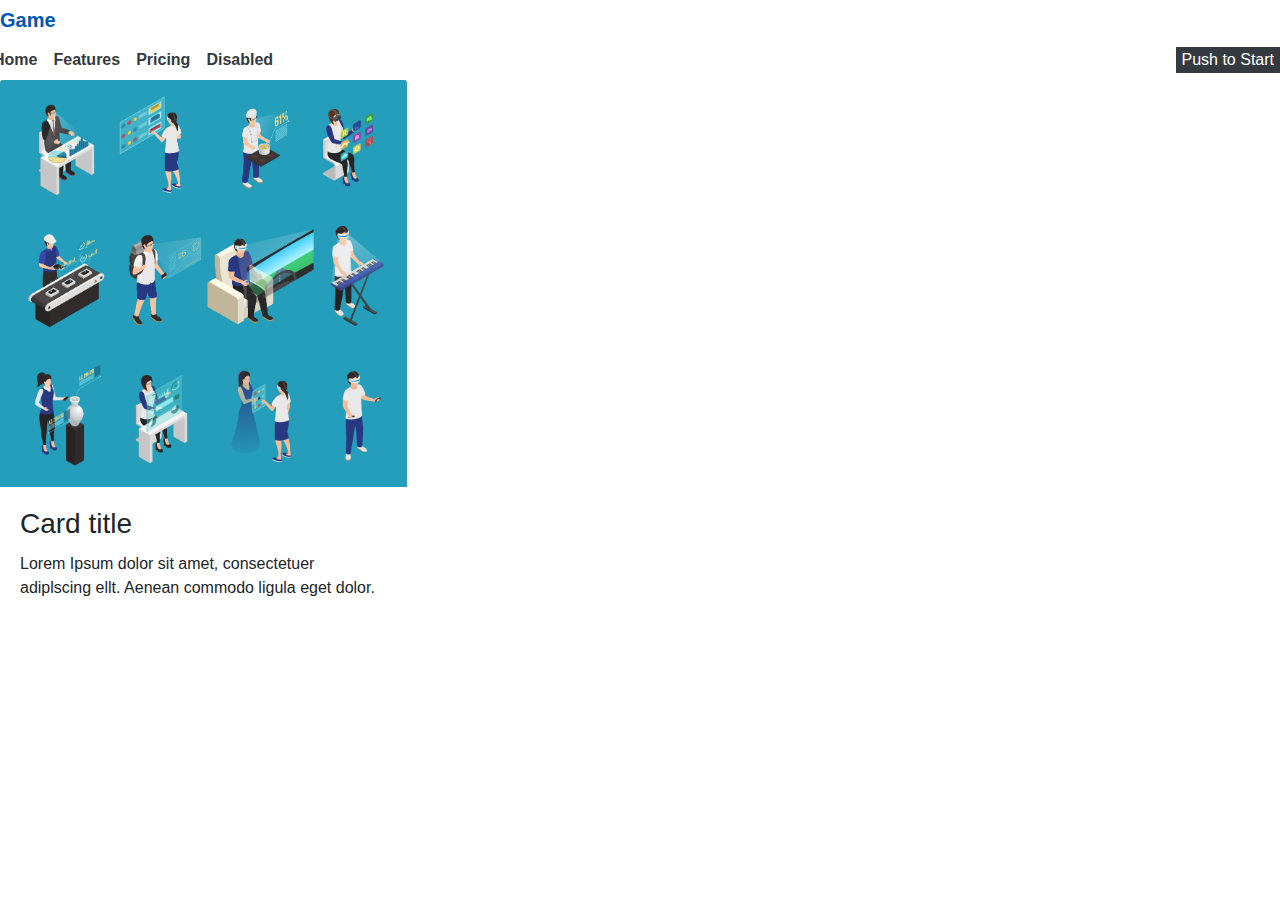
<file: FL13_HW13/index.html>
<!DOCTYPE html>
<html lang="en">
<head>
    <meta charset="UTF-8">
    <meta name="viewport" content="width=device-width, initial-scale=1.0">
    <title>Document</title>
    <link rel="stylesheet" href="https://stackpath.bootstrapcdn.com/bootstrap/4.4.1/css/bootstrap.min.css" integrity="sha384-Vkoo8x4CGsO3+Hhxv8T/Q5PaXtkKtu6ug5TOeNV6gBiFeWPGFN9MuhOf23Q9Ifjh" crossorigin="anonymous">
</head>
<body>
  <div class="navbsr navbar-expand-md navba-light">
    <a class="navbar-brand" href="#"><strong>Game</strong></a>
    <button class="navbar-toggler" type="button" data-toggle="collapse" data-target="navbarSupportedContent">
      <span class="navbar-toggler-icon"></span>
    </button>

    <div class="collapse navbar-collapse" id="navbarSuppoetedContent">
      <ul class="navbar-nav mr-auto row justify-content-center">
        <li class="nav-item">
          <a class="nav-link text-dark" href="#"><strong>Home</strong></a>
        </li>
        <li class="nav-item">
          <a class="nav-link text-dark" href="#"><strong>Features</strong></a>
        </li>
        <li class="nav-item dropdown">
          <a class="nav-link text-dark" href="#"><strong>Pricing</strong></a>
        </li>
        <li class="nav-item">
          <a class="nav-link text-dark" href="#"><strong>Disabled</strong></a>
        </li>
      </ul>
      <button class="bg-dark text-white border-0" type="submit">Push to Start</button>
    </div>
  </div>
    <div class="row">
        <div class="col-sm-6 col-md-4">
          <div class="card bg-transparent border-0">
            <img src="assets/1.jpg" alt="img" class="card-img-top img-fluid" />
            <div class="card-body">
              <h3 class="card-title">Card title</h3>
              <p class="card-text">Lorem Ipsum dolor sit amet, consectetuer adiplscing ellt. Aenean commodo ligula eget dolor.</p>
            </div>
          </div>
        </div>
      </div>
<script src="https://code.jquery.com/jquery-3.4.1.slim.min.js" integrity="sha384-J6qa4849blE2+poT4WnyKhv5vZF5SrPo0iEjwBvKU7imGFAV0wwj1yYfoRSJoZ+n" crossorigin="anonymous"></script>
<script src="https://cdn.jsdelivr.net/npm/popper.js@1.16.0/dist/umd/popper.min.js" integrity="sha384-Q6E9RHvbIyZFJoft+2mJbHaEWldlvI9IOYy5n3zV9zzTtmI3UksdQRVvoxMfooAo" crossorigin="anonymous"></script>
<script src="https://stackpath.bootstrapcdn.com/bootstrap/4.4.1/js/bootstrap.min.js" integrity="sha384-wfSDF2E50Y2D1uUdj0O3uMBJnjuUD4Ih7YwaYd1iqfktj0Uod8GCExl3Og8ifwB6" crossorigin="anonymous"></script>
</body>
</html>
</file>
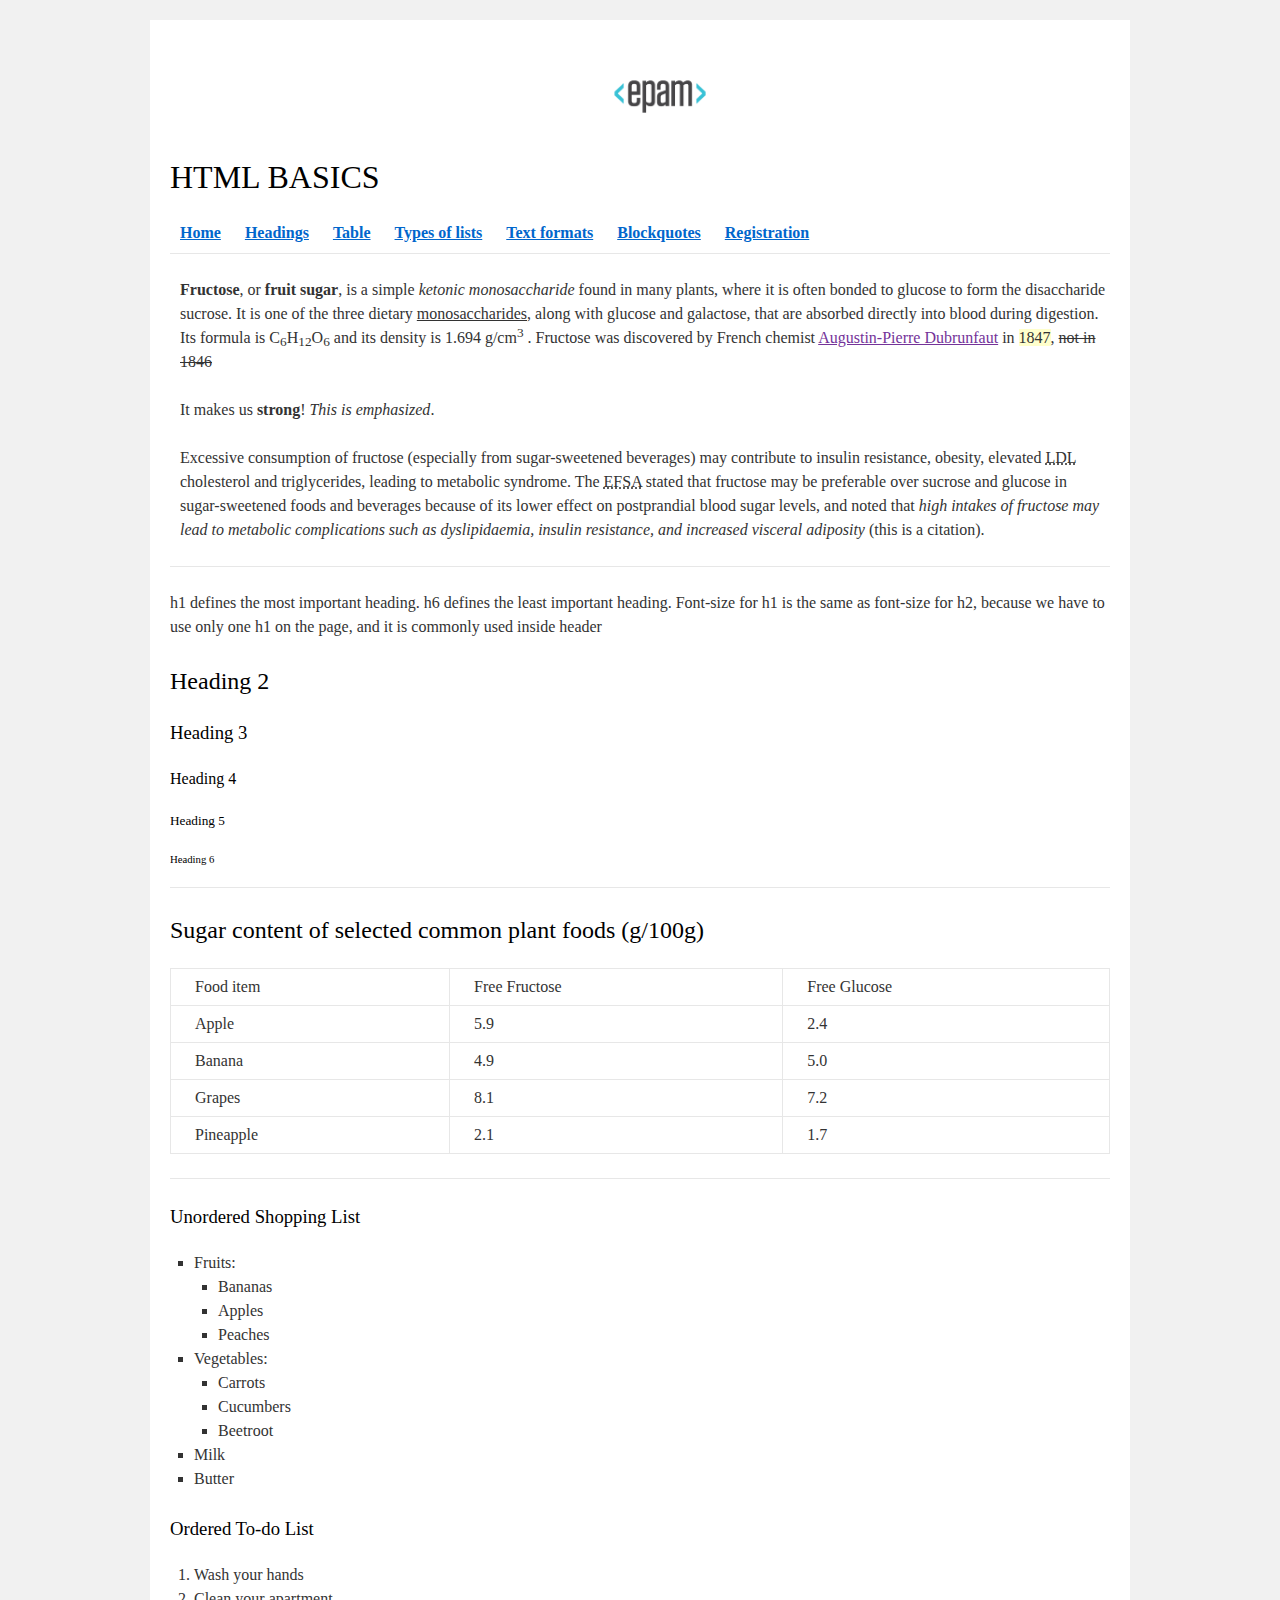
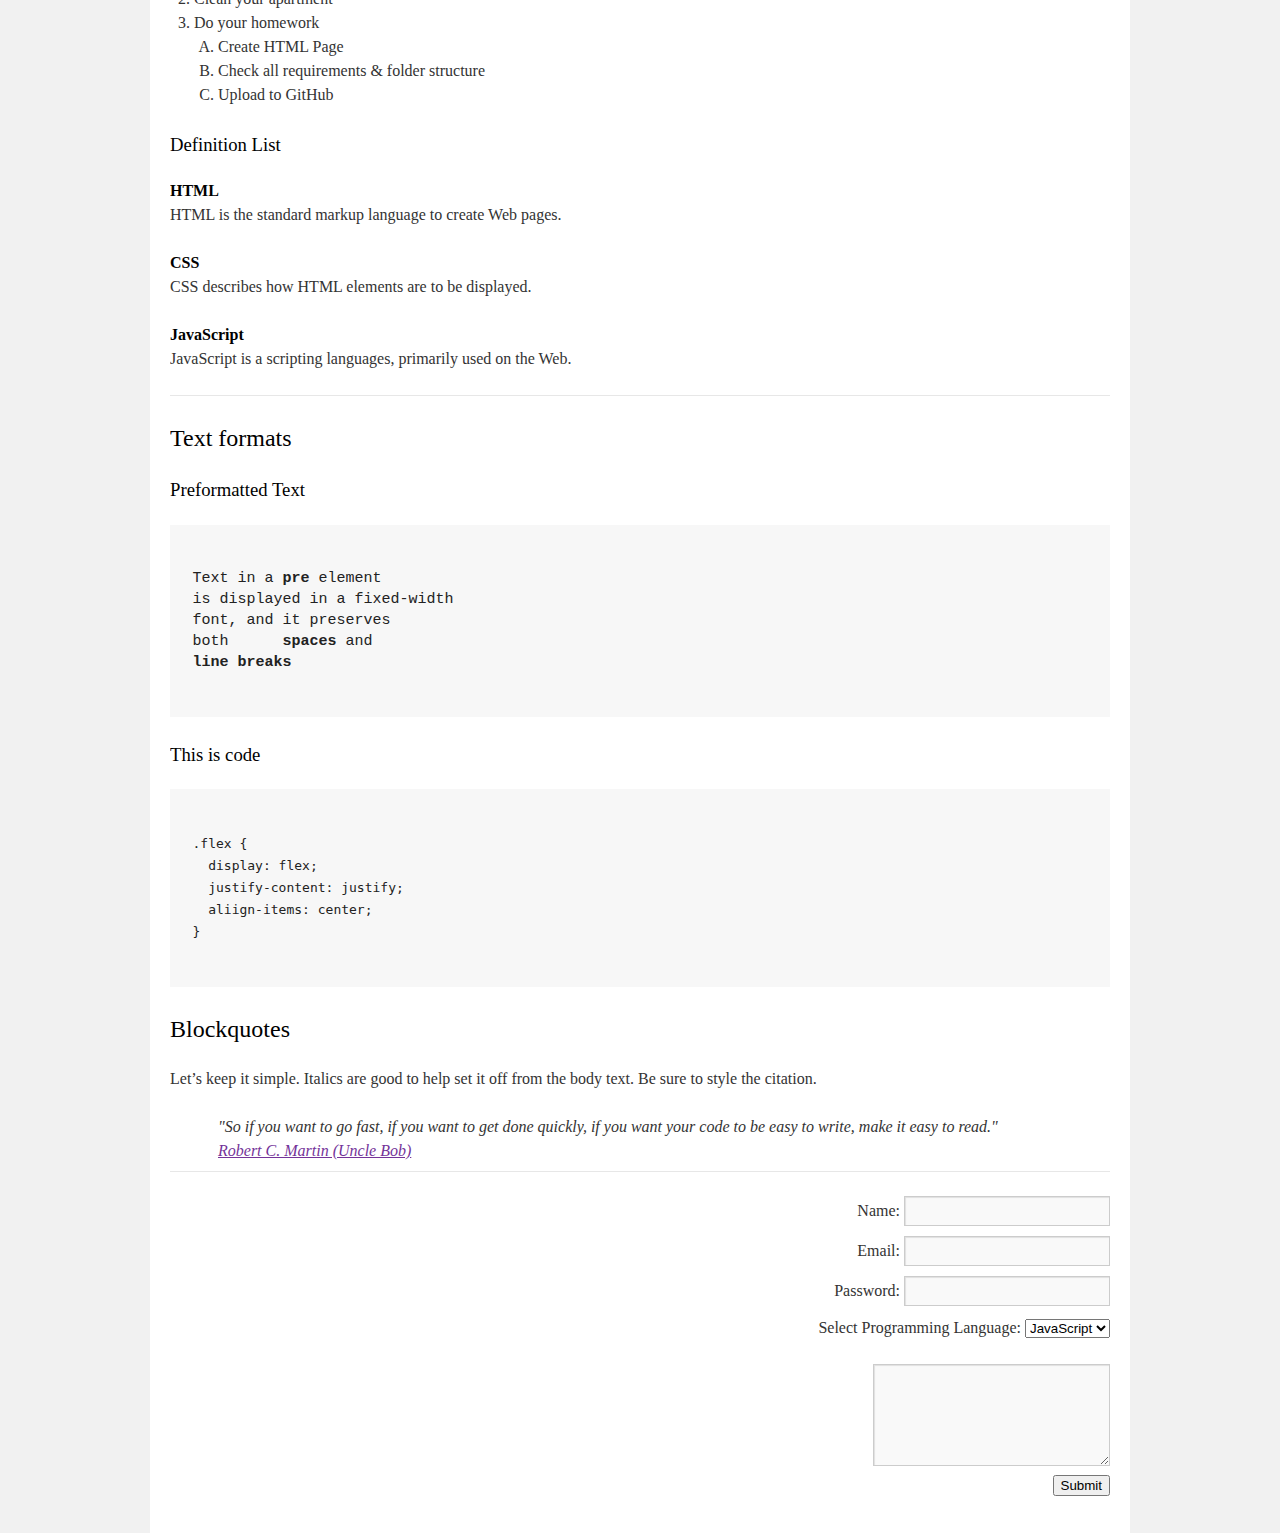
<file: homework/index.html>
<!DOCTYPE html>
<html lang="en">

<head>
  <meta charset="utf-8">
  <title>HTML Basics</title>
  <link rel="stylesheet" href="style.css">
</head>

<body>
  <div id="wrapper">
    <div id="main">
      <div id="container">
        <div id="content" role="main">
          <a href="http://www.epam.com/">
            <img src="logo.png" alt="logo.png"> 
          </a> 
          	<h1 id="Home"> HTML BASICS </h1>
            	<nav id="menu">
	         		<a href="#Home"><b>Home</b></a>
	        		<a href="#Headings"><b>Headings</b></a>
	        		<a href="#Table"><b>Table</b></a>
	       			<a href="#TypesOfLists"><b>Types of lists</b></a>
	         		<a href="#TextFormats"><b>Text formats</b></a>
	         		<a href="#Blockquotes"><b>Blockquotes</b></a>
	         		<a href="#Registration"><b>Registration</b></a>
         		</nav>
         	<hr>
            <article aria-label="FirstParagraph">
            <p>
            	<b>Fructose</b>, or <b>fruit sugar</b>, is a simple <i>ketonic monosaccharide </i> 
            	found in many plants, where it is often bonded to glucose to form the disaccharide sucrose.
                It is one of the three dietary
            	<u>monosaccharides</u>, along with glucose and galactose, that are absorbed directly into blood during digestion.
            	Its formula is C<sub>6</sub>H<sub>12</sub>O<sub>6</sub> and its density is 1.694 g/cm<sup>3</sup> .
            	Fructose was discovered by French chemist
            	<a href="">Augustin-Pierre Dubrunfaut</a> in <ins>1847</ins>, <del>not in 1846</del>
            </p>
            <p>
            	It makes us <strong>strong</strong>! <em>This is emphasized</em>.
            </p>
            <p>
            	Excessive consumption of fructose (especially from sugar-sweetened beverages) may contribute to insulin resistance, obesity, elevated
 				<abbr title="Low-density lipoprotein">LDL</abbr> cholesterol and triglycerides, leading to metabolic syndrome.
				The <abbr title="European Food Safety Authority">EFSA</abbr> stated that fructose may be preferable over sucrose and glucose in sugar-sweetened foods and beverages because of its lower effect on postprandial blood sugar levels, and noted that <i>high intakes of fructose may lead to metabolic complications such as dyslipidaemia, insulin resistance, and increased visceral adiposity</i> (this is a citation).
            </p>
        	</article>
        	<hr>
        	<section id="Headings">
				<p>
					h1 defines the most important heading. h6 defines the least important heading. Font-size for h1 is the same as font-size for h2, because we have to use only one h1 on the page, and it is commonly used inside header
				</p>
					<h2>Heading 2</h2>
					<h3>Heading 3</h3>
					<h4>Heading 4</h4>
					<h5>Heading 5</h5>
					<h6>Heading 6</h6>
			</section>
			<hr>
			<section id="Table">
				<h2>Sugar content of selected common plant foods (g/100g)</h2>
				<table>
				    <thead>
						<tr>
							<td>Food item</td>
							<td>Free Fructose</td>
							<td>Free Glucose</td>
						</tr>
					</thead>
					<tbody>
						<tr>
							<td>Apple</td>
							<td>5.9</td>
							<td>2.4</td>
						</tr>
					</tbody>
					<tbody>
						<tr>
							<td>Banana</td>
							<td>4.9</td>
							<td>5.0</td>
						</tr>
					</tbody>
					<tbody>
						<tr>
							<td>Grapes</td>
							<td>8.1</td>
							<td>7.2</td>
						</tr>
					</tbody>
					<tbody>
						<tr>
							<td>Pineapple</td>
							<td>2.1</td>
							<td>1.7</td>
						</tr>
					</tbody>
				</table>
			</section>
			<hr>
			<section id="TypesOfLists">
				<h3>Unordered Shopping List</h3>
				<ul>
				    <li>Fruits:
						<ul>
							<li>Bananas</li>
							<li>Apples</li>
							<li>Peaches</li>
						</ul>
				    </li>
					<li>Vegetables:
						<ul>
							<li>Carrots</li>
							<li>Cucumbers</li>
							<li>Beetroot</li>
						</ul>
					</li>
					<li>Milk</li>
					<li>Butter</li>
				</ul>
				<h3>Ordered To-do List</h3>
				<ol>
					<li>Wash your hands</li>
					<li>Clean your apartment</li>
					<li>Do your homework
						<ol>
							<li>Create HTML Page</li>
							<li>Check all requirements & folder structure</li>
							<li>Upload to GitHub</li>						
						</ol>
					</li>
				</ol>
				<h3>Definition List</h3>
				<dl>
					<dt>HTML</dt>
						<dd>HTML is the standard markup language to create Web pages.</dd>
					<dt>CSS</dt>
						<dd>CSS describes how HTML elements are to be displayed.</dd>	
					<dt>JavaScript</dt>
						<dd>JavaScript is a scripting languages, primarily used on the Web.</dd>		
				</dl>				
			</section>
			<hr>
			<section id="TextFormats">
				<h2>Text formats</h2>
				<h3>Preformatted Text</h3>
<pre>

Text in a <b>pre</b> element
is displayed in a fixed-width
font, and it preserves
both      <b>spaces</b> and
<b>line breaks</b>

</pre>
				<h3>This is code</h3>
<pre>
<code>
.flex {
  display: flex;
  justify-content: justify;
  aliign-items: center;
}
</code>
</pre>	
			</section>
			<section id="Blockquotes">
				<h2>Blockquotes</h2>
				<p>Let’s keep it simple. Italics are good to help set it off from the body text. Be sure to style the citation.</p>
					<blockquote>
					"So if you want to go fast, if you want to get done quickly, if you want your code to be easy to write, make it easy to read."<br>
					<a href="">Robert C. Martin (Uncle Bob)</a>	
					</blockquote>
			</section>	
			<hr>
			<section id="Registration" aria-label="Registration">
				<form action="#">
					<fieldset>
	  					<label for="name">Name:</label>
				    	<input type="text" id="name" name="name">
				    </fieldset>
				    <fieldset>
				    	<label for="email">Email:</label>
				    	<input type="email" id="email" name="email">
				    </fieldset>
				    <fieldset>
				    	<label for="password">Password:</label>
				    	<input type="password" id="password" name="password">
				    </fieldset>
				    <fieldset>
				    	<label for="select">Select Programming Language:</label>
				    	<select name="select" id="select">
    						<option value="JavaScript">JavaScript</option>
    						<option value=".Net">.Net</option>
    						<option value="Java">Java</option>
						</select><br><br>
					</fieldset>
					<fieldset>
				    	<textarea name="textarea" cols="24" rows="4"></textarea>
				    </fieldset>
				    <fieldset>
 		  				<button>Submit</button>
 		  			</fieldset>
				</form> 
			</section>
		  </div>
        </div>
      </div>
    </div>
  </body>
</html>
</file>
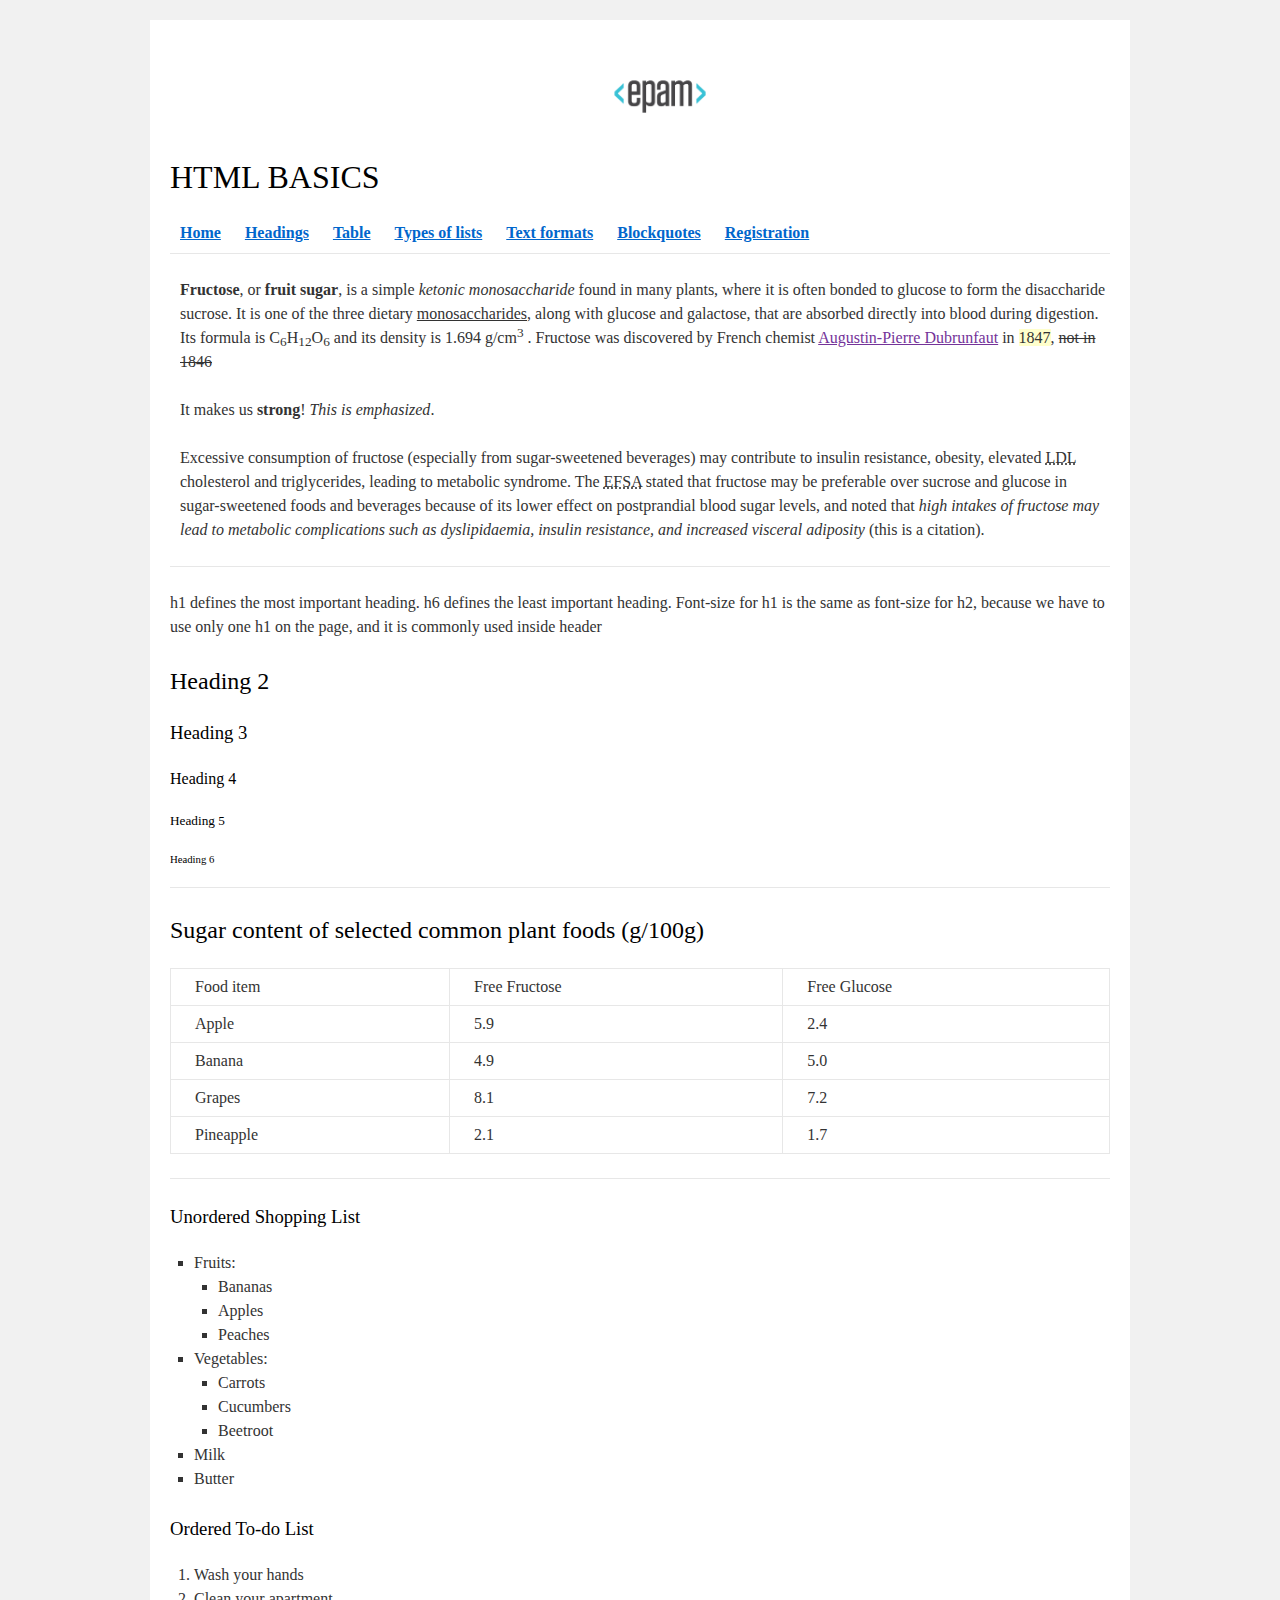
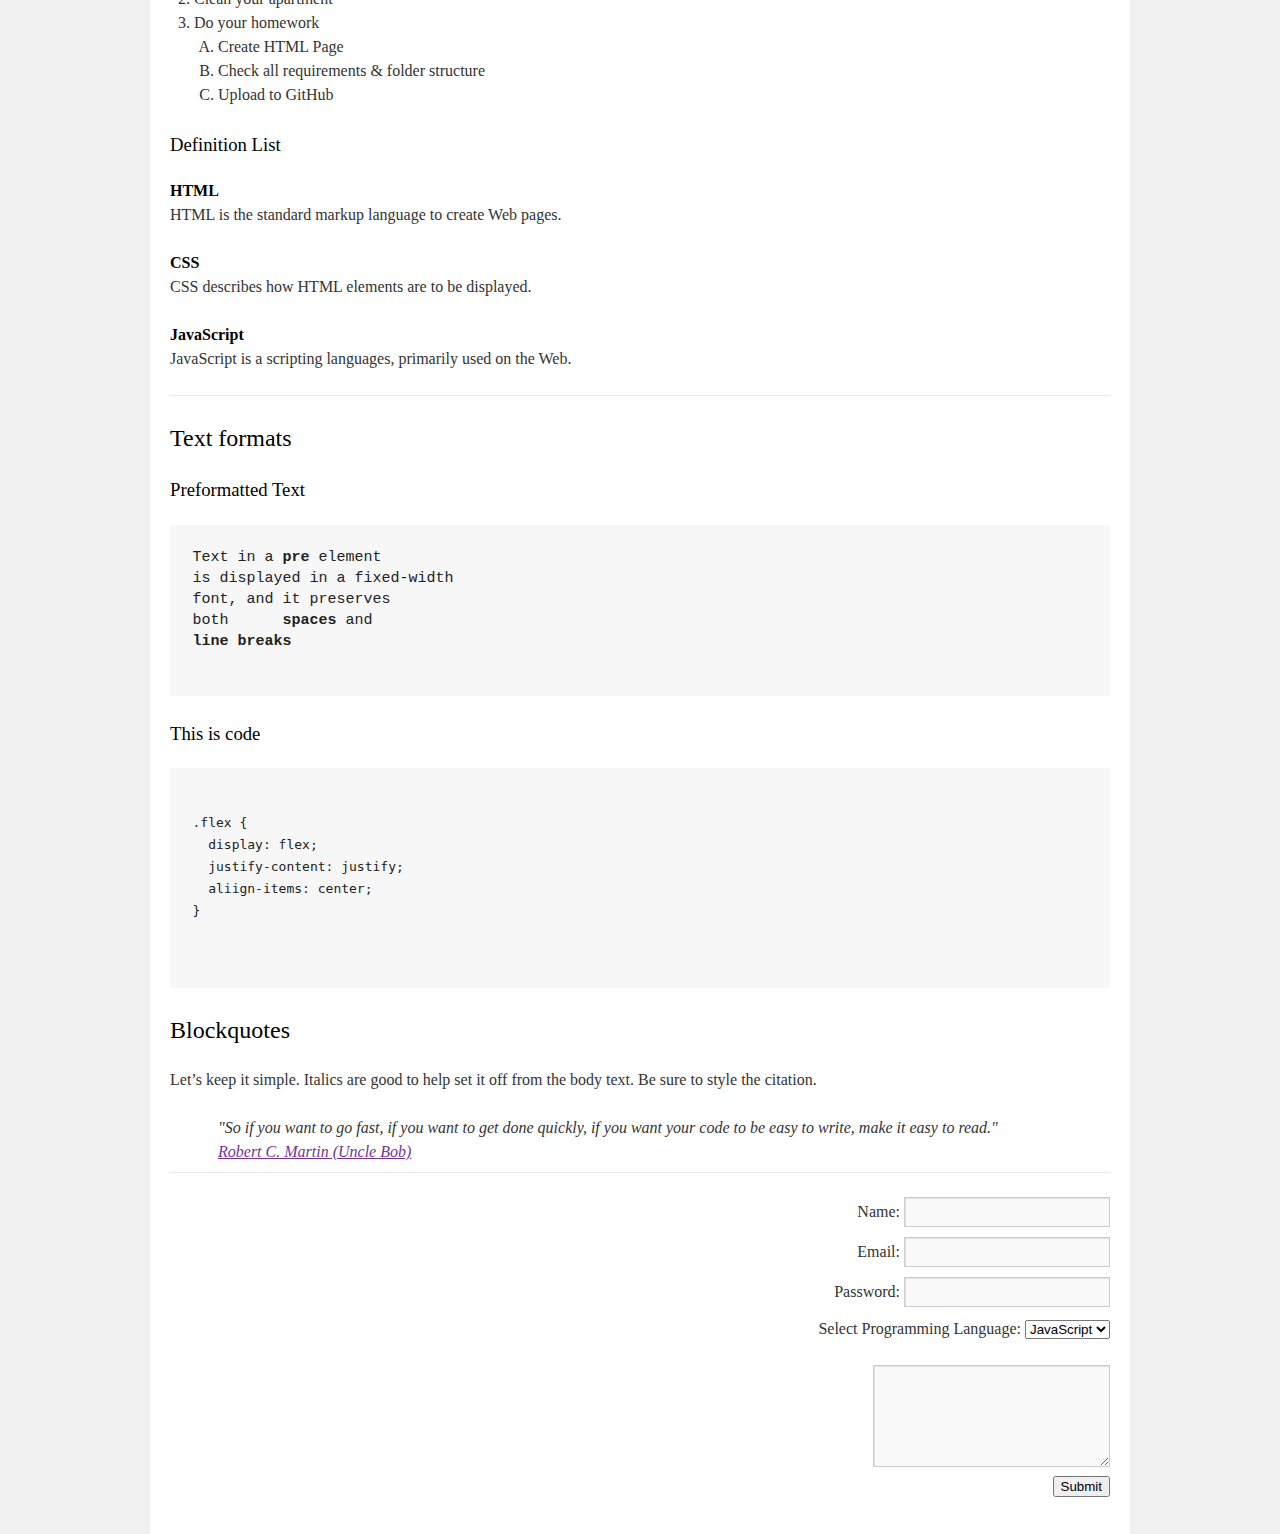
<file: FL13_HW1/homework/index.html>
<!DOCTYPE html>
<html lang="en">

<head>
  <meta charset="utf-8">
  <title>HTML Basics</title>
  <link rel="stylesheet" href="style.css">
</head>

<body>
  <div id="wrapper">
    <div id="main">
      <div id="container">
        <div id="content" role="main">
          <a href="http://www.epam.com/">
            <img src="logo.png" alt="logo.png"> 
          </a> 
          	<h1 id="Home"> HTML BASICS </h1>
            	<nav id="menu">
	         		<a href="#Home"><b>Home</b></a>
	        		<a href="#Headings"><b>Headings</b></a>
	        		<a href="#Table"><b>Table</b></a>
	       			<a href="#TypesOfLists"><b>Types of lists</b></a>
	         		<a href="#TextFormats"><b>Text formats</b></a>
	         		<a href="#Blockquotes"><b>Blockquotes</b></a>
	         		<a href="#Registration"><b>Registration</b></a>
         		</nav>
         	<hr>
            <article aria-label="FirstParagraph">
            <p>
            	<b>Fructose</b>, or <b>fruit sugar</b>, is a simple <i>ketonic monosaccharide </i> 
            	found in many plants, where it is often bonded to glucose to form the disaccharide sucrose.
                It is one of the three dietary
            	<u>monosaccharides</u>, along with glucose and galactose, that are absorbed directly into blood during digestion.
            	Its formula is C<sub>6</sub>H<sub>12</sub>O<sub>6</sub> and its density is 1.694 g/cm<sup>3</sup> .
            	Fructose was discovered by French chemist
            	<a href="">Augustin-Pierre Dubrunfaut</a> in <ins>1847</ins>, <del>not in 1846</del>
            </p>
            <p>
            	It makes us <strong>strong</strong>! <em>This is emphasized</em>.
            </p>
            <p>
            	Excessive consumption of fructose (especially from sugar-sweetened beverages) may contribute to insulin resistance, obesity, elevated
 				<abbr title="Low-density lipoprotein">LDL</abbr> cholesterol and triglycerides, leading to metabolic syndrome.
				The <abbr title="European Food Safety Authority">EFSA</abbr> stated that fructose may be preferable over sucrose and glucose in sugar-sweetened foods and beverages because of its lower effect on postprandial blood sugar levels, and noted that <i>high intakes of fructose may lead to metabolic complications such as dyslipidaemia, insulin resistance, and increased visceral adiposity</i> (this is a citation).
            </p>
        	</article>
        	<hr>
        	<section id="Headings">
				<p>
					h1 defines the most important heading. h6 defines the least important heading. Font-size for h1 is the same as font-size for h2, because we have to use only one h1 on the page, and it is commonly used inside header
				</p>
					<h2>Heading 2</h2>
					<h3>Heading 3</h3>
					<h4>Heading 4</h4>
					<h5>Heading 5</h5>
					<h6>Heading 6</h6>
			</section>
			<hr>
			<section id="Table">
				<h2>Sugar content of selected common plant foods (g/100g)</h2>
				<table>
				    <thead>
						<tr>
							<td>Food item</td>
							<td>Free Fructose</td>
							<td>Free Glucose</td>
						</tr>
					</thead>
					<tbody>
						<tr>
							<td>Apple</td>
							<td>5.9</td>
							<td>2.4</td>
						</tr>
					</tbody>
					<tbody>
						<tr>
							<td>Banana</td>
							<td>4.9</td>
							<td>5.0</td>
						</tr>
					</tbody>
					<tbody>
						<tr>
							<td>Grapes</td>
							<td>8.1</td>
							<td>7.2</td>
						</tr>
					</tbody>
					<tbody>
						<tr>
							<td>Pineapple</td>
							<td>2.1</td>
							<td>1.7</td>
						</tr>
					</tbody>
				</table>
			</section>
			<hr>
			<section id="TypesOfLists">
				<h3>Unordered Shopping List</h3>
				<ul>
				    <li>Fruits:
						<ul>
							<li>Bananas</li>
							<li>Apples</li>
							<li>Peaches</li>
						</ul>
				    </li>
					<li>Vegetables:
						<ul>
							<li>Carrots</li>
							<li>Cucumbers</li>
							<li>Beetroot</li>
						</ul>
					</li>
					<li>Milk</li>
					<li>Butter</li>
				</ul>
				<h3>Ordered To-do List</h3>
				<ol>
					<li>Wash your hands</li>
					<li>Clean your apartment</li>
					<li>Do your homework
						<ol>
							<li>Create HTML Page</li>
							<li>Check all requirements & folder structure</li>
							<li>Upload to GitHub</li>						
						</ol>
					</li>
				</ol>
				<h3>Definition List</h3>
				<dl>
					<dt>HTML</dt>
						<dd>HTML is the standard markup language to create Web pages.</dd>
					<dt>CSS</dt>
						<dd>CSS describes how HTML elements are to be displayed.</dd>	
					<dt>JavaScript</dt>
						<dd>JavaScript is a scripting languages, primarily used on the Web.</dd>		
				</dl>				
			</section>
			<hr>
			<section id="TextFormats">
				<h2>Text formats</h2>
				<h3>Preformatted Text</h3>
			<pre>
Text in a <b>pre</b> element
is displayed in a fixed-width
font, and it preserves
both      <b>spaces</b> and
<b>line breaks</b>
			</pre>
				<h3>This is code</h3>
			<pre>
				<code>
.flex {
  display: flex;
  justify-content: justify;
  aliign-items: center;
}
				</code>
			</pre>	
			</section>
			<section id="Blockquotes">
				<h2>Blockquotes</h2>
				<p>Let’s keep it simple. Italics are good to help set it off from the body text. Be sure to style the citation.</p>
					<blockquote>
					"So if you want to go fast, if you want to get done quickly, if you want your code to be easy to write, make it easy to read."<br>
					<a href="">Robert C. Martin (Uncle Bob)</a>	
					</blockquote>
			</section>	
			<hr>
			<section id="Registration" aria-label="Registration">
				<form action="#">
					<fieldset>
	  					<label for="name">Name:</label>
				    	<input type="text" id="name" name="name">
				    </fieldset>
				    <fieldset>
				    	<label for="email">Email:</label>
				    	<input type="email" id="email" name="email">
				    </fieldset>
				    <fieldset>
				    	<label for="password">Password:</label>
				    	<input type="password" id="password" name="password">
				    </fieldset>
				    <fieldset>
				    	<label for="select">Select Programming Language:</label>
				    	<select name="select" id="select">
    						<option value="JavaScript">JavaScript</option>
    						<option value=".Net">.Net</option>
    						<option value="Java">Java</option>
						</select><br><br>
					</fieldset>
					<fieldset>
				    	<textarea name="textarea" cols="24" rows="4"></textarea>
				    </fieldset>
				    <fieldset>
 		  				<button type="submit">Submit</button>
 		  			</fieldset>
				</form> 
			</section>
		  </div>
        </div>
      </div>
    </div>
  </body>
</html>
</file>
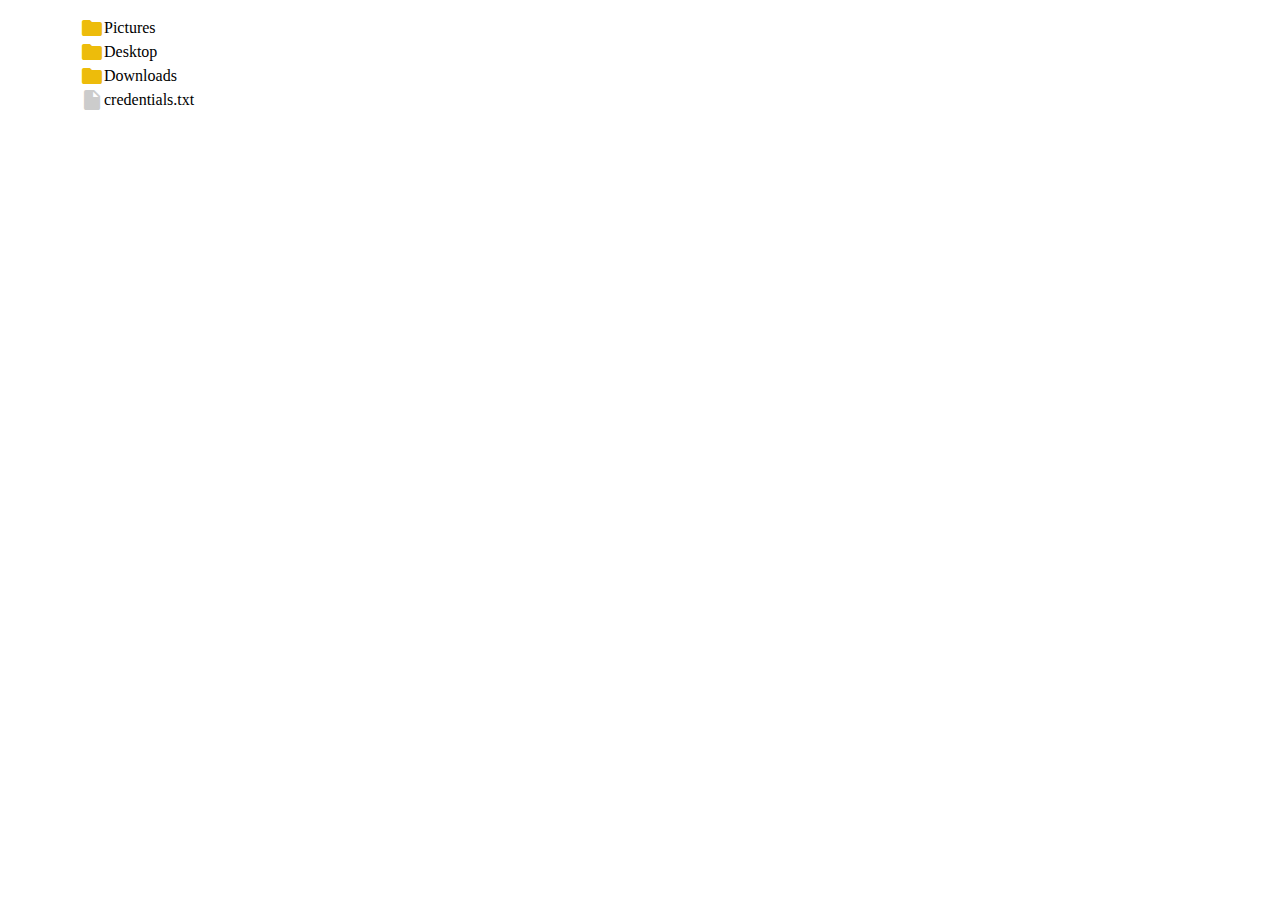
<file: FL13_HW11/homework/index.html>
<!-- DO NOT MODIFY THIS FILE -->
<!DOCTYPE html>
<html lang="en">
<head>
  <meta charset="UTF-8">
  <title>Homework 11 - DOM</title>
  <link rel="stylesheet" href="material-icons/material-icons.css">
  <link rel="stylesheet" href="styles.css">
</head>
<body>
  <div id="root"></div>

  <script src="./app.js"></script>
</body>
</html>
</file>
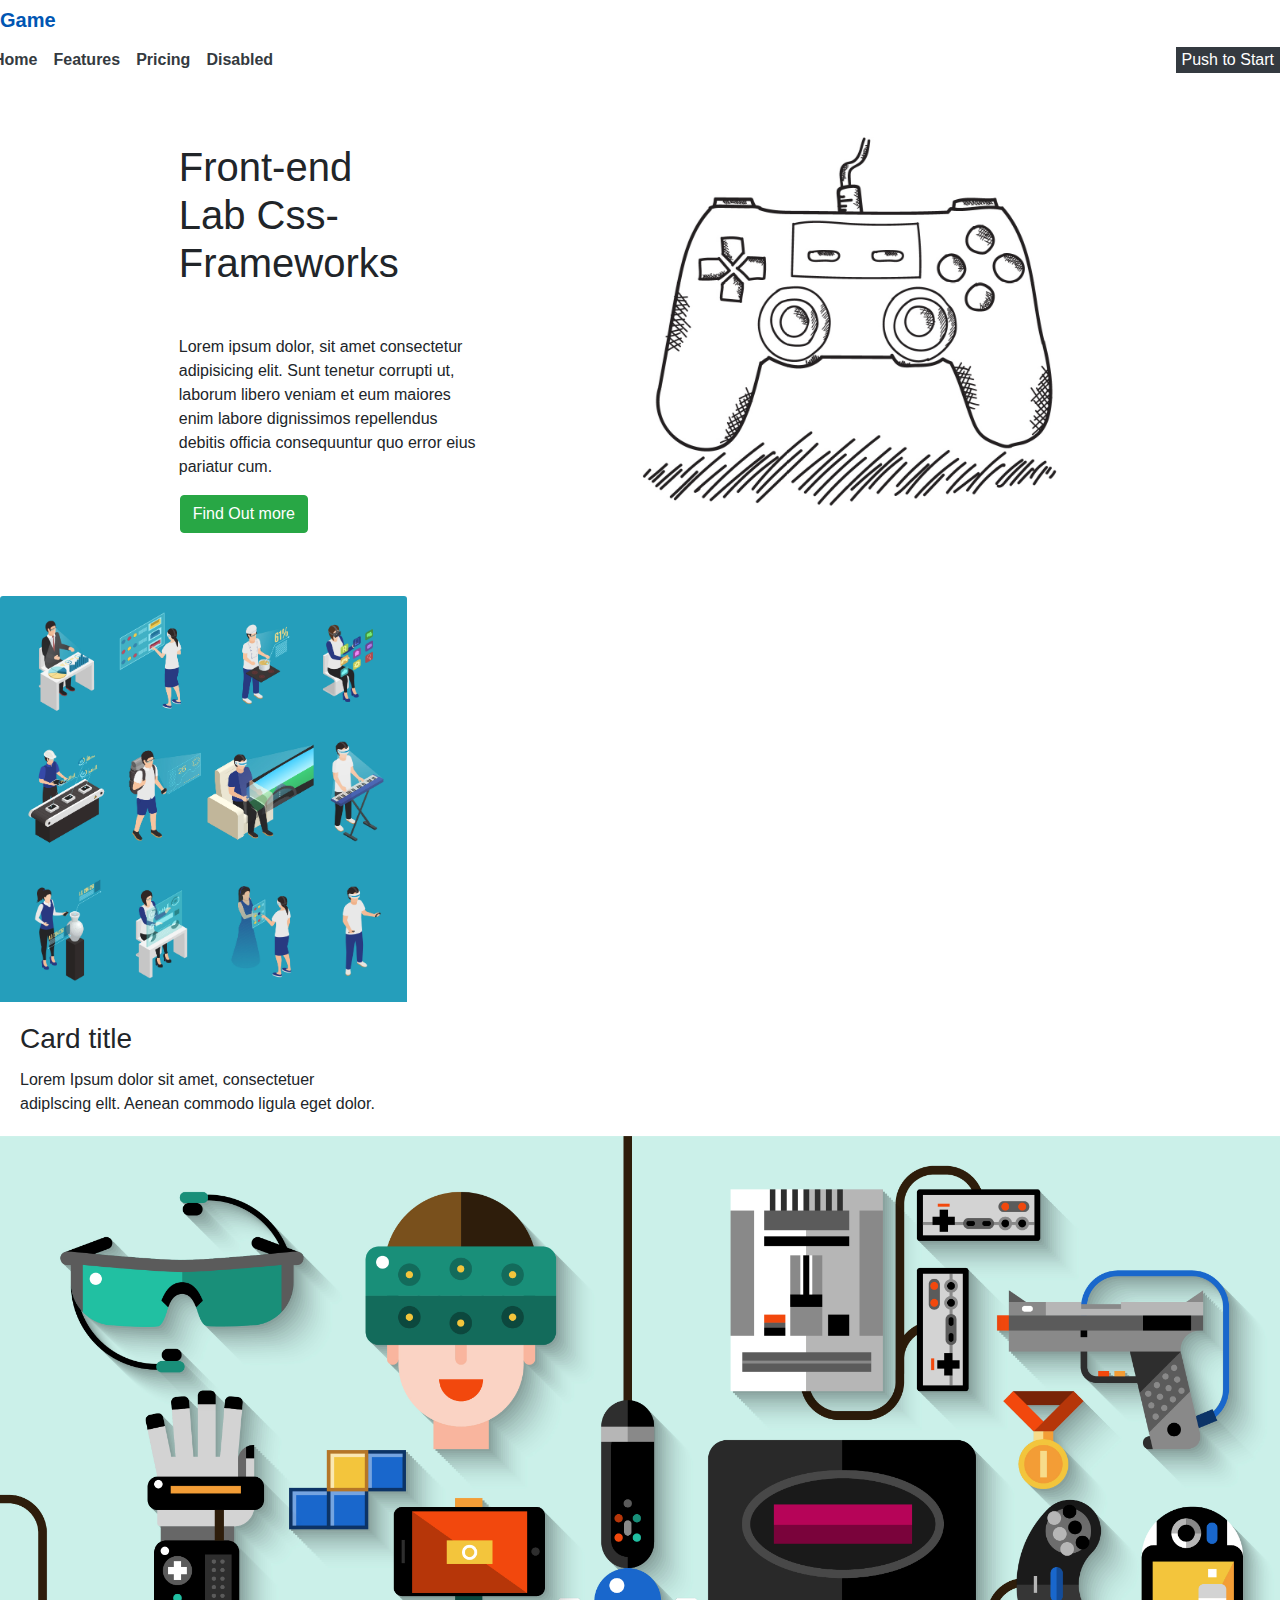
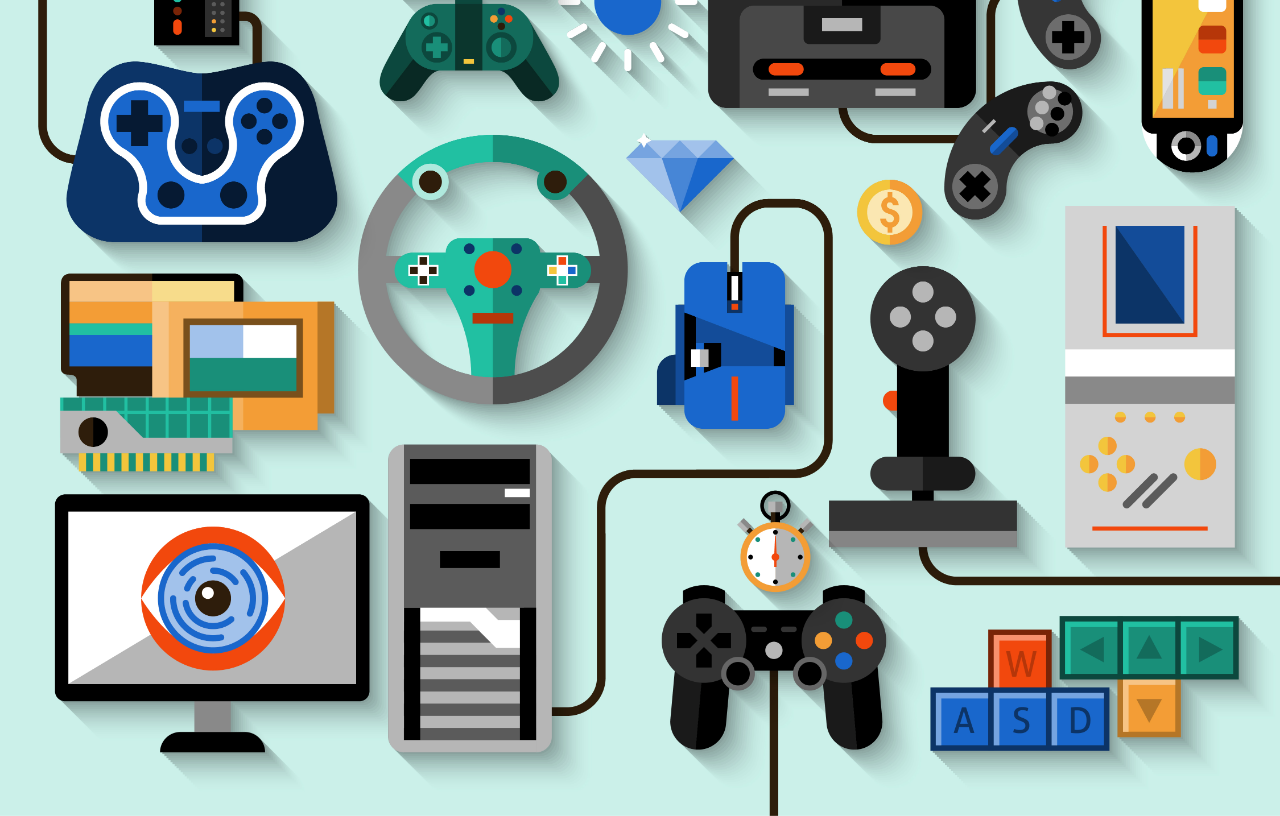
<file: FL13_HW13/homework/index.html>
<!DOCTYPE html>
<html lang="en">
<head>
    <meta charset="UTF-8">
    <meta name="viewport" content="width=device-width, initial-scale=1.0">
    <title>Document</title>
    <link rel="stylesheet" href="https://stackpath.bootstrapcdn.com/bootstrap/4.4.1/css/bootstrap.min.css" integrity="sha384-Vkoo8x4CGsO3+Hhxv8T/Q5PaXtkKtu6ug5TOeNV6gBiFeWPGFN9MuhOf23Q9Ifjh" crossorigin="anonymous">
</head>
<body>
  <div class="navbsr navbar-expand-md navba-light">
    <a class="navbar-brand" href="#"><strong>Game</strong></a>
    <button class="navbar-toggler" type="button" data-toggle="collapse" data-target="navbarSupportedContent">
      <span class="navbar-toggler-icon"></span>
    </button>

    <div class="collapse navbar-collapse" id="navbarSuppoetedContent">
      <ul class="navbar-nav mr-auto row justify-content-center">
        <li class="nav-item">
          <a class="nav-link text-dark" href="#"><strong>Home</strong></a>
        </li>
        <li class="nav-item">
          <a class="nav-link text-dark" href="#"><strong>Features</strong></a>
        </li>
        <li class="nav-item dropdown">
          <a class="nav-link text-dark" href="#"><strong>Pricing</strong></a>
        </li>
        <li class="nav-item">
          <a class="nav-link text-dark" href="#"><strong>Disabled</strong></a>
        </li>
      </ul>
      <button class="bg-dark text-white border-0" type="submit">Push to Start</button>
    </div>
  </div>
    <div class="row justify-content-center align-items-center order-1">
      <div class="col-12 col-sm-9 col-md-4">
      <h1 class="col-8 align-self-center fs mb-5">Front-end Lab Css-Frameworks</h1>
      <p class="col-10 align-self-center fs-s">Lorem ipsum dolor, sit amet consectetur adipisicing
      elit. Sunt tenetur
      corrupti
      ut, laborum libero veniam et
      eum maiores enim labore dignissimos repellendus debitis officia consequuntur quo error eius pariatur cum.</p>
      <button class="btn btn-success fs-s ml-3">Find Out more</button>
      </div>
      <img class="col-12 col-sm-12 col-md-5 sticky-top order-2" src="assets/hero-5.jpg" alt="img">
      </div>
      <div class="row">
        <div class="col-sm-6 col-md-4">
          <div class="card bg-transparent border-0">
            <img src="assets/1.jpg" alt="img" class="card-img-top img-fluid" />
            <div class="card-body">
              <h3 class="card-title">Card title</h3>
              <p class="card-text">Lorem Ipsum dolor sit amet, consectetuer adiplscing ellt. Aenean commodo ligula eget dolor.</p>
            </div>
          </div>
        </div>
      </div>
    <img src="assets/6.jpg" class="img-fluid" alt="Responsive image">
<script src="https://code.jquery.com/jquery-3.4.1.slim.min.js" integrity="sha384-J6qa4849blE2+poT4WnyKhv5vZF5SrPo0iEjwBvKU7imGFAV0wwj1yYfoRSJoZ+n" crossorigin="anonymous"></script>
<script src="https://cdn.jsdelivr.net/npm/popper.js@1.16.0/dist/umd/popper.min.js" integrity="sha384-Q6E9RHvbIyZFJoft+2mJbHaEWldlvI9IOYy5n3zV9zzTtmI3UksdQRVvoxMfooAo" crossorigin="anonymous"></script>
<script src="https://stackpath.bootstrapcdn.com/bootstrap/4.4.1/js/bootstrap.min.js" integrity="sha384-wfSDF2E50Y2D1uUdj0O3uMBJnjuUD4Ih7YwaYd1iqfktj0Uod8GCExl3Og8ifwB6" crossorigin="anonymous"></script>
</body>
</html>
</file>
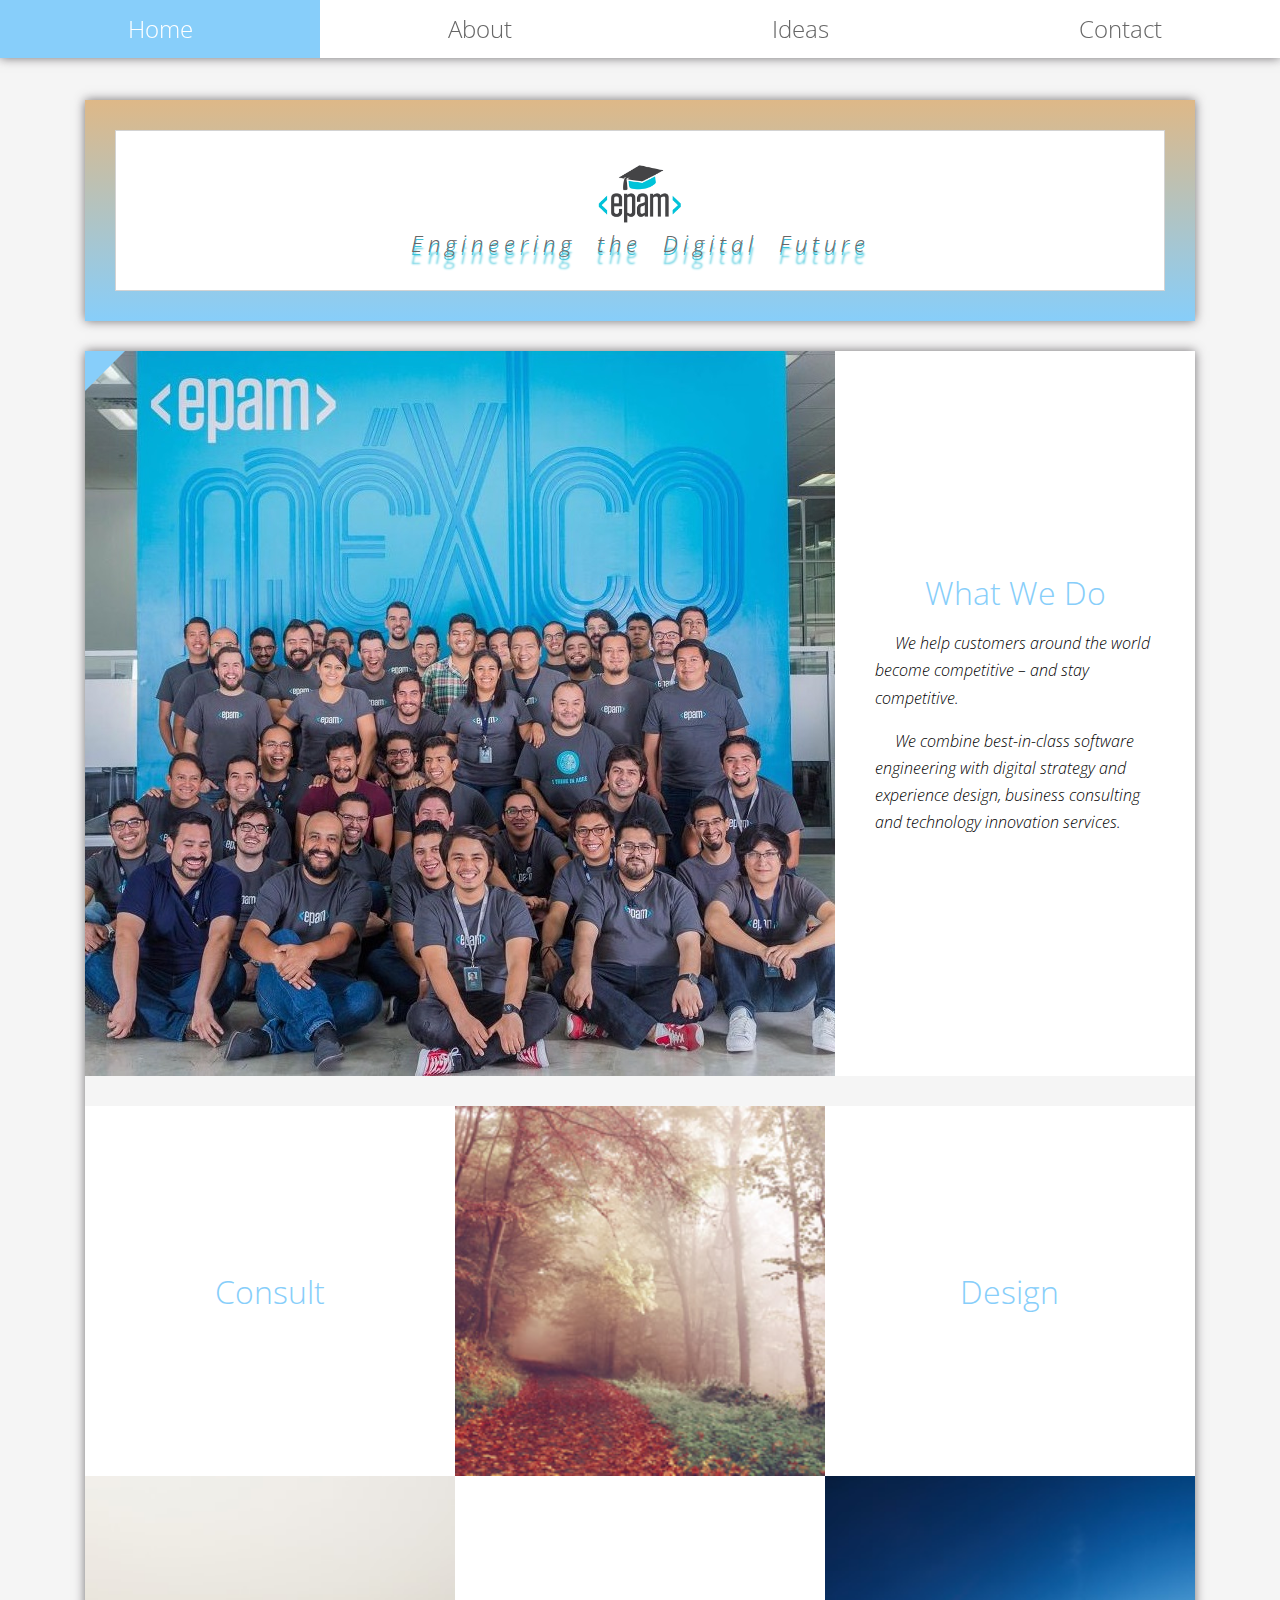
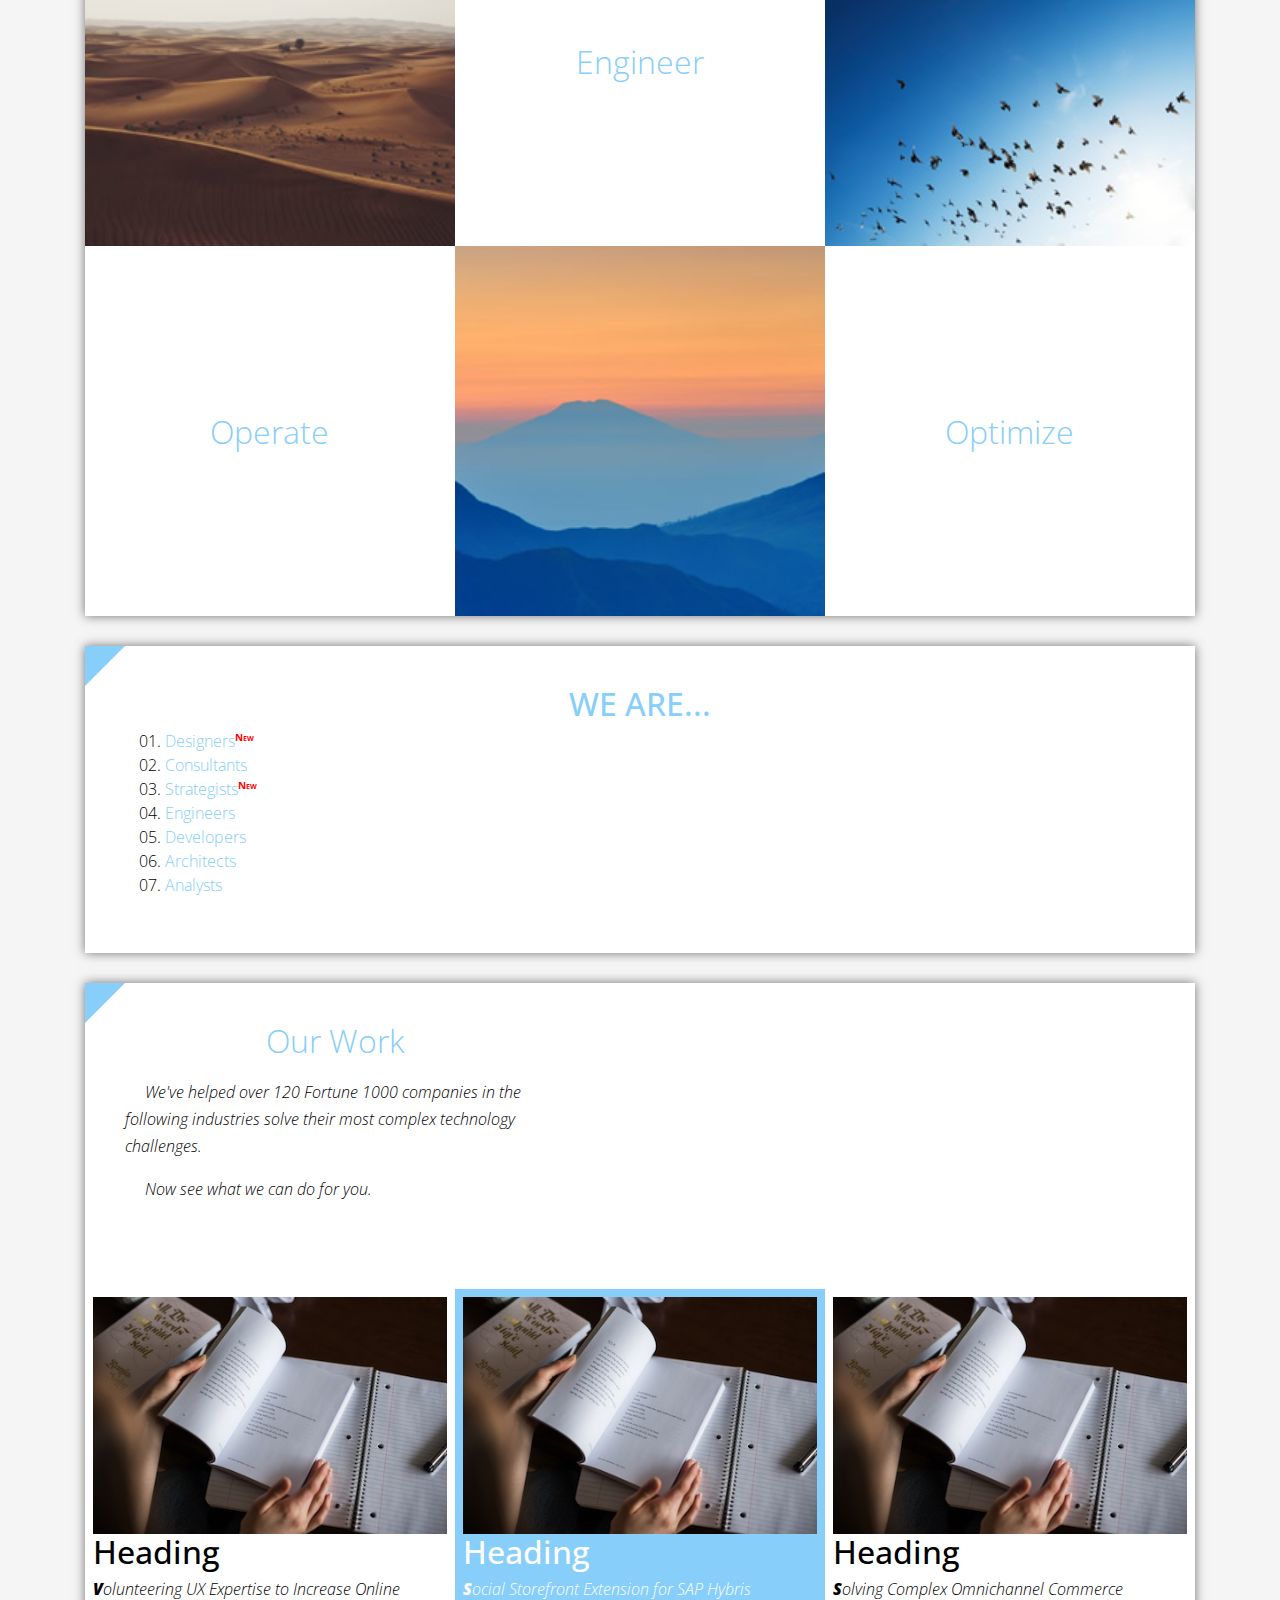
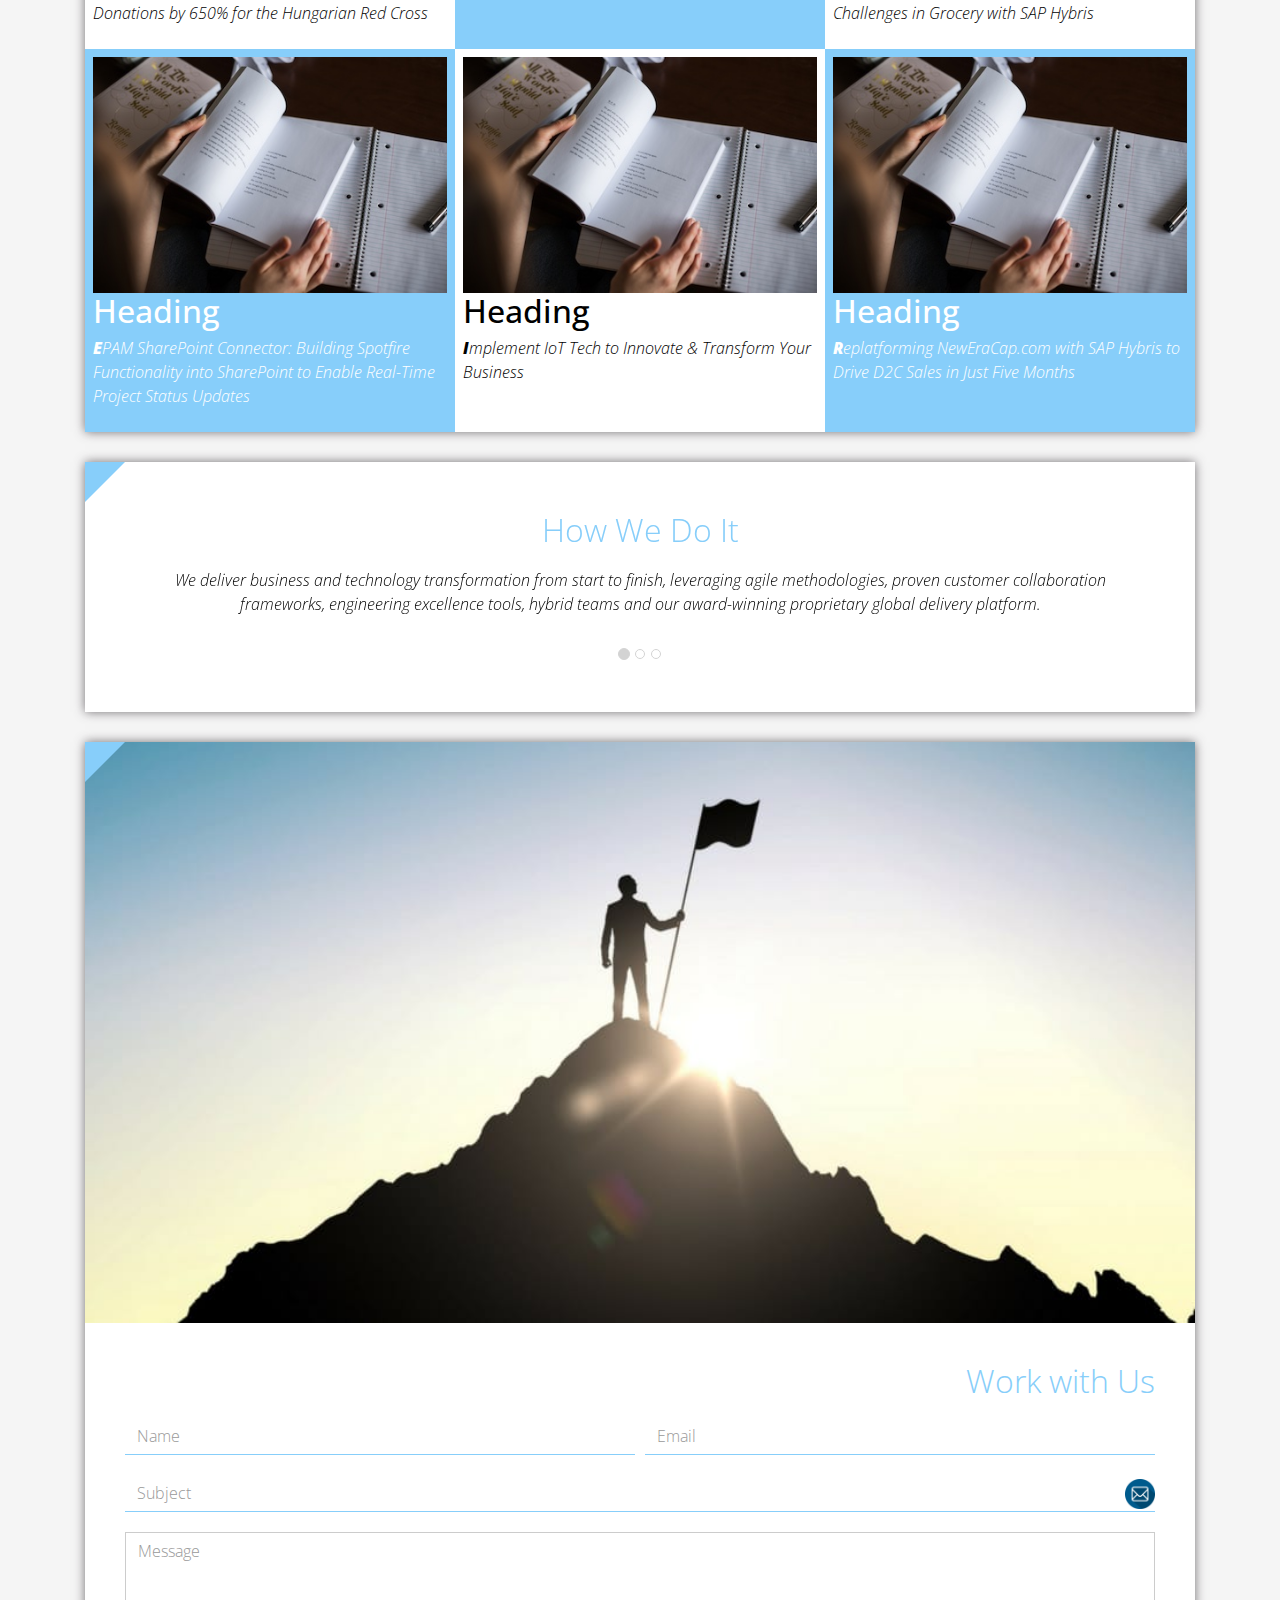
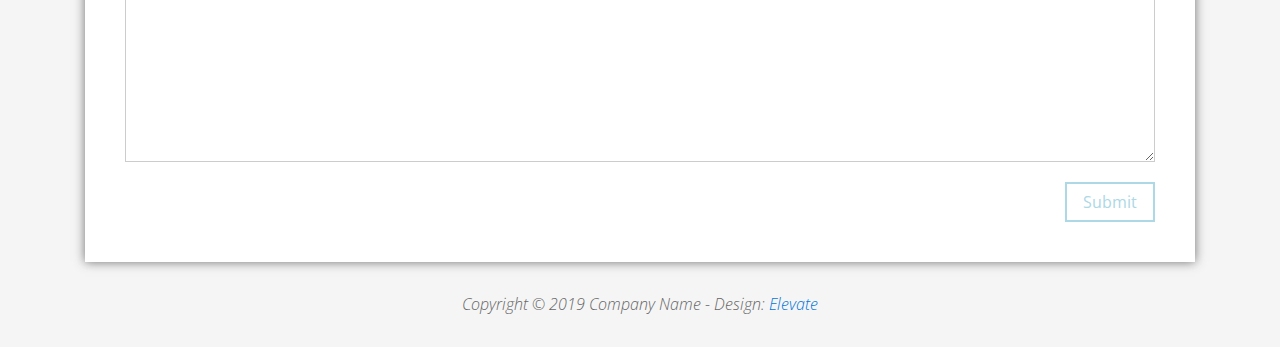
<file: FL13_HW2/homework/index.html>
<!DOCTYPE html>
<html lang="en">
<head>
  <meta charset="utf-8">
  <meta http-equiv="X-UA-Compatible" content="IE=edge">
  <meta name="viewport" content="width=device-width, initial-scale=1">

  <title>CSS Basics HW</title>



  <!-- load stylesheets -->
  <link rel="stylesheet" href="http://fonts.googleapis.com/css?family=Open+Sans:300,400">
  <!-- Google web font "Open Sans" -->
  <link rel="stylesheet" href="css/bootstrap.min.css">
  <!-- Bootstrap style -->
  <link rel="stylesheet" href="css/general.css">
  <link rel="stylesheet" href="css/style.css">
  <!-- Templatemo style -->
</head>

<body>
<div class="container">

  <div class="tm-sidebar">
    <nav class="tm-main-nav">
      <ul>
        <li class="tm-nav-item"><a href="#home" class="tm-nav-item-link">Home</a></li>
        <li class="tm-nav-item"><a href="#about" class="tm-nav-item-link">About</a></li>
        <li class="tm-nav-item"><a href="#ideas" class="tm-nav-item-link">Ideas</a></li>
        <li class="tm-nav-item"><a href="#contact" class="tm-nav-item-link">Contact</a></li>
      </ul>
    </nav>
  </div>

  <div class="tm-main-content">

    <div id="home" class="tm-content-box tm-content-header margin-b-10">
      <div class="tm-banner">
        <div class="tm-banner-inner">
          <img src="img/epam_logo.png" width="100" alt="">
          <p class="tm-banner-text">Engineering the Digital Future</p>
        </div>
      </div>
    </div>

    <section>
      <div class="tm-content-box flex-2-col">

        <div class="padding-medium flex-item tm-team-description-container flex-item">
          <h2 class="tm-section-title">What We Do</h2>
          <p class="tm-section-description">We help customers around the world become competitive – and stay competitive.</p>
          <p class="tm-section-description"> We combine best-in-class software engineering with digital strategy and experience design, business consulting and technology innovation services.</p>
        </div>
        <div class="flex-item tm-team-img">
          <img src="img/epam-mexico.jpg" alt="epam-mexico">
        </div>

      </div>

      <div id="about" class="tm-content-box">

        <ul class="boxes gallery-container">
          <li class="box box-bg">
            <h2 class="tm-section-title tm-section-title-box tm-box-bg-title">Consult</h2>
          </li>
          <li class="box">
            <a href="img/idea-large-01.jpg">
              <img src="img/idea-01.jpg" alt="Image" class="img-fluid thumbnail box-img">
            </a>
          </li>
          <li class="box box-bg">
            <h2 class="tm-section-title tm-section-title-box tm-box-bg-title">Design</h2>
          </li>
          <li class="box">
            <a href="img/idea-large-02.jpg">
              <img src="img/idea-02.jpg" alt="Image" class="img-fluid thumbnail box-img">
            </a>
          </li>
          <li class="box box-bg">
            <h2 class="tm-section-title tm-section-title-box tm-box-bg-title">Engineer</h2>
          </li>
          <li class="box">
            <a href="img/idea-large-03.jpg">
              <img src="img/idea-03.jpg" alt="Image" class="img-fluid thumbnail box-img">
            </a>
          </li>
          <li class="box box-bg">
            <h2 class="tm-section-title tm-section-title-box tm-box-bg-title">Operate</h2>
          </li>
          <li class="box">
            <a href="img/idea-large-04.jpg">
              <img src="img/idea-04.jpg" alt="Image" class="img-fluid thumbnail box-img">
            </a>
          </li>
          <li class="box box-bg">
            <h2 class="tm-section-title tm-section-title-box tm-box-bg-title">Optimize</h2>
          </li>
        </ul>

      </div>

    </section>

    <!-- slider -->
    <section class="heading tm-content-box">
      <div class="padding-medium">
        <h2> WE ARE...</h2>
        <ol>
          <li><a href="index.html" class="text">Designers</a></li>
          <li><a href="index.html">Consultants</a></li>
          <li><a href="#" class="text">Strategists</a></li>
          <li><a href="#">Engineers</a></li>
          <li><a href="#">Developers</a></li>
          <li><a href="#">Architects</a></li>
          <li><a href="#">Analysts</a></li>
        </ol>
      </div>
    </section>

    <section class="blocks">
      <div class="padding-medium flex-item tm-team-description-container">
        <h2 class="tm-section-title">Our Work</h2>
        <p class="tm-section-description">We've helped over 120 Fortune 1000 companies in the following industries solve their most complex technology challenges. </p>
        <p class="tm-section-description"> Now see what we can do for you.</p>
      </div>
      <div class="tm-content-box flex-2-col">
      </div>
      <div  class="tm-content-box">
        <ul class="boxes gallery-container">
          <li class="box box-work">
            <img src="img/study.jpeg" alt="Image" class="img-fluid">
            <div>
              <h2>Heading</h2>
              <p>Volunteering UX Expertise to Increase Online Donations by 650% for the Hungarian Red Cross</p>
            </div>
          </li>
          <li class="box box-work">
            <img src="img/study.jpeg" alt="Image" class="img-fluid">
            <div>
              <h2>Heading</h2>
              <p>Social Storefront Extension for SAP Hybris</p>
            </div>
          </li>
          <li class="box box-work">
            <img src="img/study.jpeg" alt="Image" class="img-fluid">
            <div>
              <h2>Heading</h2>
              <p>Solving Complex Omnichannel Commerce Challenges in Grocery with SAP Hybris</p>
            </div>
          </li>
          <li class="box box-work">
            <img src="img/study.jpeg" alt="Image" class="img-fluid">
            <div>
              <h2>Heading</h2>
              <p>EPAM SharePoint Connector: Building Spotfire Functionality into SharePoint to Enable Real-Time Project Status Updates</p>
            </div>
          </li>
          <li class="box box-work">
            <img src="img/study.jpeg" alt="Image" class="img-fluid">
            <div>
              <h2>Heading</h2>
              <p>Implement IoT Tech to Innovate &amp; Transform Your Business</p>
            </div>
          </li>
          <li class="box box-work">
            <img src="img/study.jpeg" alt="Image" class="img-fluid">
            <div>
              <h2>Heading</h2>
              <p>Replatforming NewEraCap.com with SAP Hybris to Drive D2C Sales in Just Five Months</p>
            </div>
          </li>
        </ul>

      </div>
    </section>

    <section id="ideas">
      <div id="tmCarousel" class="carousel slide tm-content-box" data-ride="carousel">

        <ol class="carousel-indicators">
          <li data-target="#tmCarousel" data-slide-to="0" class="active"></li>
          <li data-target="#tmCarousel" data-slide-to="1" class=""></li>
          <li data-target="#tmCarousel" data-slide-to="2" class=""></li>
        </ol>

        <div class="carousel-inner" role="listbox">

          <div class="carousel-item active">
            <div class="carousel-content">
              <div class="flex-item">
                <h2 class="tm-section-title">How We Do It</h2>
                <p class="tm-section-description carousel-description">We deliver business and technology transformation from start to finish, leveraging agile methodologies, proven customer collaboration frameworks, engineering excellence tools, hybrid teams and our award-winning proprietary global delivery platform.</p>
              </div>
            </div>
          </div>

          <div class="carousel-item">
            <div class="carousel-content">
              <div class="flex-item">
                <h2 class="tm-section-title">Our Clients</h2>
                <p class="tm-section-description carousel-description">Lorem ipsum dolor sit amet,
                  consectetur adipiscing elit. Quisque vel nisi pharetra nibh varius pharetra ac
                  sagittis nisi. Etiam pharetra vestibulum hendrerit. Pellentesque interdum metus
                  sed massa rutrum.</p>
              </div>
            </div>
          </div>

          <div class="carousel-item">
            <div class="carousel-content">
              <div class="flex-item">
                <h2 class="tm-section-title">Our Projects</h2>
                <p class="tm-section-description carousel-description">Donec ex libero, fringilla
                  vitae purus sit amet, rhoncus pharetra lorem. Pellentesque id sem id lacus
                  ultricies vehicula. Aliquam rutrum mi non. Pellentesque interdum metus sed massa
                  rutrum.</p>
              </div>
            </div>
          </div>

        </div>

      </div>
    </section>

    <section class="tm-content-box">
      <img src="img/contact-us.jpg" alt="Contact image" class="img-fluid img-contact-us">

      <div id="contact" class="padding-medium">
        <h2 class="tm-section-title">Work with Us</h2>
        <form action="#contact" method="get" class="contact-form">

          <div class="form-group col-xs-12 col-sm-12 col-md-6 col-lg-6 form-group-2-col-left">
            <input type="text" id="contact_name" name="contact_name" class="form-control"
                   placeholder="Name" required/>
          </div>
          <div class="form-group col-xs-12 col-sm-12 col-md-6 col-lg-6 form-group-2-col-right mandatory-field">
            <input type="email" id="contact_email" name="contact_email" class="form-control"
                   placeholder="Email" required/>
          </div>
          <div class="form-group">
            <input type="text" id="contact_subject" name="contact_subject" class="form-control"
                   placeholder="Subject" required/>
          </div>
          <div class="form-group">
            <textarea id="contact_message" name="contact_message" class="form-control" rows="9"
                      placeholder="Message" required></textarea>
          </div>

          <button type="submit" class="btn btn-primary submit-btn">Submit</button>

        </form>
      </div>
    </section>

    <footer class="tm-footer">
      <p class="text-xs-center">Copyright &copy; 2019 Company Name

        - Design: <a rel="nofollow" href="http://www.templatemo.com/tm-481-elevate"
                     target="_parent">Elevate</a></p>
    </footer>

  </div>

</div>

</body>
</html>
</file>
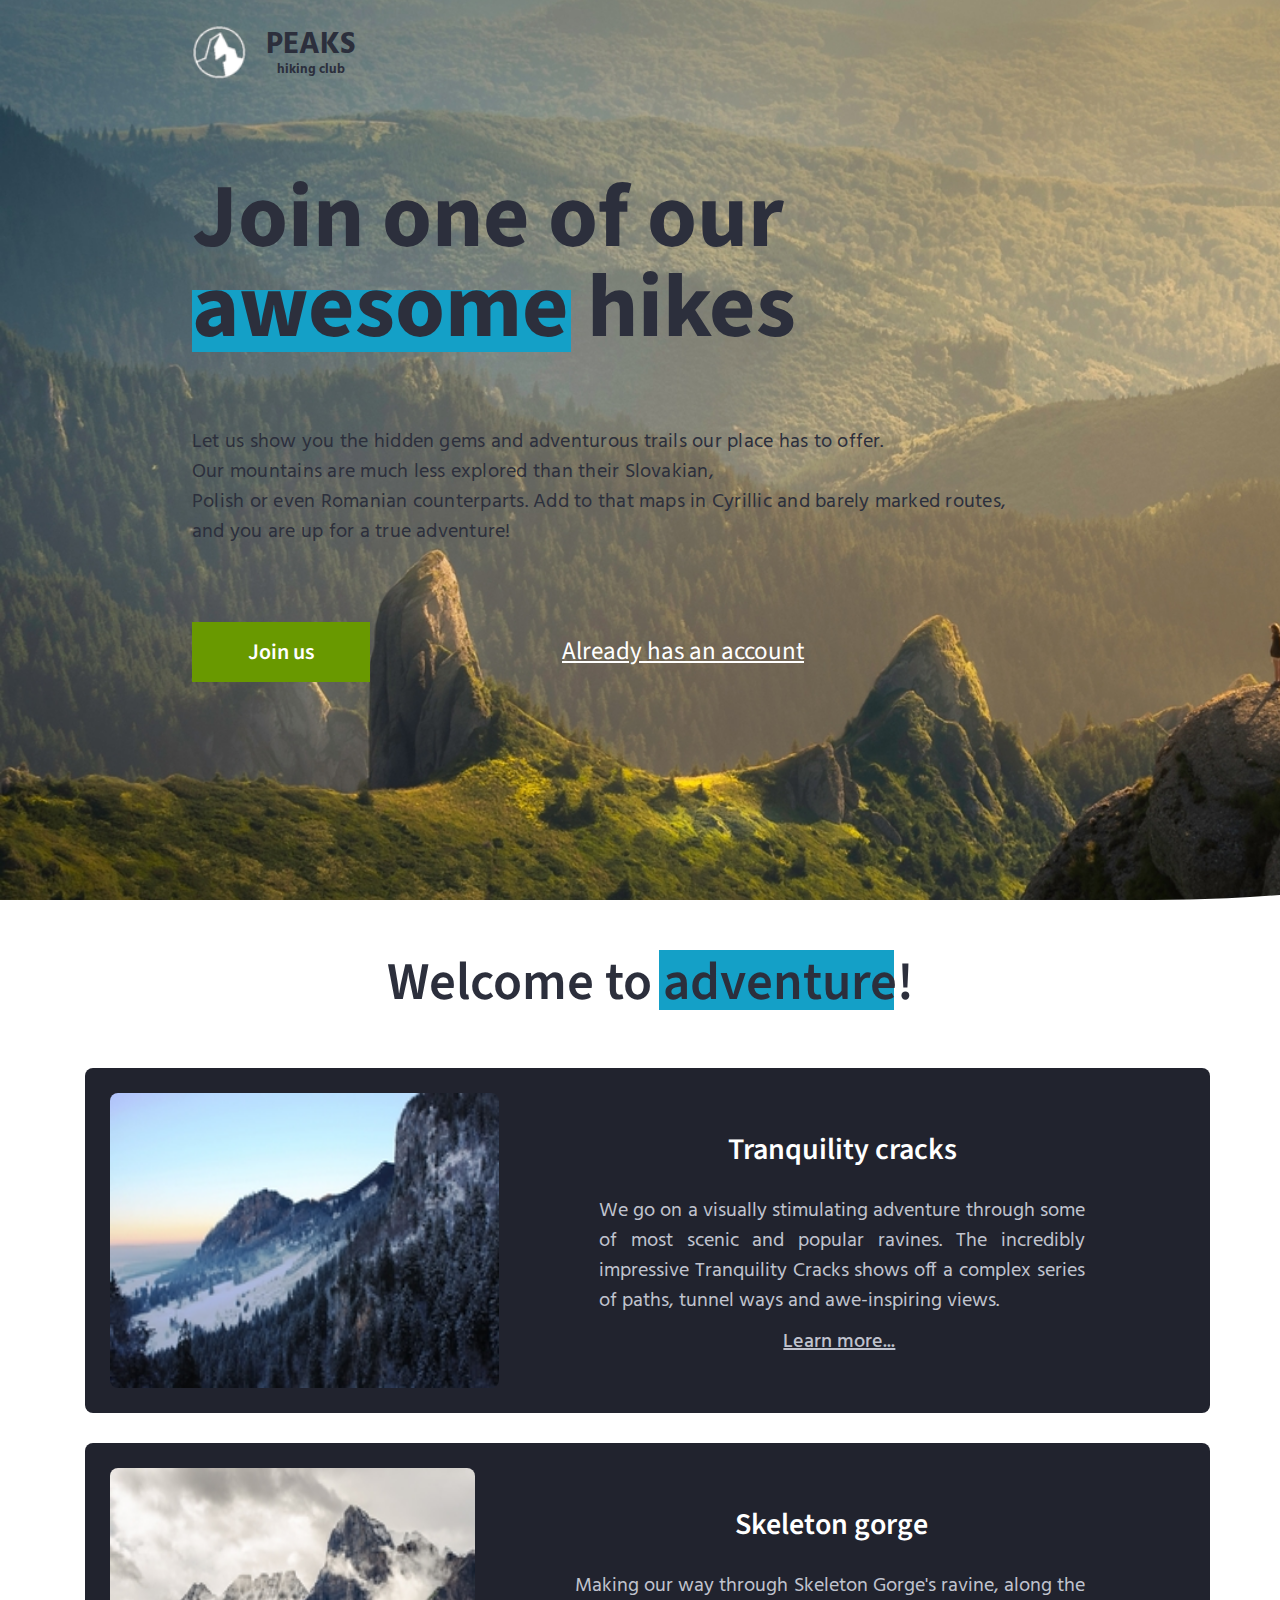
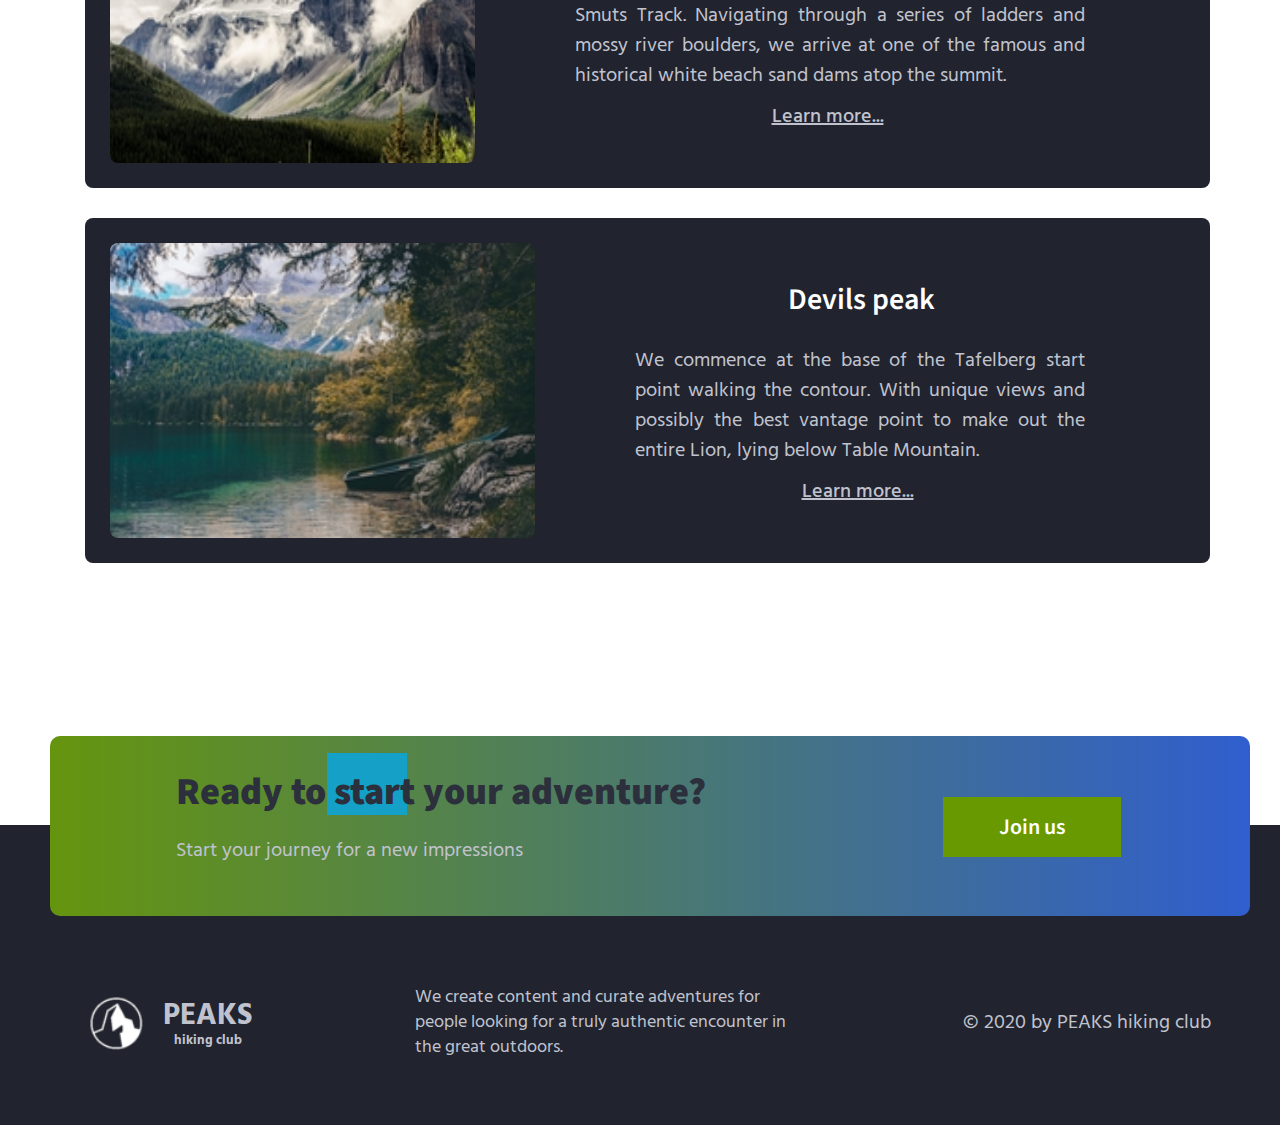
<file: FL13_HW3/homework/index.html>
<!DOCTYPE html>
<html lang="en">

<head>
    <meta charset="UTF-8">
    <meta name="viewport" content="width=device-width, initial-scale=1.0">
    <meta http-equiv="X-UA-Compatible" content="ie=edge">
    <link href="https://fonts.googleapis.com/css?family=Hind:400,600%7CSource+Sans+Pro:400,600,700%7CFresca"
          rel="stylesheet"/>

    <!-- Styles should be switched here: -->

    <link rel="stylesheet" type="text/css" href="css/style1.css">
    <!--     <link rel="stylesheet" type="text/css" href="css/style2.css">-->

    <title>PEAKS hiking club</title>
</head>

<body>
<header class="header">
    <div class="header-wrap">
        <div class="landing-logo">
            <img src="img/m-logo.png" alt="logo"/>
            <p>PEAKS<span>hiking club</span></p>
        </div>
        <p class="header_heading">
            Join one of our awesome hikes
        </p>
        <p class="header_text">
            Let us show you the hidden gems and adventurous trails our place has to offer.
            Our mountains are much less explored than their Slovakian,
            Polish or even Romanian counterparts. Add to that maps in Cyrillic and barely marked routes,
            and you are up for a true adventure!
        </p>
        <div>
            <button class="header_button">Join us</button>
            <a href="#" class="login">Already has an account</a>
        </div>
    </div>
</header>
<main class="section">
    <p class="section_text">
        Welcome to adventure!
    </p>
    <div class="section_card_wrap">
        <div class="section_card">
            <img class="section_card_img"
                 src="img/m-1.jpg"
                 alt="experts"/>
            <div class="section_card_right_container">
                <p class="section_card_heading">
                    Tranquility cracks
                </p>
                <p class="section_card_text">
                    We go on a visually stimulating adventure through some of most scenic and popular ravines.
                    The incredibly impressive Tranquility Cracks shows off a complex series of paths, tunnel ways and
                    awe-inspiring views.
                </p>
                <a href="#" class="section_link">Learn more...</a>
            </div>
        </div>
        <div class="section_card">
            <img class="section_card_img"
                 src="img/m-2.jpg"
                 alt="content formats"/>
            <div class="section_card_right_container">
                <p class="section_card_heading">
                    Skeleton gorge
                </p>
                <p class="section_card_text">
                    Making our way through Skeleton Gorge's ravine, along the Smuts Track.
                    Navigating through a series of ladders and mossy river boulders, we arrive at one of the famous and
                    historical white beach sand dams atop the summit.
                </p>
                <a href="#" class="section_link">Learn more...</a>
            </div>
        </div>
        <div class="section_card">
            <img class="section_card_img"
                 src="img/m-3.jpg"
                 alt="certificate"/>
            <div class="section_card_right_container">
                <p class="section_card_heading">
                    Devils peak
                </p>
                <p class="section_card_text">
                    We commence at the base of the Tafelberg start point walking the contour.
                    With unique views and possibly the best vantage point to make out the entire Lion, lying below Table
                    Mountain.
                </p>
                <a href="#" class="section_link">Learn more...</a>
            </div>
        </div>
    </div>
    <div class="section_banner">
        <div class="section_banner_text_wrap">
            <p class="section_banner_heading">
                Ready to start your adventure?
            </p>
            <p class="section_banner_text">
                Start your journey for a new impressions
            </p>
        </div>
        <button class="section_banner_button">Join us</button>
    </div>
</main>
<footer class="footer">
    <div class="footer-wrap">
        <div class="footer_logo landing-logo">
            <img src="img/m-logo.png" alt="logo"/>
            <p>PEAKS<span>hiking club</span></p>
        </div>
        <p class="footer_text">
            We create content and curate adventures for people looking for a truly authentic encounter in the great
            outdoors.
        </p>
        <span class="footer-cr">
          &copy; 2020 by PEAKS hiking club
        </span>
    </div>
</footer>
</body>

</html>
</file>
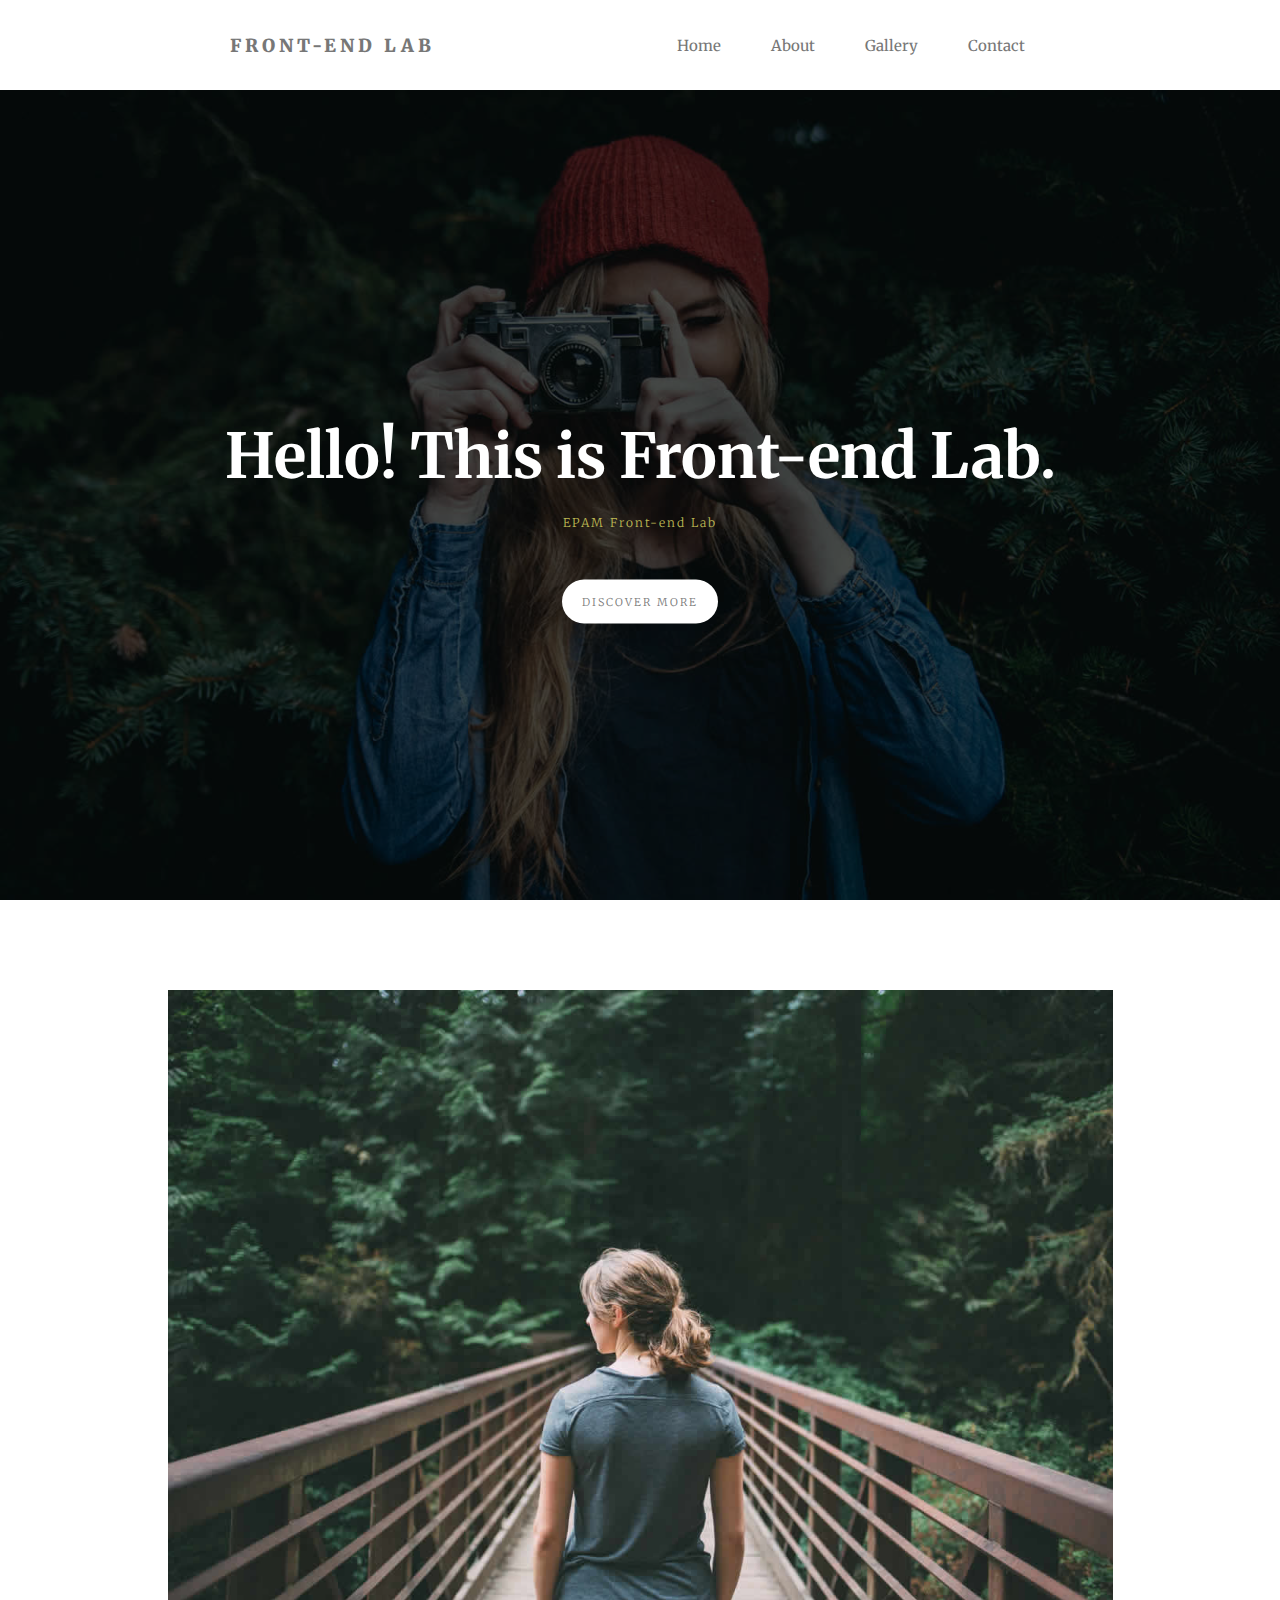
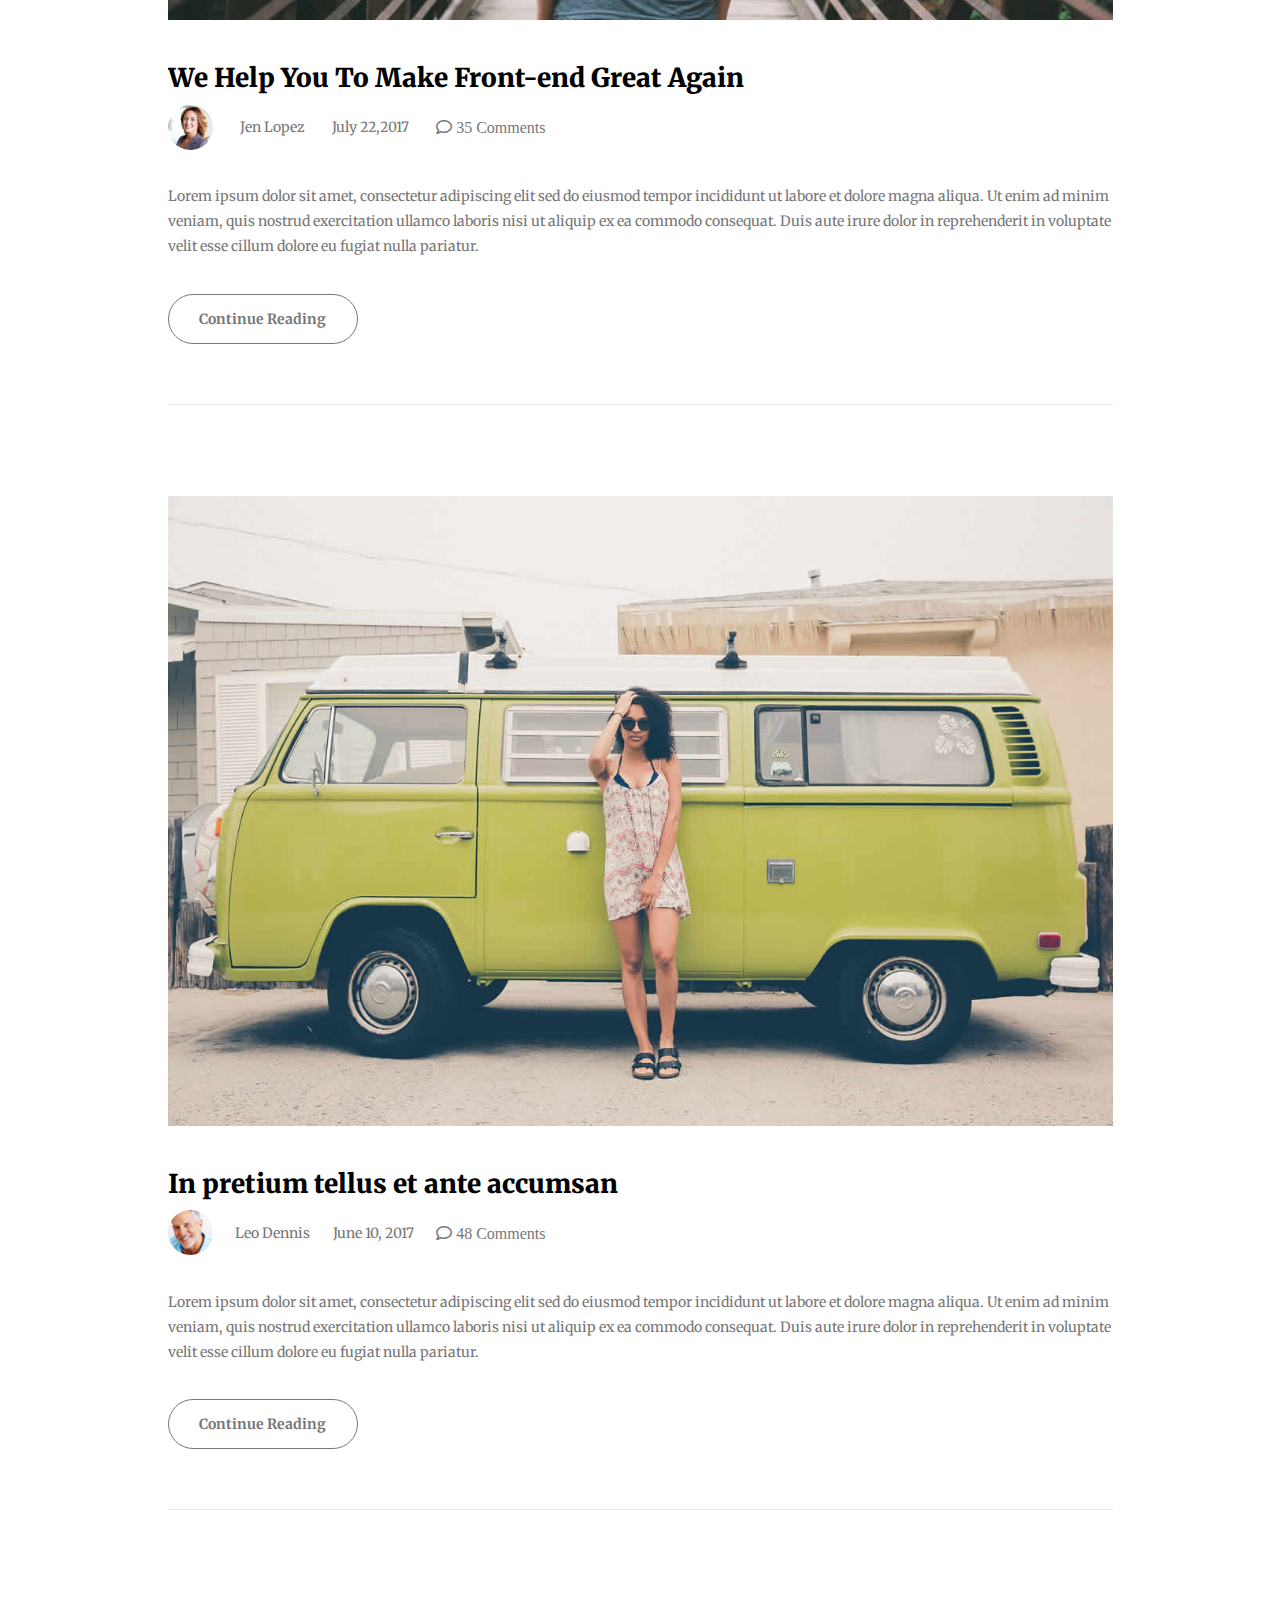
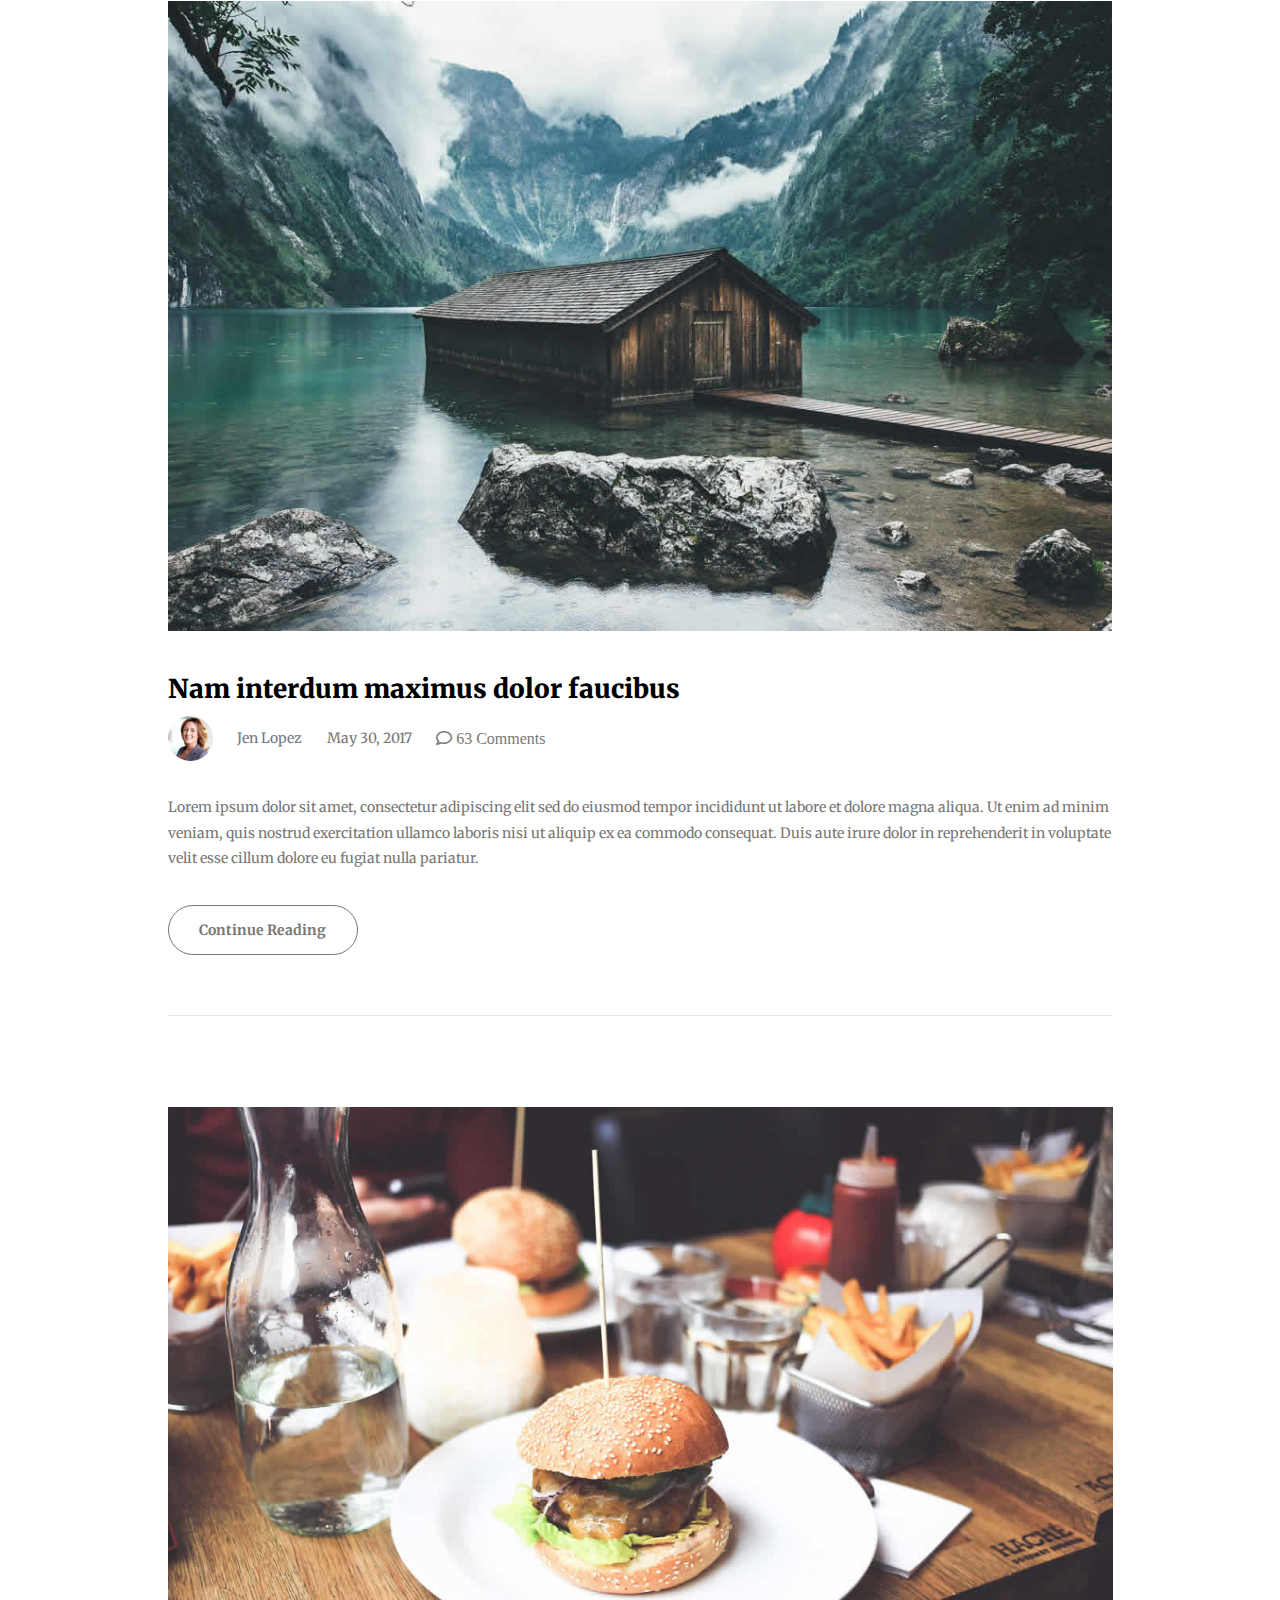
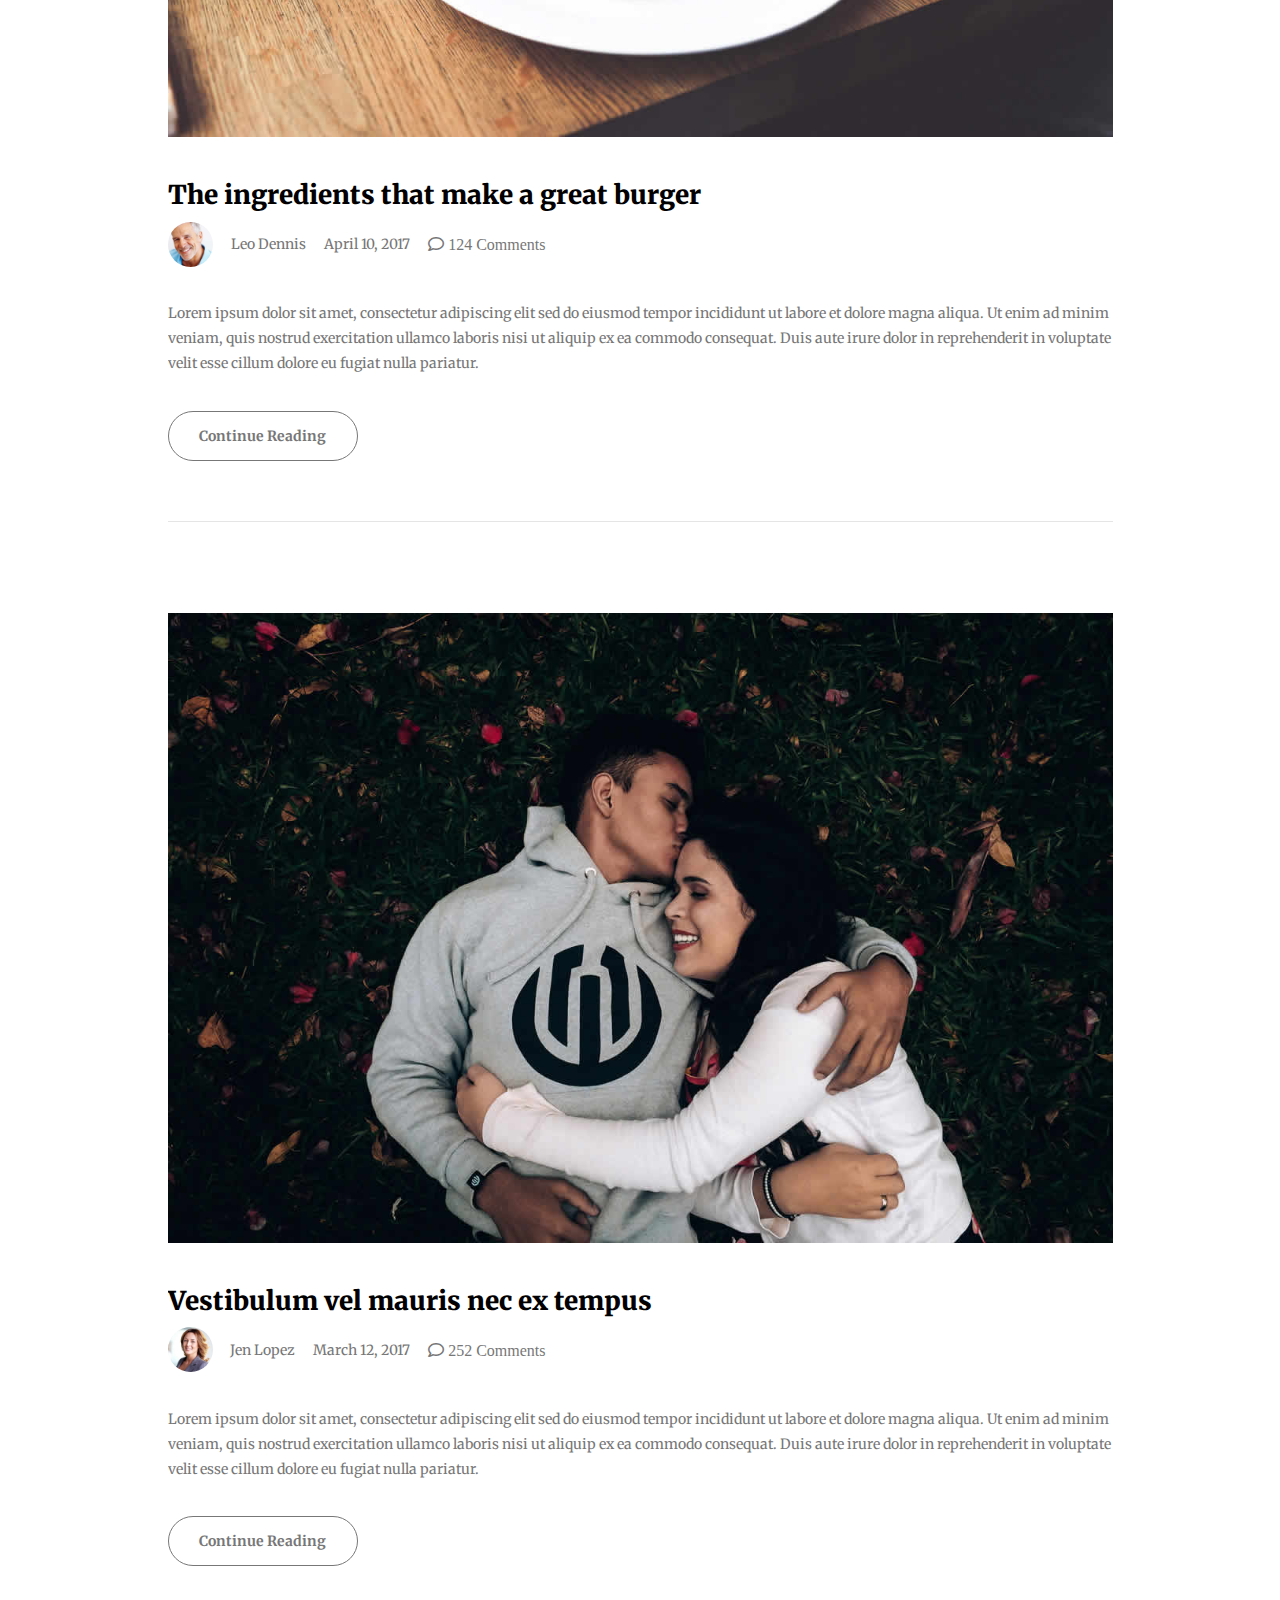
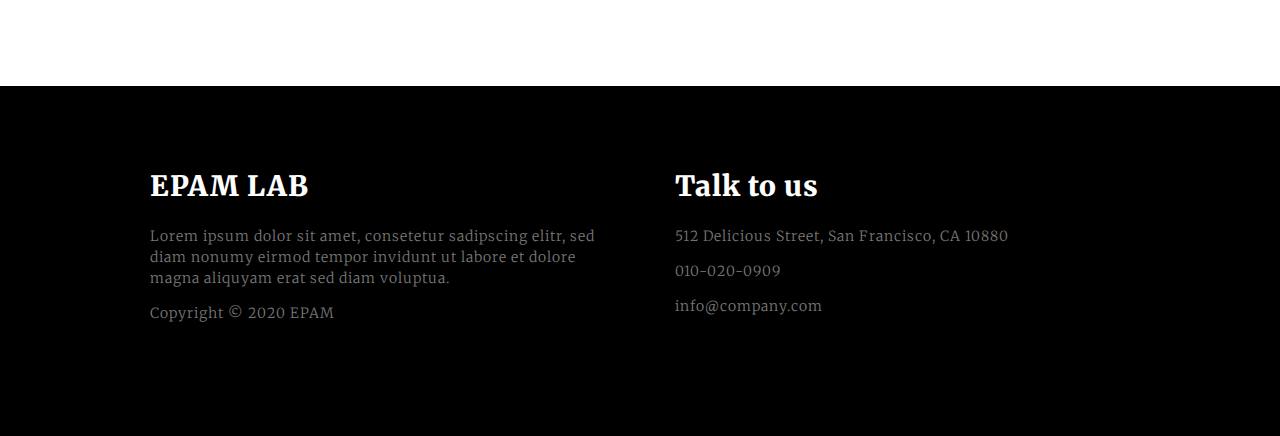
<file: FL13_HW4/homework/index.html>
<!DOCTYPE html>
<html lang="zxx">

<head>
  <meta charset="utf-8">
  <meta name="viewport" content="initial-scale=1.0, width=device-width">
  <title>CSS-Layouts</title>
  <meta http-equiv="X-UA-Compatible" content="ie=edge">
  <link href="https://fonts.googleapis.com/css2?family=Merriweather:ital,wght@0,300;0,400;0,700;0,900;1,300;1,400;1,700;1,900&display=swap" rel="stylesheet">
  <link rel="stylesheet" href="https://cdnjs.cloudflare.com/ajax/libs/font-awesome/5.11.2/css/all.min.css">
  <link rel="stylesheet" href="css/style.css">
</head>
  <body>

    <header class="header">
            	<nav id="menu">
                <div id="home">Front-end Lab</div>
                <ul>
                  <li><a href="#Home"><b>Home</b></a></li>
                  <li><a href="#About"><b>About</b></a></li>
                  <li><a href="#Gallery"><b>Gallery</b></a></li>
                  <li><a href="#Contact"><b>Contact</b></a></li>
                </ul>
              </nav>
            <div class="home-bg">
              <div class="bg-text">
                <h1>Hello! This is Front-end Lab.</h1>
                <p>EPAM Front-end Lab</p>
                <a href="#">Discover More</a>
              </div>
            </div>
     </header>
    
      <main>
       <div class="main_content">
        <section class="1st">
          <img src="img/blog-image1.jpg" alt="blog_image1">
          <h3>We Help You To Make Front-end Great Again</h3>
          <div class="author">
            <div class="author-img-1"></div>
            <p class="section_card_name">Jen Lopez</p><span>July 22,2017</span><i class="far fa-comment"> 35 Comments</i>
          </div>
          <div class="blog-text">
            <p>
              Lorem ipsum dolor sit amet, 
              consectetur adipiscing elit sed do eiusmod tempor incididunt ut labore et dolore magna aliqua. 
              Ut enim ad minim veniam, quis nostrud exercitation ullamco laboris nisi ut aliquip ex ea commodo consequat. 
              Duis aute irure dolor in reprehenderit in voluptate velit esse cillum dolore eu fugiat nulla pariatur.
            </p>
          </div>
          <a href="#">Continue Reading</a>
        </section>
          <hr>
        <section class="2st">
          <img src="img/blog-image2.jpg" alt="blog_image2">
          <h3>In pretium tellus et ante accumsan</h3>
          <div class="author">
            <div class="author-img-2"></div>
            <p class="section_card_name">Leo Dennis</p><span>June 10, 2017</span><i class="far fa-comment"> 48 Comments</i>
          </div>
          <div class="blog-text">
            <p>
              Lorem ipsum dolor sit amet, 
              consectetur adipiscing elit sed do eiusmod tempor incididunt ut labore et dolore magna aliqua. 
              Ut enim ad minim veniam, quis nostrud exercitation ullamco laboris nisi ut aliquip ex ea commodo consequat. 
              Duis aute irure dolor in reprehenderit in voluptate velit esse cillum dolore eu fugiat nulla pariatur.
            </p>
          </div>
          <a href="#">Continue Reading</a>
        </section>
          <hr>
        <section class="3st">
          <img src="img/blog-image3.jpg" alt="blog_image3">
          <h3>Nam interdum maximus dolor faucibus</h3>
          <div class="author">
          <div class="author-img-1"></div>
          <p class="section_card_name">Jen Lopez</p><span>May 30, 2017</span><i class="far fa-comment"> 63 Comments</i>
        </div>
          <div class="blog-text">
            <p>
              Lorem ipsum dolor sit amet, 
              consectetur adipiscing elit sed do eiusmod tempor incididunt ut labore et dolore magna aliqua. 
              Ut enim ad minim veniam, quis nostrud exercitation ullamco laboris nisi ut aliquip ex ea commodo consequat. 
              Duis aute irure dolor in reprehenderit in voluptate velit esse cillum dolore eu fugiat nulla pariatur.
            </p>
          </div>
          <a href="#">Continue Reading</a>
        </section>
          <hr>
        <section class="4st">
          <img src="img/blog-image4.jpg" alt="blog_image4">
          <h3>The ingredients that make a great burger</h3>
          <div class="author">
            <div class="author-img-2"></div>
            <p class="section_card_name">Leo Dennis</p><span>April 10, 2017</span><i class="far fa-comment"> 124 Comments</i>
          </div>
          <div class="blog-text">
          <p>
            Lorem ipsum dolor sit amet, 
            consectetur adipiscing elit sed do eiusmod tempor incididunt ut labore et dolore magna aliqua. 
            Ut enim ad minim veniam, quis nostrud exercitation ullamco laboris nisi ut aliquip ex ea commodo consequat. 
            Duis aute irure dolor in reprehenderit in voluptate velit esse cillum dolore eu fugiat nulla pariatur.
          </p>
          </div>
          <a href="#">Continue Reading</a>
        </section>
          <hr>
        <section class="5st">
          <img src="img/blog-image5.jpg" alt="blog_image5">
          <h3>Vestibulum vel mauris nec ex tempus</h3>
          <div class="author">
            <div class="author-img-1"></div>
            <p class="section_card_name">Jen Lopez</p><span>March 12, 2017</span><i class="far fa-comment"> 252 Comments</i>
          </div>
          <div class="blog-text">
          <p>
            Lorem ipsum dolor sit amet, 
            consectetur adipiscing elit sed do eiusmod tempor incididunt ut labore et dolore magna aliqua. 
            Ut enim ad minim veniam, quis nostrud exercitation ullamco laboris nisi ut aliquip ex ea commodo consequat. 
            Duis aute irure dolor in reprehenderit in voluptate velit esse cillum dolore eu fugiat nulla pariatur.
          </p>
          </div>
          <a href="#">Continue Reading</a>
        </section>
        </div>
    </main>
      
    <footer>
      <div class="footer-wrap">
        <div class="copyright">
          <h1>EPAM LAB</h1>
          <p>
            Lorem ipsum dolor sit amet, consetetur sadipscing elitr, 
            sed diam nonumy eirmod tempor invidunt ut labore et dolore 
            magna aliquyam erat sed diam voluptua.
          </p>
          <p>Copyright © 2020 EPAM</p>
        </div>
        <div id="Contact" class="talk-to-us">
            <h1>Talk to us</h1>
            <address>
              <p>512 Delicious Street, San Francisco, CA 10880</p>
              <p><a href="tel:010-020-0990">010-020-0909</a></p>
              <p><a href="mailto:info@company.com">info@company.com</a></p>
            </address>
        </div>
      </div>
    </footer>
  </body>
</html>
</file>
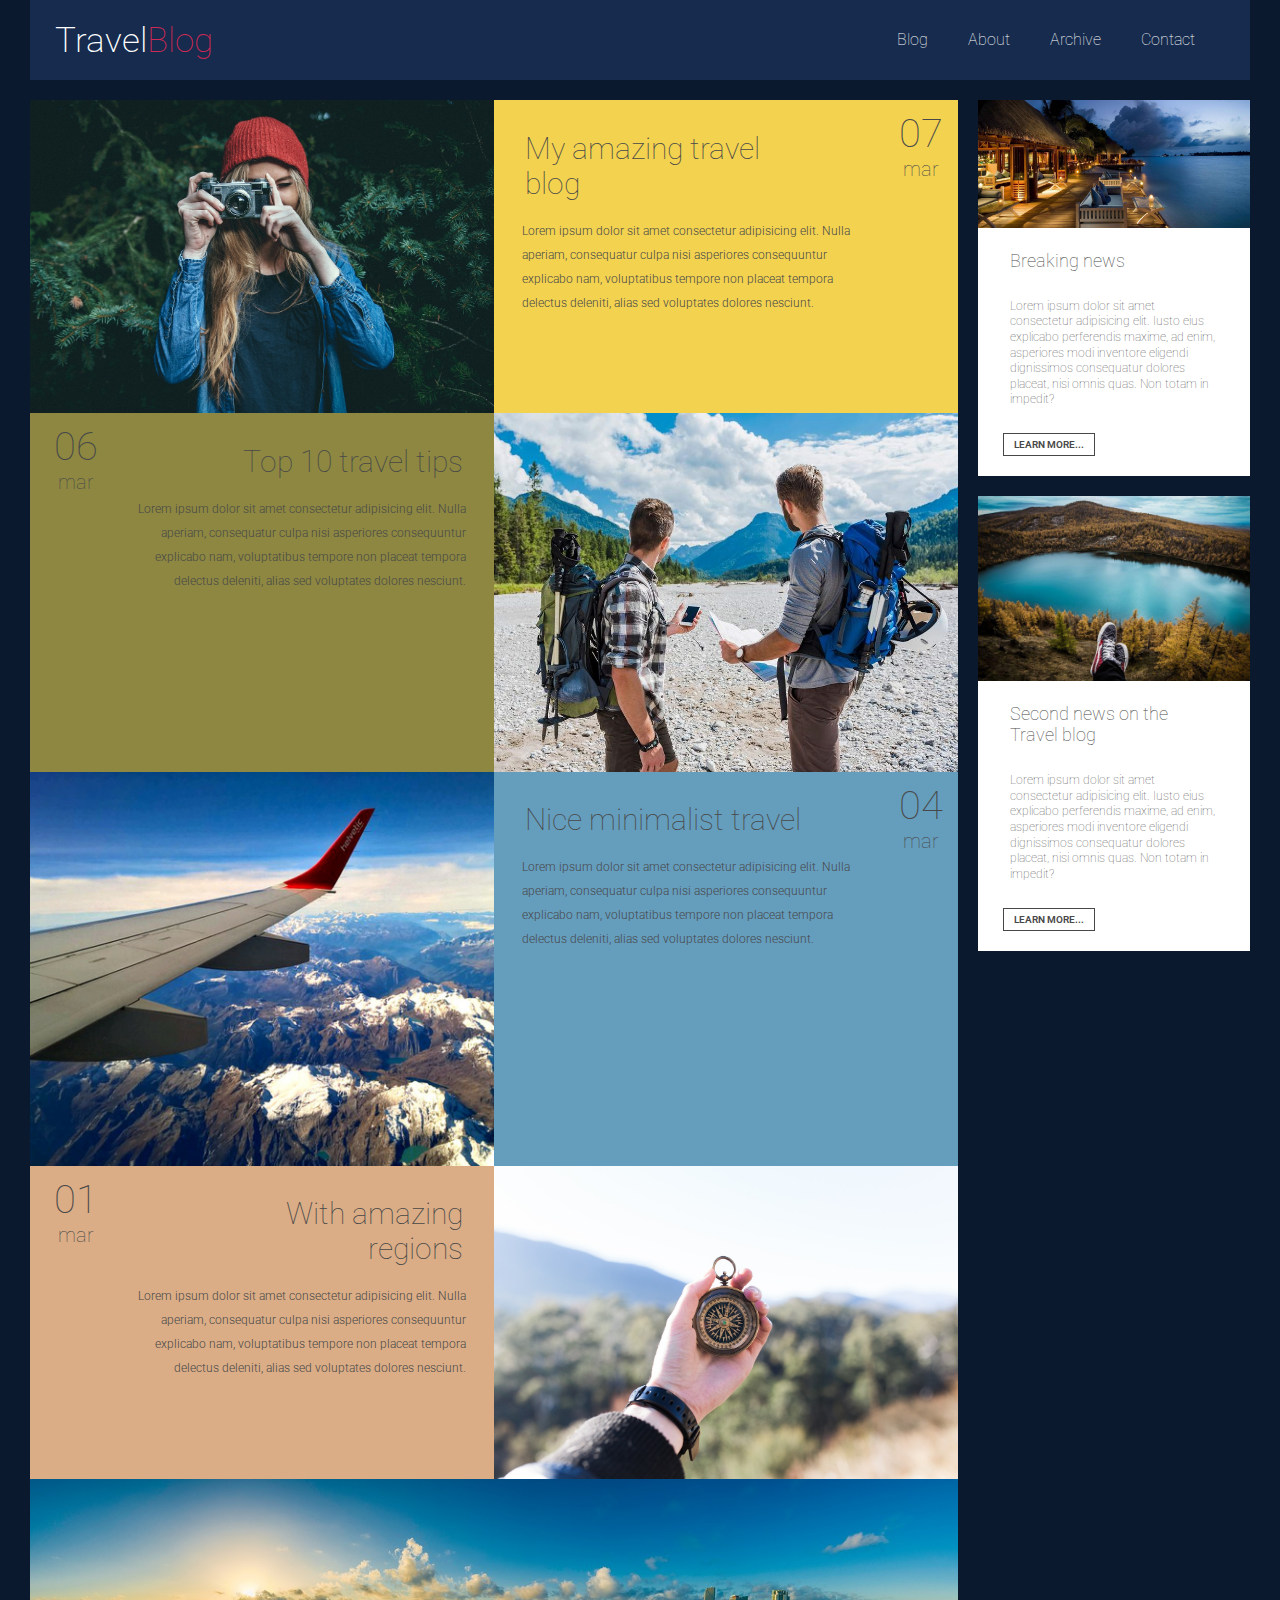
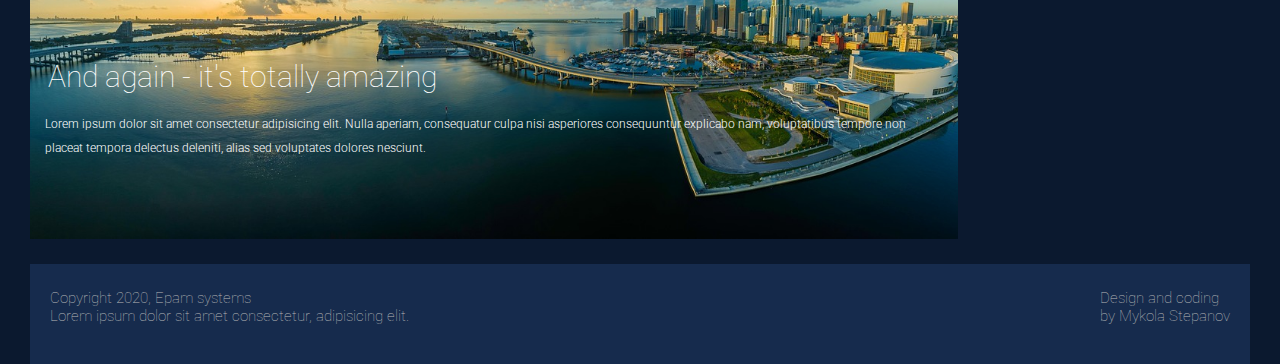
<file: FL13_HW5/homework/index.html>
<!DOCTYPE html>
<html lang="zxx">
<head>
  <meta charset="UTF-8">
  <meta name="viewport" content="width=device-width, initial-scale=1.0">
  <meta http-equiv="X-UA-Compatible" content="ie=edge">
  <link rel="stylesheet" href="./css/styles.css">
  <link href='https://fonts.googleapis.com/css?family=Roboto:400,100,300,700&subset=latin,latin-ext' rel='stylesheet' type='text/css'>      
  <title>Responsive</title>
</head>
<body>
  <!-- Your code goes here -->
  <div class="wrapper">
    <header>
      <div class="header-top">
        <div class="header-logo"><span>Travel</span><span>Blog</span></div>
        <div class="menu">
          <span></span>
          <span></span>
          <span></span>
        </div>
        <nav>
          <ul>
            <li><a href="">Blog</a></li>
            <li><a href="">About</a></li>
            <li><a href="">Archive</a></li>
            <li><a href="">Contact</a></li>
          </ul>
        </nav>
      </div>
    </header>

    <div class="main-container">
      <main>
        <article class="post-1">
          <div><img src="./img/post1.jpg" alt=""></div>
          <div class="post-1">
            <h2>My amazing travel 
              blog</h2>
            <p>Lorem ipsum dolor sit amet consectetur adipisicing elit. Nulla aperiam, consequatur culpa nisi asperiores consequuntur explicabo nam, 
               voluptatibus tempore non placeat tempora delectus deleniti, alias sed voluptates dolores nesciunt.</p>
            <div>
              <span>07</span><br>mar
            </div>
          </div>
        </article>
        <article class="post-2">
          <div><img src="./img/post2.jpg" alt=""></div>
          <div class="post-2">
            <h2>Top 10 travel tips</h2>
            <p>Lorem ipsum dolor sit amet consectetur adipisicing elit. Nulla aperiam, consequatur culpa nisi asperiores consequuntur explicabo nam, 
              voluptatibus tempore non placeat tempora delectus deleniti, alias sed voluptates dolores nesciunt.</p>
            <div>
              <span>06</span><br>mar
            </div>
          </div>
        </article>
        <article class="post-3">
          <div><img src="./img/post3.jpg" alt=""></div>
          <div class="post-3">
            <h2>Nice minimalist travel</h2>
            <p>Lorem ipsum dolor sit amet consectetur adipisicing elit. Nulla aperiam, consequatur culpa nisi asperiores consequuntur explicabo nam, 
              voluptatibus tempore non placeat tempora delectus deleniti, alias sed voluptates dolores nesciunt.</p>
            <div>
              <span>04</span><br>mar
            </div>
          </div>
        </article>
        <article class="post-4">
          <div><img src="./img/post4.jpg" alt=""></div>
          <div class="post-4">
            <h2>With amazing
              regions</h2>
            <p>Lorem ipsum dolor sit amet consectetur adipisicing elit. Nulla aperiam, consequatur culpa nisi asperiores consequuntur explicabo nam, 
              voluptatibus tempore non placeat tempora delectus deleniti, alias sed voluptates dolores nesciunt.</p>
            <div>
              <span>01</span><br>mar
            </div>
          </div>
        </article>
        <article class="post-5">
          
          <div class="post-5">
            
            <h2>And again - it's totally amazing</h2>
            <p>Lorem ipsum dolor sit amet consectetur adipisicing elit. Nulla aperiam, consequatur culpa nisi asperiores consequuntur explicabo nam, 
              voluptatibus tempore non placeat tempora delectus deleniti, alias sed voluptates dolores nesciunt.</p>
          </div>
        </article>

      </main>
      <aside>
        <div class="news">
          <img src="./img/news1.jpg" alt="news">
          <h2>Breaking news</h2>
          <p>Lorem ipsum dolor sit amet consectetur adipisicing elit. Iusto eius explicabo perferendis maxime, 
            ad enim, asperiores modi inventore eligendi dignissimos consequatur dolores placeat, nisi omnis quas. 
            Non totam in impedit?</p>
            <a href="">Learn More...</a>
        </div>
        <div class="news">
          <img src="./img/news2.jpg" alt="news">
          <h2>Second news on the Travel blog</h2>
          <p>Lorem ipsum dolor sit amet consectetur adipisicing elit. Iusto eius explicabo perferendis maxime, 
            ad enim, asperiores modi inventore eligendi dignissimos consequatur dolores placeat, nisi omnis quas. 
            Non totam in impedit?</p>
           <a href="">Learn More...</a>
        </div>
      </aside>
    </div>
  
    <footer>
      <div class="footer-wrap">
        <div class="left-part">
          <p>Copyright 2020, Epam systems</p>
          <p>Lorem ipsum dolor sit amet consectetur, adipisicing elit.</p>
        </div>
        <div class="right-part">
         <p>Design and coding</p>
          <p>by Mykola Stepanov</p>
       </div>
      </div>
    </footer>
  </div>
</body>
</html>
</file>
<file: homework/style.css>
html,body,div,span,applet,object,iframe,h1,h2,h3,h4,h5,h6,p,blockquote,pre,a,abbr,acronym,address,big,cite,code,del,dfn,em,font,img,ins,kbd,q,s,samp,small,strike,strong,sub,sup,tt,var,b,u,i,center,dl,dt,dd,ol,ul,li,fieldset,form,label,legend,table,caption,tbody,tfoot,thead,tr,th,td{background:transparent;border:0;margin:0;padding:0;vertical-align:baseline}body{line-height:1}h1,h2,h3,h4,h5,h6{clear:both;font-weight:normal}ol,ul{list-style:none}blockquote{quotes:none}blockquote:before,blockquote:after{content:'';content:none}del{text-decoration:line-through}table{border-collapse:collapse;border-spacing:0}a img{border:0}#container{float:left;margin:0 -240px 0 0;width:100%}#primary,#secondary{float:right;overflow:hidden;width:220px}#secondary{clear:right}#footer{clear:both;width:100%}.one-column #content{margin:0 auto;width:640px}.single-attachment #content{margin:0 auto;width:900px}body,input,textarea,.page-title span,.pingback a.url{font-family:Georgia,"Bitstream Charter",serif}h3#comments-title,h3#reply-title,#access .menu,#access div.menu ul,#cancel-comment-reply-link,.form-allowed-tags,#site-info,#site-title,#wp-calendar,.comment-meta,.comment-body tr th,.comment-body thead th,.entry-content label,.entry-content tr th,.entry-content thead th,.entry-meta,.entry-title,.entry-utility,#respond label,.navigation,.page-title,.pingback p,.reply,.widget-title,.wp-caption-text{font-family:"Helvetica Neue",Arial,Helvetica,"Nimbus Sans L",sans-serif}input[type="submit"]{font-family:"Helvetica Neue",Arial,Helvetica,"Nimbus Sans L",sans-serif}pre{font-family:"Courier 10 Pitch",Courier,monospace}code{font-family:Monaco,Consolas,"Andale Mono","DejaVu Sans Mono",monospace}#access .menu-header,div.menu,#colophon,#branding,#main,#wrapper{margin:0 auto;width:940px}#wrapper{background:#fff;margin-top:20px;padding:0 20px}#footer-widget-area{overflow:hidden}#footer-widget-area .widget-area{float:left;margin-right:20px;width:220px}#footer-widget-area #fourth{margin-right:0}#site-info{float:left;font-size:14px;font-weight:bold;width:700px}#site-generator{float:right;width:220px}body{background:#f1f1f1}body,input,textarea{color:#666;font-size:12px;line-height:18px}hr{background-color:#e7e7e7;border:0;clear:both;height:1px;margin-bottom:18px}p{margin-bottom:18px}ul{list-style:square;margin:0 0 18px 1.5em}ol{list-style:decimal;margin:0 0 18px 1.5em}ol ol{list-style:upper-alpha}ol ol ol{list-style:lower-roman}ol ol ol ol{list-style:lower-alpha}ul ul,ol ol,ul ol,ol ul{margin-bottom:0}dl{margin:0 0 24px 0}dt{font-weight:bold}dd{margin-bottom:18px}strong{font-weight:bold}cite,em,i{font-style:italic}big{font-size:131.25%}ins{background:#ffc;text-decoration:none}blockquote{font-style:italic;padding:0 3em}blockquote cite,blockquote em,blockquote i{font-style:normal}pre{background:#f7f7f7;color:#222;line-height:18px;margin-bottom:18px;overflow:auto;padding:1.5em}abbr,acronym{cursor:help}sup,sub{height:0;line-height:1;position:relative;vertical-align:baseline}sup{bottom:1ex}sub{top:.5ex}small{font-size:smaller}input{margin-bottom:10px}input[type="text"],input[type="password"],input[type="email"],input[type="url"],input[type="number"],textarea{background:#f9f9f9;border:1px solid #ccc;box-shadow:inset 1px 1px 1px rgba(0,0,0,0.1);-moz-box-shadow:inset 1px 1px 1px rgba(0,0,0,0.1);-webkit-box-shadow:inset 1px 1px 1px rgba(0,0,0,0.1);padding:2px}a:link{color:#06c}a:visited{color:#743399}a:active,a:hover{color:#ff4b33}.screen-reader-text{clip:rect(1px,1px,1px,1px);overflow:hidden;position:absolute !important;height:1px;width:1px}#header{padding:30px 0 0 0}#site-title{float:left;font-size:30px;line-height:36px;margin:0 0 18px 0;width:700px}#site-title a{color:#000;font-weight:bold;text-decoration:none}#site-description{color:#000;clear:right;float:right;font-style:italic;margin:15px 0 18px 0;opacity:.65;width:220px}#branding img{border-top:4px solid #000;border-bottom:1px solid #000;display:block;float:left}#access{background:#000;display:block;float:left;margin:0 auto;width:940px}#access .menu-header,div.menu{font-size:13px;margin-left:12px;width:928px}#access .menu-header ul,div.menu ul{list-style:none;margin:0}#access .menu-header li,div.menu li{float:left;position:relative}#access a{color:#aaa;display:block;line-height:38px;padding:0 10px;text-decoration:none}#access ul ul{box-shadow:0 3px 3px rgba(0,0,0,0.2);-moz-box-shadow:0 3px 3px rgba(0,0,0,0.2);-webkit-box-shadow:0 3px 3px rgba(0,0,0,0.2);display:none;position:absolute;top:38px;left:0;float:left;width:180px;z-index:99999}#access ul ul li{min-width:180px}#access ul ul ul{left:100%;top:0}#access ul ul a{background:#333;line-height:1em;padding:10px;width:160px;height:auto}#access li:hover>a,#access ul ul:hover>a{background:#333;color:#fff}#access ul li:hover>ul{display:block}#access ul li.current_page_item>a,#access ul li.current_page_ancestor>a,#access ul li.current-menu-ancestor>a,#access ul li.current-menu-item>a,#access ul li.current-menu-parent>a{color:#fff}* html #access ul li.current_page_item a,* html #access ul li.current_page_ancestor a,* html #access ul li.current-menu-ancestor a,* html #access ul li.current-menu-item a,* html #access ul li.current-menu-parent a,* html #access ul li a:hover{color:#fff}#main{clear:both;overflow:hidden;padding:40px 0 0 0}#content{margin-bottom:36px}#content,#content input,#content textarea{color:#333;font-size:16px;line-height:24px}#content p,#content ul,#content ol,#content dd,#content pre,#content hr{margin-bottom:24px}#content ul ul,#content ol ol,#content ul ol,#content ol ul{margin-bottom:0}#content pre,#content kbd,#content tt,#content var{font-size:15px;line-height:21px}#content code{font-size:13px}#content dt,#content th{color:#000}#content h1,#content h2,#content h3,#content h4,#content h5,#content h6{color:#000;line-height:1.5em;margin:0 0 20px 0}#content table{border:1px solid #e7e7e7;margin:0 -1px 24px 0;text-align:left;width:100%}#content tr th,#content thead th{color:#777;font-size:12px;font-weight:bold;line-height:18px;padding:9px 24px;border-right:1px solid #e7e7e7}#content tr td{border-top:1px solid #e7e7e7;padding:6px 24px;border-right:1px solid #e7e7e7}#content tr.odd td{background:#f2f7fc}.hentry{margin:0 0 48px 0}.home .sticky{background:#f2f7fc;border-top:4px solid #000;margin-left:-20px;margin-right:-20px;padding:18px 20px}.single .hentry{margin:0 0 36px 0}.page-title{color:#000;font-size:14px;font-weight:bold;margin:0 0 36px 0}.page-title span{color:#333;font-size:16px;font-style:italic;font-weight:normal}.page-title a:link,.page-title a:visited{color:#777;text-decoration:none}.page-title a:active,.page-title a:hover{color:#ff4b33}#content .entry-title{color:#000;font-size:21px;font-weight:bold;line-height:1.3em;margin-bottom:0}.entry-title a:link,.entry-title a:visited{color:#000;text-decoration:none}.entry-title a:active,.entry-title a:hover{color:#ff4b33}.entry-meta{color:#777;font-size:12px}.entry-meta abbr,.entry-utility abbr{border:0}.entry-meta abbr:hover,.entry-utility abbr:hover{border-bottom:1px dotted #666}.single-author .by-author{position:absolute !important;clip:rect(1px 1px 1px 1px);clip:rect(1px,1px,1px,1px)}.entry-content,.entry-summary{clear:both;padding:12px 0 0 0}.entry-content .more-link{white-space:nowrap}#content .entry-summary p:last-child{margin-bottom:12px}.entry-content fieldset{border:1px solid #e7e7e7;margin:0 0 24px 0;padding:24px}.entry-content fieldset legend{background:#fff;color:#000;font-weight:bold;padding:0 24px}.entry-content input{margin:0 0 24px 0}.entry-content input.file,.entry-content input.button{margin-right:24px}.entry-content label{color:#777;font-size:12px}.entry-content select{margin:0 0 24px 0}.entry-content sup,.entry-content sub{font-size:10px}.entry-content blockquote.left{float:left;margin-left:0;margin-right:24px;text-align:right;width:33%}.entry-content blockquote.right{float:right;margin-left:24px;margin-right:0;text-align:left;width:33%}.page-link{clear:both;color:#000;font-weight:bold;line-height:48px;word-spacing:.5em}.page-link a:link,.page-link a:visited{background:#f1f1f1;color:#333;font-weight:normal;padding:.5em .75em;text-decoration:none}.home .sticky .page-link a{background:#d9e8f7}.page-link a:active,.page-link a:hover{color:#ff4b33}body.page .edit-link{clear:both;display:block}#entry-author-info{background:#f2f7fc;border-top:4px solid #000;clear:both;font-size:14px;line-height:20px;margin:24px 0;overflow:hidden;padding:18px 20px}#entry-author-info #author-avatar{background:#fff;border:1px solid #e7e7e7;float:left;height:60px;margin:0 -104px 0 0;padding:11px}#entry-author-info #author-description{float:left;margin:0 0 0 104px}#entry-author-info h2{color:#000;font-size:100%;font-weight:bold;margin-bottom:0}.entry-utility{clear:both;color:#777;font-size:12px;line-height:18px}.entry-meta a,.entry-utility a{color:#777}.entry-meta a:hover,.entry-utility a:hover{color:#ff4b33}#content .video-player{padding:0}.format-standard .wp-video,.format-standard .wp-audio-shortcode,.format-audio .wp-audio-shortcode,.format-standard .video-player{margin-bottom:24px}.home #content .format-aside p,.home #content .category-asides p{font-size:14px;line-height:20px;margin-bottom:10px;margin-top:0}.format-gallery .size-thumbnail img,.category-gallery .size-thumbnail img{border:10px solid #f1f1f1;margin-bottom:0}.format-gallery .gallery-thumb,.category-gallery .gallery-thumb{float:left;margin-right:20px;margin-top:-4px}.home #content .format-gallery .entry-utility,.home #content .category-gallery .entry-utility{padding-top:4px}.attachment .entry-content .entry-caption{font-size:140%;margin-top:24px}.attachment .entry-content .nav-previous a:before{content:'\2190\00a0'}.attachment .entry-content .nav-next a:after{content:'\00a0\2192'}#content img.size-auto,#content img.size-full,#content img.size-large,#content img.size-medium,#content .entry-attachment img,#content .widget-container img{max-width:100%;height:auto}#ie8 #content img.size-auto,#ie8 #content img.size-full,#ie8 #content img.size-large,#ie8 #content img.size-medium,#ie8 #content .entry-attachment img{width:auto}.alignleft,img.alignleft{display:inline;float:left;margin-right:24px;margin-top:4px}.alignright,img.alignright{display:inline;float:right;margin-left:24px;margin-top:4px}.aligncenter,img.aligncenter{clear:both;display:block;margin-left:auto;margin-right:auto}img.alignleft,img.alignright,img.aligncenter{margin-bottom:12px}.wp-caption{background:#f1f1f1;line-height:18px;margin-bottom:20px;max-width:100%;padding:4px;text-align:center}.wp-caption img{margin:5px 5px 0;max-width:622px}.wp-caption p.wp-caption-text{color:#777;font-size:12px;margin:5px}.wp-smiley{margin:0}.gallery{margin:0 auto 18px}.gallery .gallery-item{float:left;margin-top:0;text-align:center}.gallery-columns-1 .gallery-item{width:100%}.gallery-columns-2 .gallery-item{width:50%}.gallery-columns-3 .gallery-item{width:33%}.gallery-columns-4 .gallery-item{width:25%}.gallery-columns-5 .gallery-item{width:20%}.gallery-columns-6 .gallery-item{width:16%}.gallery-columns-7 .gallery-item{width:14%}.gallery-columns-8 .gallery-item{width:12%}.gallery-columns-9 .gallery-item{width:11%}.gallery-columns-1 img{max-width:620px}.gallery-columns-2 img{max-width:288px}.gallery-columns-3 img{max-width:177px}.gallery-columns-4 img{max-width:122px}.gallery-columns-5 img{max-width:88px}.gallery-columns-6 img{max-width:66px}.gallery-columns-7 img{max-width:50px}.gallery-columns-8 img{max-width:39px}.gallery-columns-9 img{max-width:29px}.gallery-item img{height:auto}.gallery-columns-2 .attachment-medium{max-width:92%;height:auto}.gallery-columns-4 .attachment-thumbnail{max-width:84%;height:auto}.gallery .gallery-caption{color:#777;font-size:12px;margin:0 0 12px}.gallery dl{margin:0}.gallery img{border:10px solid #f1f1f1}.gallery br+br{display:none}#content .entry-attachment img{display:block;margin:0 auto}.navigation{color:#777;font-size:12px;line-height:18px;overflow:hidden}.navigation a:link,.navigation a:visited{color:#777;text-decoration:none}.navigation a:active,.navigation a:hover{color:#ff4b33}.nav-previous{float:left;width:50%}.nav-next{float:right;text-align:right;width:50%}#nav-above{margin:0 0 18px 0}#nav-above{display:none}.paged #nav-above,.single #nav-above{display:block}#nav-below{margin:-18px 0 0 0}#comments{clear:both}#comments .navigation{padding:0 0 18px 0}h3#comments-title,h3#reply-title{color:#000;font-size:20px;font-weight:bold;margin-bottom:0}h3#comments-title{padding:24px 0}.commentlist{list-style:none;margin:0}.commentlist li.comment{border-bottom:1px solid #e7e7e7;line-height:24px;margin:0 0 24px 0;padding:0 0 0 56px;position:relative}.commentlist li:last-child{border-bottom:0;margin-bottom:0}#comments .comment-body ul,#comments .comment-body ol{margin-bottom:18px}#comments .comment-body p:last-child{margin-bottom:6px}#comments .comment-body blockquote p:last-child{margin-bottom:24px}.commentlist ol{list-style:decimal}.commentlist .avatar{position:absolute;top:4px;left:0}.comment-author cite{color:#000;font-style:normal;font-weight:bold}.comment-author .says{font-style:italic}.comment-meta{font-size:12px;margin:0 0 18px 0}.comment-meta a:link,.comment-meta a:visited{color:#777;text-decoration:none}.comment-meta a:active,.comment-meta a:hover{color:#ff4b33}.commentlist .bypostauthor>div{background:#f2f7fc;border-top:4px solid #000;margin-bottom:10px;padding:10px 0 0 20px}.reply{font-size:12px;padding:0 0 24px 0}.reply a,a.comment-edit-link{color:#777}.reply a:hover,a.comment-edit-link:hover{color:#ff4b33}.commentlist .children{list-style:none;margin:0}.commentlist .children li{border:0;margin:0}.nopassword,.nocomments{display:none}#comments .pingback{border-bottom:1px solid #e7e7e7;margin-bottom:18px;padding-bottom:18px}.commentlist li.comment+li.pingback{margin-top:-6px}#comments .pingback p{color:#777;display:block;font-size:12px;line-height:18px;margin:0}#comments .pingback .url{font-size:13px;font-style:italic}input[type="submit"]{color:#333}form{text-align:right}input{width:200px}#respond{border-top:1px solid #e7e7e7;margin:24px 0;overflow:hidden;position:relative}#respond p{margin:0}#respond .comment-notes{margin-bottom:1em}.form-allowed-tags{line-height:1em}.children #respond{margin:0 48px 0 0}h3#reply-title{margin:18px 0}#comments-list #respond{margin:0 0 18px 0}#comments-list ul #respond{margin:0}#cancel-comment-reply-link{font-size:12px;font-weight:normal;line-height:18px}#respond .required{color:#ff4b33;font-weight:bold}#respond label{color:#777;font-size:12px}#respond input{margin:0 0 9px;width:98%}#respond textarea{width:98%}#respond .form-allowed-tags{color:#777;font-size:12px;line-height:18px}#respond .form-allowed-tags code{font-size:11px}#respond .form-submit{margin:12px 0}#respond .form-submit input{font-size:14px;width:auto}.widget-area ul{list-style:none;margin-left:0}.widget-area ul ul{list-style:square;margin-left:1.3em}.widget-area select{max-width:100%}.widget_search #s{width:60%}.widget_search label{display:none}.widget-container{word-wrap:break-word;-webkit-hyphens:auto;-moz-hyphens:auto;hyphens:auto;margin:0 0 18px 0}.widget-container .wp-caption img{margin:auto}.widget-container.widget_image .wp-caption{width:auto}.widget-container.widget_image .wp-caption img{margin-left:-8px}.widget-title{color:#222;font-size:14px;font-weight:bold}.widget-area a:link,.widget-area a:visited{text-decoration:none}.widget-area a:active,.widget-area a:hover{text-decoration:underline}.widget-area .entry-meta{font-size:11px}#wp_tag_cloud div{line-height:1.6em}#wp-calendar{width:100%}#wp-calendar caption{color:#222;font-size:14px;font-weight:bold;padding-bottom:4px;text-align:left}#wp-calendar thead{font-size:11px}#wp-calendar tbody{color:#aaa}#wp-calendar tbody td{background:#f5f5f5;border:1px solid #fff;padding:3px 0 2px;text-align:center}#wp-calendar tbody .pad{background:0}#wp-calendar tfoot #next{text-align:right}.widget_rss a.rsswidget{color:#000}.widget_rss a.rsswidget:hover{color:#ff4b33}.widget_rss .widget-title img{width:11px;height:11px}#main .widget-area ul{margin-left:0;padding:0 20px 0 0}#main .widget-area ul ul{border:0;margin-left:1.3em;padding:0}#main .widget-container.music-player ul{margin:0}#footer{margin-bottom:20px}#colophon{border-top:4px solid #000;margin-top:-4px;overflow:hidden;padding:18px 0}#site-info{font-weight:bold}#site-info a{color:#000;text-decoration:none}#site-generator{font-style:italic;position:relative}#site-generator a{background:url(images/wordpress.png) center left no-repeat;color:#666;display:inline-block;line-height:16px;padding-left:20px;text-decoration:none}#site-generator a:hover{text-decoration:underline}img#wpstats{display:block;margin:0 auto 10px}pre{-webkit-text-size-adjust:140%}code{-webkit-text-size-adjust:160%}#access,.entry-meta,.entry-utility,.navigation,.widget-area{-webkit-text-size-adjust:120%}#site-description{-webkit-text-size-adjust:none}@media print{body{background:none !important}#wrapper{clear:both !important;display:block !important;float:none !important;position:relative !important}#header{border-bottom:2pt solid #000;padding-bottom:18pt}#colophon{border-top:2pt solid #000}#site-title,#site-description{float:none;line-height:1.4em;margin:0;padding:0}#site-title{font-size:13pt}.entry-content{font-size:14pt;line-height:1.6em}.entry-title{font-size:21pt}#access,#branding img,#respond,.comment-edit-link,.edit-link,.navigation,.page-link,.widget-area{display:none !important}#container,#header,#footer{margin:0;width:100%}#content,.one-column #content{margin:24pt 0 0;width:100%}.wp-caption p{font-size:11pt}#site-info,#site-generator{float:none;width:auto}#colophon{width:auto}img#wpstats{display:none}#site-generator a{margin:0;padding:0}#entry-author-info{border:1px solid #e7e7e7}#main{display:inline}.home .sticky{border:0}}img{width:140px;vertical-align:middle;display:block;margin:0 auto;margin-left:calc(50% - 50px);margin-bottom:20px}nav>a{padding:10px;color:#0279c1}nav>a b:hover{color:#00527a}nav>a:visited{color:#0279c1}article{padding-left:10px}footer{margin-top:20px;padding:40px 20px;text-align:center;background:#3333}
</file>
<file: FL13_HW1/homework/style.css>
html,body,div,span,applet,object,iframe,h1,h2,h3,h4,h5,h6,p,blockquote,pre,a,abbr,acronym,address,big,cite,code,del,dfn,em,font,img,ins,kbd,q,s,samp,small,strike,strong,sub,sup,tt,var,b,u,i,center,dl,dt,dd,ol,ul,li,fieldset,form,label,legend,table,caption,tbody,tfoot,thead,tr,th,td{background:transparent;border:0;margin:0;padding:0;vertical-align:baseline}body{line-height:1}h1,h2,h3,h4,h5,h6{clear:both;font-weight:normal}ol,ul{list-style:none}blockquote{quotes:none}blockquote:before,blockquote:after{content:'';content:none}del{text-decoration:line-through}table{border-collapse:collapse;border-spacing:0}a img{border:0}#container{float:left;margin:0 -240px 0 0;width:100%}#primary,#secondary{float:right;overflow:hidden;width:220px}#secondary{clear:right}#footer{clear:both;width:100%}.one-column #content{margin:0 auto;width:640px}.single-attachment #content{margin:0 auto;width:900px}body,input,textarea,.page-title span,.pingback a.url{font-family:Georgia,"Bitstream Charter",serif}h3#comments-title,h3#reply-title,#access .menu,#access div.menu ul,#cancel-comment-reply-link,.form-allowed-tags,#site-info,#site-title,#wp-calendar,.comment-meta,.comment-body tr th,.comment-body thead th,.entry-content label,.entry-content tr th,.entry-content thead th,.entry-meta,.entry-title,.entry-utility,#respond label,.navigation,.page-title,.pingback p,.reply,.widget-title,.wp-caption-text{font-family:"Helvetica Neue",Arial,Helvetica,"Nimbus Sans L",sans-serif}input[type="submit"]{font-family:"Helvetica Neue",Arial,Helvetica,"Nimbus Sans L",sans-serif}pre{font-family:"Courier 10 Pitch",Courier,monospace}code{font-family:Monaco,Consolas,"Andale Mono","DejaVu Sans Mono",monospace}#access .menu-header,div.menu,#colophon,#branding,#main,#wrapper{margin:0 auto;width:940px}#wrapper{background:#fff;margin-top:20px;padding:0 20px}#footer-widget-area{overflow:hidden}#footer-widget-area .widget-area{float:left;margin-right:20px;width:220px}#footer-widget-area #fourth{margin-right:0}#site-info{float:left;font-size:14px;font-weight:bold;width:700px}#site-generator{float:right;width:220px}body{background:#f1f1f1}body,input,textarea{color:#666;font-size:12px;line-height:18px}hr{background-color:#e7e7e7;border:0;clear:both;height:1px;margin-bottom:18px}p{margin-bottom:18px}ul{list-style:square;margin:0 0 18px 1.5em}ol{list-style:decimal;margin:0 0 18px 1.5em}ol ol{list-style:upper-alpha}ol ol ol{list-style:lower-roman}ol ol ol ol{list-style:lower-alpha}ul ul,ol ol,ul ol,ol ul{margin-bottom:0}dl{margin:0 0 24px 0}dt{font-weight:bold}dd{margin-bottom:18px}strong{font-weight:bold}cite,em,i{font-style:italic}big{font-size:131.25%}ins{background:#ffc;text-decoration:none}blockquote{font-style:italic;padding:0 3em}blockquote cite,blockquote em,blockquote i{font-style:normal}pre{background:#f7f7f7;color:#222;line-height:18px;margin-bottom:18px;overflow:auto;padding:1.5em}abbr,acronym{cursor:help}sup,sub{height:0;line-height:1;position:relative;vertical-align:baseline}sup{bottom:1ex}sub{top:.5ex}small{font-size:smaller}input{margin-bottom:10px}input[type="text"],input[type="password"],input[type="email"],input[type="url"],input[type="number"],textarea{background:#f9f9f9;border:1px solid #ccc;box-shadow:inset 1px 1px 1px rgba(0,0,0,0.1);-moz-box-shadow:inset 1px 1px 1px rgba(0,0,0,0.1);-webkit-box-shadow:inset 1px 1px 1px rgba(0,0,0,0.1);padding:2px}a:link{color:#06c}a:visited{color:#743399}a:active,a:hover{color:#ff4b33}.screen-reader-text{clip:rect(1px,1px,1px,1px);overflow:hidden;position:absolute !important;height:1px;width:1px}#header{padding:30px 0 0 0}#site-title{float:left;font-size:30px;line-height:36px;margin:0 0 18px 0;width:700px}#site-title a{color:#000;font-weight:bold;text-decoration:none}#site-description{color:#000;clear:right;float:right;font-style:italic;margin:15px 0 18px 0;opacity:.65;width:220px}#branding img{border-top:4px solid #000;border-bottom:1px solid #000;display:block;float:left}#access{background:#000;display:block;float:left;margin:0 auto;width:940px}#access .menu-header,div.menu{font-size:13px;margin-left:12px;width:928px}#access .menu-header ul,div.menu ul{list-style:none;margin:0}#access .menu-header li,div.menu li{float:left;position:relative}#access a{color:#aaa;display:block;line-height:38px;padding:0 10px;text-decoration:none}#access ul ul{box-shadow:0 3px 3px rgba(0,0,0,0.2);-moz-box-shadow:0 3px 3px rgba(0,0,0,0.2);-webkit-box-shadow:0 3px 3px rgba(0,0,0,0.2);display:none;position:absolute;top:38px;left:0;float:left;width:180px;z-index:99999}#access ul ul li{min-width:180px}#access ul ul ul{left:100%;top:0}#access ul ul a{background:#333;line-height:1em;padding:10px;width:160px;height:auto}#access li:hover>a,#access ul ul:hover>a{background:#333;color:#fff}#access ul li:hover>ul{display:block}#access ul li.current_page_item>a,#access ul li.current_page_ancestor>a,#access ul li.current-menu-ancestor>a,#access ul li.current-menu-item>a,#access ul li.current-menu-parent>a{color:#fff}* html #access ul li.current_page_item a,* html #access ul li.current_page_ancestor a,* html #access ul li.current-menu-ancestor a,* html #access ul li.current-menu-item a,* html #access ul li.current-menu-parent a,* html #access ul li a:hover{color:#fff}#main{clear:both;overflow:hidden;padding:40px 0 0 0}#content{margin-bottom:36px}#content,#content input,#content textarea{color:#333;font-size:16px;line-height:24px}#content p,#content ul,#content ol,#content dd,#content pre,#content hr{margin-bottom:24px}#content ul ul,#content ol ol,#content ul ol,#content ol ul{margin-bottom:0}#content pre,#content kbd,#content tt,#content var{font-size:15px;line-height:21px}#content code{font-size:13px}#content dt,#content th{color:#000}#content h1,#content h2,#content h3,#content h4,#content h5,#content h6{color:#000;line-height:1.5em;margin:0 0 20px 0}#content table{border:1px solid #e7e7e7;margin:0 -1px 24px 0;text-align:left;width:100%}#content tr th,#content thead th{color:#777;font-size:12px;font-weight:bold;line-height:18px;padding:9px 24px;border-right:1px solid #e7e7e7}#content tr td{border-top:1px solid #e7e7e7;padding:6px 24px;border-right:1px solid #e7e7e7}#content tr.odd td{background:#f2f7fc}.hentry{margin:0 0 48px 0}.home .sticky{background:#f2f7fc;border-top:4px solid #000;margin-left:-20px;margin-right:-20px;padding:18px 20px}.single .hentry{margin:0 0 36px 0}.page-title{color:#000;font-size:14px;font-weight:bold;margin:0 0 36px 0}.page-title span{color:#333;font-size:16px;font-style:italic;font-weight:normal}.page-title a:link,.page-title a:visited{color:#777;text-decoration:none}.page-title a:active,.page-title a:hover{color:#ff4b33}#content .entry-title{color:#000;font-size:21px;font-weight:bold;line-height:1.3em;margin-bottom:0}.entry-title a:link,.entry-title a:visited{color:#000;text-decoration:none}.entry-title a:active,.entry-title a:hover{color:#ff4b33}.entry-meta{color:#777;font-size:12px}.entry-meta abbr,.entry-utility abbr{border:0}.entry-meta abbr:hover,.entry-utility abbr:hover{border-bottom:1px dotted #666}.single-author .by-author{position:absolute !important;clip:rect(1px 1px 1px 1px);clip:rect(1px,1px,1px,1px)}.entry-content,.entry-summary{clear:both;padding:12px 0 0 0}.entry-content .more-link{white-space:nowrap}#content .entry-summary p:last-child{margin-bottom:12px}.entry-content fieldset{border:1px solid #e7e7e7;margin:0 0 24px 0;padding:24px}.entry-content fieldset legend{background:#fff;color:#000;font-weight:bold;padding:0 24px}.entry-content input{margin:0 0 24px 0}.entry-content input.file,.entry-content input.button{margin-right:24px}.entry-content label{color:#777;font-size:12px}.entry-content select{margin:0 0 24px 0}.entry-content sup,.entry-content sub{font-size:10px}.entry-content blockquote.left{float:left;margin-left:0;margin-right:24px;text-align:right;width:33%}.entry-content blockquote.right{float:right;margin-left:24px;margin-right:0;text-align:left;width:33%}.page-link{clear:both;color:#000;font-weight:bold;line-height:48px;word-spacing:.5em}.page-link a:link,.page-link a:visited{background:#f1f1f1;color:#333;font-weight:normal;padding:.5em .75em;text-decoration:none}.home .sticky .page-link a{background:#d9e8f7}.page-link a:active,.page-link a:hover{color:#ff4b33}body.page .edit-link{clear:both;display:block}#entry-author-info{background:#f2f7fc;border-top:4px solid #000;clear:both;font-size:14px;line-height:20px;margin:24px 0;overflow:hidden;padding:18px 20px}#entry-author-info #author-avatar{background:#fff;border:1px solid #e7e7e7;float:left;height:60px;margin:0 -104px 0 0;padding:11px}#entry-author-info #author-description{float:left;margin:0 0 0 104px}#entry-author-info h2{color:#000;font-size:100%;font-weight:bold;margin-bottom:0}.entry-utility{clear:both;color:#777;font-size:12px;line-height:18px}.entry-meta a,.entry-utility a{color:#777}.entry-meta a:hover,.entry-utility a:hover{color:#ff4b33}#content .video-player{padding:0}.format-standard .wp-video,.format-standard .wp-audio-shortcode,.format-audio .wp-audio-shortcode,.format-standard .video-player{margin-bottom:24px}.home #content .format-aside p,.home #content .category-asides p{font-size:14px;line-height:20px;margin-bottom:10px;margin-top:0}.format-gallery .size-thumbnail img,.category-gallery .size-thumbnail img{border:10px solid #f1f1f1;margin-bottom:0}.format-gallery .gallery-thumb,.category-gallery .gallery-thumb{float:left;margin-right:20px;margin-top:-4px}.home #content .format-gallery .entry-utility,.home #content .category-gallery .entry-utility{padding-top:4px}.attachment .entry-content .entry-caption{font-size:140%;margin-top:24px}.attachment .entry-content .nav-previous a:before{content:'\2190\00a0'}.attachment .entry-content .nav-next a:after{content:'\00a0\2192'}#content img.size-auto,#content img.size-full,#content img.size-large,#content img.size-medium,#content .entry-attachment img,#content .widget-container img{max-width:100%;height:auto}#ie8 #content img.size-auto,#ie8 #content img.size-full,#ie8 #content img.size-large,#ie8 #content img.size-medium,#ie8 #content .entry-attachment img{width:auto}.alignleft,img.alignleft{display:inline;float:left;margin-right:24px;margin-top:4px}.alignright,img.alignright{display:inline;float:right;margin-left:24px;margin-top:4px}.aligncenter,img.aligncenter{clear:both;display:block;margin-left:auto;margin-right:auto}img.alignleft,img.alignright,img.aligncenter{margin-bottom:12px}.wp-caption{background:#f1f1f1;line-height:18px;margin-bottom:20px;max-width:100%;padding:4px;text-align:center}.wp-caption img{margin:5px 5px 0;max-width:622px}.wp-caption p.wp-caption-text{color:#777;font-size:12px;margin:5px}.wp-smiley{margin:0}.gallery{margin:0 auto 18px}.gallery .gallery-item{float:left;margin-top:0;text-align:center}.gallery-columns-1 .gallery-item{width:100%}.gallery-columns-2 .gallery-item{width:50%}.gallery-columns-3 .gallery-item{width:33%}.gallery-columns-4 .gallery-item{width:25%}.gallery-columns-5 .gallery-item{width:20%}.gallery-columns-6 .gallery-item{width:16%}.gallery-columns-7 .gallery-item{width:14%}.gallery-columns-8 .gallery-item{width:12%}.gallery-columns-9 .gallery-item{width:11%}.gallery-columns-1 img{max-width:620px}.gallery-columns-2 img{max-width:288px}.gallery-columns-3 img{max-width:177px}.gallery-columns-4 img{max-width:122px}.gallery-columns-5 img{max-width:88px}.gallery-columns-6 img{max-width:66px}.gallery-columns-7 img{max-width:50px}.gallery-columns-8 img{max-width:39px}.gallery-columns-9 img{max-width:29px}.gallery-item img{height:auto}.gallery-columns-2 .attachment-medium{max-width:92%;height:auto}.gallery-columns-4 .attachment-thumbnail{max-width:84%;height:auto}.gallery .gallery-caption{color:#777;font-size:12px;margin:0 0 12px}.gallery dl{margin:0}.gallery img{border:10px solid #f1f1f1}.gallery br+br{display:none}#content .entry-attachment img{display:block;margin:0 auto}.navigation{color:#777;font-size:12px;line-height:18px;overflow:hidden}.navigation a:link,.navigation a:visited{color:#777;text-decoration:none}.navigation a:active,.navigation a:hover{color:#ff4b33}.nav-previous{float:left;width:50%}.nav-next{float:right;text-align:right;width:50%}#nav-above{margin:0 0 18px 0}#nav-above{display:none}.paged #nav-above,.single #nav-above{display:block}#nav-below{margin:-18px 0 0 0}#comments{clear:both}#comments .navigation{padding:0 0 18px 0}h3#comments-title,h3#reply-title{color:#000;font-size:20px;font-weight:bold;margin-bottom:0}h3#comments-title{padding:24px 0}.commentlist{list-style:none;margin:0}.commentlist li.comment{border-bottom:1px solid #e7e7e7;line-height:24px;margin:0 0 24px 0;padding:0 0 0 56px;position:relative}.commentlist li:last-child{border-bottom:0;margin-bottom:0}#comments .comment-body ul,#comments .comment-body ol{margin-bottom:18px}#comments .comment-body p:last-child{margin-bottom:6px}#comments .comment-body blockquote p:last-child{margin-bottom:24px}.commentlist ol{list-style:decimal}.commentlist .avatar{position:absolute;top:4px;left:0}.comment-author cite{color:#000;font-style:normal;font-weight:bold}.comment-author .says{font-style:italic}.comment-meta{font-size:12px;margin:0 0 18px 0}.comment-meta a:link,.comment-meta a:visited{color:#777;text-decoration:none}.comment-meta a:active,.comment-meta a:hover{color:#ff4b33}.commentlist .bypostauthor>div{background:#f2f7fc;border-top:4px solid #000;margin-bottom:10px;padding:10px 0 0 20px}.reply{font-size:12px;padding:0 0 24px 0}.reply a,a.comment-edit-link{color:#777}.reply a:hover,a.comment-edit-link:hover{color:#ff4b33}.commentlist .children{list-style:none;margin:0}.commentlist .children li{border:0;margin:0}.nopassword,.nocomments{display:none}#comments .pingback{border-bottom:1px solid #e7e7e7;margin-bottom:18px;padding-bottom:18px}.commentlist li.comment+li.pingback{margin-top:-6px}#comments .pingback p{color:#777;display:block;font-size:12px;line-height:18px;margin:0}#comments .pingback .url{font-size:13px;font-style:italic}input[type="submit"]{color:#333}form{text-align:right}input{width:200px}#respond{border-top:1px solid #e7e7e7;margin:24px 0;overflow:hidden;position:relative}#respond p{margin:0}#respond .comment-notes{margin-bottom:1em}.form-allowed-tags{line-height:1em}.children #respond{margin:0 48px 0 0}h3#reply-title{margin:18px 0}#comments-list #respond{margin:0 0 18px 0}#comments-list ul #respond{margin:0}#cancel-comment-reply-link{font-size:12px;font-weight:normal;line-height:18px}#respond .required{color:#ff4b33;font-weight:bold}#respond label{color:#777;font-size:12px}#respond input{margin:0 0 9px;width:98%}#respond textarea{width:98%}#respond .form-allowed-tags{color:#777;font-size:12px;line-height:18px}#respond .form-allowed-tags code{font-size:11px}#respond .form-submit{margin:12px 0}#respond .form-submit input{font-size:14px;width:auto}.widget-area ul{list-style:none;margin-left:0}.widget-area ul ul{list-style:square;margin-left:1.3em}.widget-area select{max-width:100%}.widget_search #s{width:60%}.widget_search label{display:none}.widget-container{word-wrap:break-word;-webkit-hyphens:auto;-moz-hyphens:auto;hyphens:auto;margin:0 0 18px 0}.widget-container .wp-caption img{margin:auto}.widget-container.widget_image .wp-caption{width:auto}.widget-container.widget_image .wp-caption img{margin-left:-8px}.widget-title{color:#222;font-size:14px;font-weight:bold}.widget-area a:link,.widget-area a:visited{text-decoration:none}.widget-area a:active,.widget-area a:hover{text-decoration:underline}.widget-area .entry-meta{font-size:11px}#wp_tag_cloud div{line-height:1.6em}#wp-calendar{width:100%}#wp-calendar caption{color:#222;font-size:14px;font-weight:bold;padding-bottom:4px;text-align:left}#wp-calendar thead{font-size:11px}#wp-calendar tbody{color:#aaa}#wp-calendar tbody td{background:#f5f5f5;border:1px solid #fff;padding:3px 0 2px;text-align:center}#wp-calendar tbody .pad{background:0}#wp-calendar tfoot #next{text-align:right}.widget_rss a.rsswidget{color:#000}.widget_rss a.rsswidget:hover{color:#ff4b33}.widget_rss .widget-title img{width:11px;height:11px}#main .widget-area ul{margin-left:0;padding:0 20px 0 0}#main .widget-area ul ul{border:0;margin-left:1.3em;padding:0}#main .widget-container.music-player ul{margin:0}#footer{margin-bottom:20px}#colophon{border-top:4px solid #000;margin-top:-4px;overflow:hidden;padding:18px 0}#site-info{font-weight:bold}#site-info a{color:#000;text-decoration:none}#site-generator{font-style:italic;position:relative}#site-generator a{background:url(images/wordpress.png) center left no-repeat;color:#666;display:inline-block;line-height:16px;padding-left:20px;text-decoration:none}#site-generator a:hover{text-decoration:underline}img#wpstats{display:block;margin:0 auto 10px}pre{-webkit-text-size-adjust:140%}code{-webkit-text-size-adjust:160%}#access,.entry-meta,.entry-utility,.navigation,.widget-area{-webkit-text-size-adjust:120%}#site-description{-webkit-text-size-adjust:none}@media print{body{background:none !important}#wrapper{clear:both !important;display:block !important;float:none !important;position:relative !important}#header{border-bottom:2pt solid #000;padding-bottom:18pt}#colophon{border-top:2pt solid #000}#site-title,#site-description{float:none;line-height:1.4em;margin:0;padding:0}#site-title{font-size:13pt}.entry-content{font-size:14pt;line-height:1.6em}.entry-title{font-size:21pt}#access,#branding img,#respond,.comment-edit-link,.edit-link,.navigation,.page-link,.widget-area{display:none !important}#container,#header,#footer{margin:0;width:100%}#content,.one-column #content{margin:24pt 0 0;width:100%}.wp-caption p{font-size:11pt}#site-info,#site-generator{float:none;width:auto}#colophon{width:auto}img#wpstats{display:none}#site-generator a{margin:0;padding:0}#entry-author-info{border:1px solid #e7e7e7}#main{display:inline}.home .sticky{border:0}}img{width:140px;vertical-align:middle;display:block;margin:0 auto;margin-left:calc(50% - 50px);margin-bottom:20px}nav>a{padding:10px;color:#0279c1}nav>a b:hover{color:#00527a}nav>a:visited{color:#0279c1}article{padding-left:10px}footer{margin-top:20px;padding:40px 20px;text-align:center;background:#3333}
</file>
<file: FL13_HW11/homework/material-icons/material-icons.css>
@font-face {
  font-family: 'Material Icons';
  font-style: normal;
  font-weight: 400;
  src: url(MaterialIcons-Regular.eot); /* For IE6-8 */
  src: local('Material Icons'),
       local('MaterialIcons-Regular'),
       url(MaterialIcons-Regular.woff2) format('woff2'),
       url(MaterialIcons-Regular.woff) format('woff'),
       url(MaterialIcons-Regular.ttf) format('truetype');
}

.material-icons {
  font-family: 'Material Icons';
  font-weight: normal;
  font-style: normal;
  font-size: 24px;  /* Preferred icon size */
  display: inline-block;
  line-height: 1;
  text-transform: none;
  letter-spacing: normal;
  word-wrap: normal;
  white-space: nowrap;
  direction: ltr;

  /* Support for all WebKit browsers. */
  -webkit-font-smoothing: antialiased;
  /* Support for Safari and Chrome. */
  text-rendering: optimizeLegibility;

  /* Support for Firefox. */
  -moz-osx-font-smoothing: grayscale;

  /* Support for IE. */
  font-feature-settings: 'liga';
}
</file>
<file: FL13_HW11/homework/styles.css>
body {
    max-width: 1200px;
    margin: 0 auto;
}
.list {
    list-style: none;
    width: 100%;
}

.list-open,
.list-close {
    display: flex;
    align-items: center;
    flex-wrap: wrap;
    cursor: pointer;
}

.list-open:hover,
.list-close:hover {
    background-color: #75757526;
}



.list__block {
    flex-grow: 1;
}

.icon--open {
    color: #EDBC0B;
}
.icon--close {
    color: #EDBC0B;
}

.file {
    color: #cccccc;
}

.right-click-menu {
    margin: 0;
    padding: 0;
    position: fixed;
    list-style: none;
    background: #000;
    border: 2px solid #fff;
    border-radius: 2px;
    display: none;
}

.right-click-menu.active {
    display: block;
}
</file>
<file: FL13_HW2/homework/css/general.css>
/* 

please don't edit this styles

*/

h2.tm-section-title {
    color: lightskyblue;
}

a:focus {
    color: #666;
    outline: 0
}

ul {
    padding: 0;
    margin: 0
}

body {
    background-color: #f5f5f5;
    color: #000;
    font-family: 'Open Sans', Helvetica, Arial, sans-serif;
    font-size: 16px;
    font-weight: 300;
    padding-top: 30px;
    overflow-x: hidden
}

section:before {
    position: absolute;
    z-index: 1
}

.box,
.tm-content-box,
.tm-main-nav {
    background-color: #fff
}

.tm-sidebar {
    z-index: 10;
    position: fixed;
    left: 0;
    right: 0;
    top: 0;
    width: 100%;
}

.tm-sidebar ul{
    margin: 0px;
    display: flex;
}

.tm-main-nav {
    font-size: 1.5em;
    text-align: center
}

.tm-nav-item {
    list-style: none;
    width: 100%;
}

.tm-nav-item-link {
    border: 1px solid transparent;
    color: #666;
    display: block;
    padding: 10px;
    width: 100%;
    -webkit-transition: all .3s ease;
    transition: all .3s ease
}

.carousel-indicators li,
.tm-banner-inner {
    border: 1px solid lightgrey
}


.tm-nav-item-link.active,
.tm-nav-item-link:hover {
    color: #666;
    text-decoration: none;
}

.tm-nav-item-link:focus {
    text-decoration: none
}

.tm-banner-text,
.tm-banner-title,
.tm-section-title {
    color: #666;
    font-weight: 300;
    margin: 0
}

.tm-section-title {
    margin-bottom: 20px
}

.tm-section-title-box {
    margin-bottom: 0
}

.tm-banner-title {
    font-size: 3.3em;
    letter-spacing: 2px;
    text-transform: uppercase
}

.tm-main-content {
    padding-top: 70px;
}

.tm-content-box {
    overflow: hidden;
    margin-bottom: 30px
}

.padding-medium {
    padding: 40px
}

.tm-banner {
    padding: 30px
}

.tm-banner-inner {
    padding: 30px 0;
    height: 100%;
    text-align: center;
    display: flex;
    -webkit-box-orient: vertical;
    -webkit-box-direction: normal;
    -webkit-flex-direction: column;
    -ms-flex-direction: column;
    flex-direction: column;
    -webkit-box-align: center;
    -webkit-align-items: center;
    -ms-flex-align: center;
    align-items: center;
    -webkit-box-pack: center;
    -webkit-justify-content: center;
    -ms-flex-pack: center;
    justify-content: center
}

.tm-banner-inner img{
    width: 120px;
}

.tm-banner-text {
    font-size: 1.4em
}

.boxes,
.tm-box-bg-title {
    display: -webkit-box;
    display: -webkit-flex;
    display: -ms-flexbox
}

/*.flex-item {*/
    /*-webkit-box-flex: 0 1 auto;*/
    /*-webkit-flex: 0 1 auto;*/
    /*-ms-flex: 0 1 auto;*/
    /*flex: 0 1 auto*/
/*}*/

.section-description {
    line-height: 1.8;
    margin-bottom: 25px
}

.section-description:last-child {
    margin-bottom: 0
}

.tm-team-description-container {
    max-width: 500px
}

.tm-team-info {
    display: flex
}

.box {
    list-style: none;
    width: 33.3333%;
    height: auto;
}

.box-bg {
    position: relative
}

.box-img {
    width: 100%;
}

.tm-box-bg-title {
    position: absolute;
    top: 0;
    right: 0;
    bottom: 0;
    left: 0;
    display: flex;
    -webkit-box-align: center;
    -webkit-align-items: center;
    -ms-flex-align: center;
    align-items: center;
    -webkit-box-pack: center;
    -webkit-justify-content: center;
    -ms-flex-pack: center;
    justify-content: center
}

.boxes {
    display: flex;
    -webkit-flex-wrap: wrap;
    -ms-flex-wrap: wrap;
    flex-wrap: wrap
}

.gallery-container a {
    cursor: -webkit-zoom-in;
    cursor: zoom-in
}

.carousel {
    position: relative;
    height: auto;
    padding: 50px 50px 80px;
    text-align: center
}

.carousel-indicators {
    bottom: 30px
}

.carousel-content {
    color: #000;
    display: -webkit-box;
    display: -webkit-flex;
    display: -ms-flexbox;
    display: flex;
    -webkit-box-align: center;
    -webkit-align-items: center;
    -ms-flex-align: center;
    align-items: center
}

.carousel-indicators .active {
    background-color: lightgrey
}

.contact-form {
    overflow: hidden
}

.form-control {
    border-radius: 0;
    font-size: 1em
}

.form-control:focus {
    border-color: lightgrey;
    box-shadow: inset 0 1px 1px rgba(0, 0, 0, .075), 0 0 8px rgba(153, 153, 153, .45)
}

.form-group {
    margin-bottom: 20px
}

.form-group-2-col-left {
    padding-left: 0;
    padding-right: 5px
}

.form-group-2-col-right {
    padding-right: 0;
    padding-left: 5px
}

.mandatory-field:after {
    position: absolute;
    top: 0;
    right: 7px
}

.carousel-inner>.carousel-item>a>img, .carousel-inner>.carousel-item>img, .img-contact-us {
    width: 100%;
}

.tm-footer {
    color: #666;
    padding-bottom: 15px
}
</file>
<file: FL13_HW2/homework/css/style.css>
@media print {
    .tm-sidebar, 
    .flex-item.tm-team-img, 
    .boxes.gallery-container, 
    #contact, 
    .img-fluid.img-contact-us, 
    .carousel-indicators {
        display: none;
    }
    body { 
        text-align: center; 
        margin: 0;
        padding: 0;
    }
    section {
        max-width: 90%;
        text-align: center;
        margin: 0 auto;
        padding: 0;
    }
    section#ideas {
        max-width: 100%;
        text-align: justify;
    }
    .tm-section-title, .padding-medium h2 {
        text-transform: uppercase;
        color: lightskyblue;
        text-align: center;
        font-weight: 300;
    }
    .tm-team-description-container {
        max-width: 100%;
        text-align: center;
        padding: 0;
    }
    .tm-content-box {
        margin-bottom: 0;
    }
    .padding-medium {
        padding: 0 0 20px;
    }
    .padding-medium ol {
        display: block;
        width: 50%;
        margin: 0 auto;
        color: black;
        padding-left: 0;
    }
    .padding-medium li:nth-child(2n) {
        text-align: right;
        list-style: none;
        font-size: 16px;
    }
    .padding-medium li:nth-child(2n+1) {
        text-align: left;
        list-style: none;
        font-size: 16px;
    }
    p {
        font-style: italic;
    }
    p.tm-banner-text {
        font-style: normal;
        letter-spacing: 4px;
        word-spacing: 8px;
    }
    .tm-main-content {
        padding-top: 0;
    }
    #tmCarousel {
        padding-top: 0;
        padding-bottom: 0;
    }
 }
 @media screen {
    nav.tm-main-nav a:hover {
     background-color: lightskyblue;
     color: #FFF;
    }
    .tm-banner {
    background: linear-gradient(to top, lightskyblue, burlywood);
    }
    .tm-banner-inner {
    background: white;
    }
    p.tm-banner-text {
        text-shadow: 0px 3px #37c2d7, 0px 12px 2px #37c2d7;
        letter-spacing: 5px;
        word-spacing: 10px;
    }#home {
        box-shadow: 0 0 10px rgba(61, 55, 61, 0.7);
    }
    .tm-main-nav, section {
        box-shadow: 0 0 10px rgba(61, 55, 61, 0.7);
    }
    .tm-banner-text {
        animation: rotating 5s;
    }
    @keyframes rotating {
        0%   { transform: rotate(30deg); }
        100% { transform: rotate(0deg); }
    }
    .tm-content-box.flex-2-col {
        display: flex;
        flex-direction: row-reverse;
        align-items: center;
        justify-content: center;
    }
    li.box-bg:hover h2 {
        background: lightskyblue ;
        color: #ffe;
        font-weight: bold;
    }
    section::before {
        content: '';
        position: absolute;
        border: 20px solid transparent;
        border-left: 20px solid #87cefa;
        border-top: 20px solid #87cefa;
    }
    .padding-medium h2 {
        text-align: center;
        color: lightskyblue;
    }
    .padding-medium ol {
        list-style: decimal-leading-zero;
    }
    .padding-medium li a {
        color: lightskyblue;
        text-decoration: none;
    }
    .padding-medium li a:hover {
        color: red;
        font-weight: bold;
        text-decoration: underline;
    }
    .padding-medium li:hover::before {
        font-weight: bold;
        text-decoration: none;
        content: '>';
        color: red;
    }
    div.padding-medium li:first-child::after,
    .padding-medium li:nth-child(3)::after {
        content: 'New';
        color: red;
        font-size: 10px;
        vertical-align: super;
        font-variant: small-caps;
        font-weight: bold;
    }
    section.blocks {
        background: white;
    }
    p {
        font-style: italic;
    }
    .padding-medium p {
        text-indent: 20px;
        line-height: 1.7em;
    }
    li.box.box-work p {
        font-style: italic;
    }
    li.box.box-work p::first-letter {
        font-weight: 900;
    }
    li.box.box-work {
        padding: 8px;
        background-color: white;
    }
    li.box.box-work:nth-child(2),
    li.box.box-work:nth-child(4),
    li.box.box-work:nth-child(6) {
        background-color: lightskyblue;
        color: #fff;
    }
    #contact h2 {
        text-align: right;
    }
    .form-control[type="text"],
    .form-control[type="email"],
    .form-control[placeholder="Subject"] {
        border: none;
        border-bottom: 1px solid lightskyblue;
    }
    .form-control:focus {
        background-color: lightskyblue;
        box-shadow: none;
        color: white;
    }
    input[placeholder="Subject"] {
        background: url('../img/email-icon.png') right 0px bottom 2px no-repeat;
        background-size: 30px;
    }
    button.btn {
        display: block;
        margin-left: auto;
        background-color: transparent; 
        border: 2px solid lightblue;
        border-radius: 0px;
        color: lightblue;
    }
    button.btn:hover {
        background-color: lightseagreen; 
        color: white; 
        border: 2px solid transparent;
        border-radius: 0px;
    }
}
</file>
<file: FL13_HW3/homework/css/style1.css>
body {
  max-width: 1920px;
  margin: 0;
  padding: 0;
  overflow-x: hidden;
  background-color: white; }

.header {
  background: url(../img/m-h-day.jpg) center no-repeat;
  width: 1920px;
  height: 900px;
  background-size: cover;
  overflow: hidden;
  margin: 0 auto;
  border-radius: 0 0 40% 0 / 40%; }

.header-wrap {
  margin-left: 192px; }

.landing-logo, .footer_logo {
  display: flex;
  margin: 0; }
  .landing-logo img, .footer_logo img {
    color: white;
    margin-right: 20px;
    margin-top: 25px;
    width: 55px;
    height: 55px; }
  .landing-logo p, .footer_logo p {
    font-family: "Hind", sans-serif;
    color: #2c2f3c;
    font-size: 30px;
    font-weight: 700;
    margin-top: 30px;
    margin-left: -1px;
    line-height: 1; }
    .landing-logo p span, .footer_logo p span {
      display: block;
      font-size: 13px;
      text-align: center;
      line-height: 1.5; }

.header_heading {
  font-family: "Source Sans Pro", sans-serif;
  font-style: normal;
  font-weight: 700;
  font-size: 90px;
  margin-top: 63px;
  margin-bottom: 30px;
  line-height: 1;
  letter-spacing: normal;
  width: 700px;
  position: relative;
  color: #2c2f3c;
  z-index: 1; }
  .header_heading:after {
    content: '';
    background-color: #14a0c7;
    width: 379px;
    height: 62px;
    top: 117px;
    left: 0px;
    position: absolute;
    z-index: -1; }

.header_text {
  font-family: "Hind", sans-serif;
  width: 815px;
  font-size: 20px;
  font-weight: normal;
  color: #2c2f3c;
  white-space: pre-line;
  margin-bottom: 75px;
  margin-top: 44px;
  line-height: 1.5;
  letter-spacing: 0.012em; }

.header_button {
  display: inline-block;
  width: 178px;
  height: 60px;
  font-size: 22px;
  font-weight: 600;
  background-color: #699900;
  border: 0 solid transparent;
  text-align: center;
  text-decoration: none;
  color: white;
  font-family: "Source Sans Pro", sans-serif; }
  .header_button:hover {
    background-color: #8ccc00;
    color: #21232e;
    font-weight: bold; }

.login {
  font-family: "Source Sans Pro", sans-serif;
  font-size: 25px;
  font-weight: 400;
  color: #c0c3ce;
  margin-left: 188px;
  color: white; }
  .login:hover {
    text-decoration: none; }

.section {
  width: 1200px;
  margin: 0 auto; }

.section_text {
  font-size: 53px;
  margin-top: 45px;
  margin-left: 20px;
  font-family: "Source Sans Pro", sans-serif;
  font-weight: 600;
  color: #2c2f3c;
  text-align: center;
  position: relative;
  z-index: 1; }
  .section_text:after {
    content: '';
    background-color: #14a0c7;
    position: absolute;
    width: 235px;
    height: 60px;
    bottom: 10px;
    right: 346px;
    z-index: -1; }

.section_card_wrap {
  display: flex;
  flex-direction: column;
  width: 1155px;
  margin: auto;
  margin-right: 15px;
  margin-top: -20px; }

.section_card {
  display: flex;
  flex-direction: row;
  height: 345px;
  margin: 15px;
  background-color: #21232e;
  border-radius: 8px; }
  .section_card:nth-child(2) img {
    width: 415px; }
  .section_card:nth-child(3) img {
    width: 475px; }

.section_card_img {
  box-sizing: border-box;
  width: 39%;
  height: 345px;
  padding: 25px;
  border-radius: 33px; }

.section_card_right_container {
  box-sizing: border-box;
  text-align: center;
  width: 65%; }

.section_card_heading {
  position: relative;
  text-align: center;
  color: #fff;
  font-family: "Source Sans Pro", sans-serif;
  font-size: 30px;
  font-weight: 600;
  margin: 60px 48px 0 0; }

.section_card_text {
  color: #c0c3ce;
  font-family: "Hind", sans-serif;
  text-align: justify;
  line-height: 1.5;
  font-size: 20px;
  font-weight: 400;
  margin: 0 auto;
  padding: 25px 125px 10px 75px; }

.section_link {
  font-family: "Source Sans Pro", sans-serif;
  font-size: 25px;
  font-weight: 400;
  color: #c0c3ce;
  font-family: 'Hind', sans-serif;
  font-size: 20px;
  font-weight: 500;
  margin-right: 55px; }
  .section_link:hover {
    text-decoration: none; }

.section_banner {
  box-sizing: border-box;
  position: relative;
  background: linear-gradient(90deg, #65950e, #305ece);
  width: 1200px;
  height: 180px;
  border-radius: 10px;
  top: 120px;
  margin: 10px 10px; }

.section_banner_heading {
  font-family: "Source Sans Pro", sans-serif;
  color: #2c2f3c;
  font-weight: 900;
  font-size: 38px;
  padding-top: 37px;
  margin-bottom: 25px;
  margin-left: 126px;
  line-height: 1;
  position: relative;
  z-index: 1; }
  .section_banner_heading:after {
    content: '';
    background-color: #14a0c7;
    width: 80px;
    height: 62px;
    top: 17px;
    left: 151px;
    text-align: left;
    position: absolute;
    z-index: -1; }

.section_banner_text {
  font-family: "Hind", sans-serif;
  color: #c0c3ce;
  width: 470px;
  font-size: 20px;
  color: #c0c3ce;
  margin-left: 126px;
  margin-top: -1px; }

.section_banner_button {
  display: inline-block;
  width: 178px;
  height: 60px;
  font-size: 22px;
  font-weight: 600;
  background-color: #699900;
  border: 0 solid transparent;
  text-align: center;
  text-decoration: none;
  color: white;
  font-family: "Source Sans Pro", sans-serif;
  top: 61px;
  right: 129px;
  position: absolute; }
  .section_banner_button:hover {
    background-color: #8ccc00;
    color: #21232e;
    font-weight: bold; }

.footer {
  max-width: 1920px;
  height: 300px;
  top: 19px;
  margin: 0 auto;
  position: relative;
  background-color: #21232e;
  z-index: -2; }

.footer-wrap {
  display: flex;
  justify-content: space-around;
  align-items: center;
  padding-top: 150px; }

.footer_text {
  display: inline-block;
  width: 380px;
  font-weight: 400;
  font-family: "Hind", sans-serif;
  font-size: 18px;
  color: #c0c3ce;
  margin-top: 8px;
  margin-right: -10px;
  line-height: 1.4; }

.footer-cr {
  display: inline-block;
  font-family: "Hind", sans-serif;
  font-size: 20px;
  color: #c0c3ce;
  margin-top: -10px;
  margin-right: -20px; }

.footer_logo {
  margin-top: -4px;
  margin-right: -15px; }
  .footer_logo p {
    color: #c0c3ce; }
    .footer_logo p span {
      font-family: "Hind", sans-serif; }
</file>
<file: FL13_HW3/homework/css/style2.css>
body {
  max-width: 1920px;
  margin: 0;
  padding: 0;
  overflow-x: hidden;
  background-color: #21232e; }

.header {
  background: url(../img/m-h-night.jpg) center no-repeat;
  width: 1920px;
  height: 900px;
  background-size: cover;
  overflow: hidden;
  margin: 0 auto;
  border-radius: 0 0 40% 0 / 40%; }

.header-wrap {
  margin-left: 192px; }

.landing-logo, .footer_logo {
  display: flex;
  margin: 0; }
  .landing-logo img, .footer_logo img {
    color: white;
    margin-right: 20px;
    margin-top: 25px;
    width: 55px;
    height: 55px; }
  .landing-logo p, .footer_logo p {
    font-family: "Fresca", sans-serif;
    color: #fff;
    font-size: 30px;
    font-weight: 700;
    margin-top: 30px;
    margin-left: -1px;
    line-height: 1; }
    .landing-logo p span, .footer_logo p span {
      display: block;
      font-size: 13px;
      text-align: center;
      line-height: 1.5; }

.header_heading {
  font-family: "Source Sans Pro", sans-serif;
  font-style: normal;
  font-weight: 700;
  font-size: 90px;
  margin-top: 63px;
  margin-bottom: 30px;
  line-height: 1;
  letter-spacing: normal;
  width: 700px;
  position: relative;
  color: #fff;
  z-index: 1; }
  .header_heading:after {
    content: '';
    background-color: #ff4e33;
    width: 379px;
    height: 62px;
    top: 117px;
    left: 0px;
    position: absolute;
    z-index: -1; }

.header_text {
  font-family: "Fresca", sans-serif;
  width: 815px;
  font-size: 20px;
  font-weight: normal;
  color: #fff;
  white-space: pre-line;
  margin-bottom: 75px;
  margin-top: 44px;
  line-height: 1.5;
  letter-spacing: 0.012em; }

.header_button {
  display: inline-block;
  width: 178px;
  height: 60px;
  font-size: 22px;
  font-weight: 600;
  background-color: #e3ac00;
  border: 0 solid transparent;
  text-align: center;
  text-decoration: none;
  color: white;
  font-family: "Source Sans Pro", sans-serif; }
  .header_button:hover {
    background-color: #ffc717;
    color: #21232e;
    font-weight: bold; }

.login {
  font-family: "Source Sans Pro", sans-serif;
  font-size: 25px;
  font-weight: 400;
  color: #d1d1d1;
  margin-left: 188px;
  color: white; }
  .login:hover {
    text-decoration: none; }

.section {
  width: 1200px;
  margin: 0 auto; }

.section_text {
  font-size: 53px;
  margin-top: 45px;
  margin-left: 20px;
  font-family: "Source Sans Pro", sans-serif;
  font-weight: 600;
  color: #fff;
  text-align: center;
  position: relative;
  z-index: 1; }
  .section_text:after {
    content: '';
    background-color: #ff4e33;
    position: absolute;
    width: 235px;
    height: 60px;
    bottom: 10px;
    right: 346px;
    z-index: -1; }

.section_card_wrap {
  display: flex;
  flex-direction: column;
  width: 1155px;
  margin: auto;
  margin-right: 15px;
  margin-top: -20px; }

.section_card {
  display: flex;
  flex-direction: row;
  height: 345px;
  margin: 15px;
  background-color: #3b3f50;
  border-radius: 8px; }
  .section_card:nth-child(2) img {
    width: 415px; }
  .section_card:nth-child(3) img {
    width: 475px; }

.section_card_img {
  box-sizing: border-box;
  width: 39%;
  height: 345px;
  padding: 25px;
  border-radius: 33px; }

.section_card_right_container {
  box-sizing: border-box;
  text-align: center;
  width: 61%; }

.section_card_heading {
  position: relative;
  text-align: center;
  color: #fff;
  font-family: "Source Sans Pro", sans-serif;
  font-size: 30px;
  font-weight: 600;
  margin: 60px 48px 0 0; }

.section_card_text {
  color: #d1d1d1;
  font-family: "Fresca", sans-serif;
  text-align: justify;
  line-height: 1.5;
  font-size: 20px;
  font-weight: 400;
  margin: 0 auto;
  padding: 25px 125px 10px 75px; }

.section_link {
  font-family: "Source Sans Pro", sans-serif;
  font-size: 25px;
  font-weight: 400;
  color: #d1d1d1;
  font-family: 'Hind', sans-serif;
  font-size: 20px;
  font-weight: 500;
  margin-right: 55px; }
  .section_link:hover {
    text-decoration: none; }

.section_banner {
  box-sizing: border-box;
  position: relative;
  background: linear-gradient(90deg, #dda306, #98354d);
  width: 1200px;
  height: 180px;
  border-radius: 10px;
  top: 120px;
  margin: 10px 10px; }

.section_banner_heading {
  font-family: "Source Sans Pro", sans-serif;
  color: #fff;
  font-weight: 900;
  font-size: 38px;
  padding-top: 37px;
  margin-bottom: 25px;
  margin-left: 126px;
  line-height: 1;
  position: relative;
  z-index: 1; }
  .section_banner_heading:after {
    content: '';
    background-color: #ff4e33;
    width: 80px;
    height: 62px;
    top: 17px;
    left: 151px;
    text-align: left;
    position: absolute;
    z-index: -1; }

.section_banner_text {
  font-family: "Fresca", sans-serif;
  color: #d1d1d1;
  width: 470px;
  font-size: 20px;
  color: #d1d1d1;
  margin-left: 126px;
  margin-top: -1px; }

.section_banner_button {
  display: inline-block;
  width: 178px;
  height: 60px;
  font-size: 22px;
  font-weight: 600;
  background-color: #e3ac00;
  border: 0 solid transparent;
  text-align: center;
  text-decoration: none;
  color: white;
  font-family: "Source Sans Pro", sans-serif;
  top: 61px;
  right: 129px;
  position: absolute; }
  .section_banner_button:hover {
    background-color: #ffc717;
    color: #21232e;
    font-weight: bold; }

.footer {
  max-width: 1920px;
  height: 300px;
  top: 19px;
  margin: 0 auto;
  position: relative;
  background-color: #3b3f50;
  z-index: -2; }

.footer-wrap {
  display: flex;
  justify-content: space-around;
  align-items: center;
  padding-top: 150px; }

.footer_text {
  display: inline-block;
  width: 380px;
  font-weight: 400;
  font-family: "Fresca", sans-serif;
  font-size: 18px;
  color: #d1d1d1;
  margin-top: 8px;
  margin-right: -10px;
  line-height: 1.4; }

.footer-cr {
  display: inline-block;
  font-family: "Fresca", sans-serif;
  font-size: 20px;
  color: #d1d1d1;
  margin-top: -10px;
  margin-right: -20px; }

.footer_logo {
  margin-top: -4px;
  margin-right: -15px; }
  .footer_logo p {
    color: #d1d1d1; }
    .footer_logo p span {
      font-family: "Fresca", sans-serif; }
</file>
<file: FL13_HW4/homework/css/style.css>
body {
margin: 0;
padding: 0;
font-family: 'Merriweather', serif;
font-size: 18px;
max-width: 100vw;
height: 100vh;
overflow-x: hidden;
position: relative; 
}

hr {
    border: 0;
    height: 0;
    border-top: 1px solid rgba(0, 0, 0, 0.1);
    border-bottom: 1px solid rgba(255, 255, 255, 0.3);
}

header {
    max-width: 100vw;
    height: 100vh;
    overflow-x: hidden;
    position: relative;
}

nav {
    width: 100vw;
    height: 10vh;
    background: #FFFFFF;
    display: flex;
    justify-content: space-between;
    align-items: center;
    position: relative;
}
#home {
    margin-left: 230px;
    font-weight: 900;
    text-transform: uppercase;
    letter-spacing: 4px;
    color: #777;
}

nav ul {
    display: flex;
    font-size: 15px;
    font-weight: 300;
    list-style: none;
    margin-right: 230px;
}
li a {
    padding: 25px;
    color: #777;
    text-decoration: none;
}

li a:active, li a:hover {
    color: #bfba55;
}

.home-bg {
    background: rgba(0, 0, 0, .7) url("../img/home-bg.jpg") top no-repeat;
    background-size: cover;
    background-blend-mode: darken;
    width: 100vw;
    height: 90vh;
    overflow: hidden;
}

.bg-text {
    display: flex;
    flex-direction: column;
    box-sizing: border-box;
    position: relative;
    padding-top: 50px;
    top:  50%;
    left: 50%;
    transform: translate(-50%, -50%);
}


.bg-text h1 {
    display: block;
    font-size: 62px;
    font-weight: 700;
    color: #FFFFFF;
    text-align: center;
    letter-spacing: inherit;
    margin-top: 0;
    margin-bottom: 20px;
}

.bg-text p {
    display: block;
    font-size: 12px;
    letter-spacing: 2px;
    display: block;
    font-weight: 300;
    color: #bfba55;
    text-align: center;
    margin-top: 0;
    margin-bottom: 50px;
}


.bg-text a {
    display: table-cell;
    box-sizing: border-box;
    margin: 0 auto;
    text-align: center;
    vertical-align: middle;
    background: #FFFFFF;
    color: #777;
    text-decoration: none;
    text-transform: uppercase;
    padding: 15px 20px;
    font-weight: 300;
    border-radius: 30px;
    font-size: 0.6em;
    letter-spacing: 2px;
    
}

.main_content {
    max-width: 945px;
    height: auto;
    margin: 0 auto;
    overflow-x: hidden;
}

section {
    margin-top: 90px;
    margin-bottom: 60px;
}

section img {
    max-width: 100%;
    margin-bottom: 10px;
}

.main_content h3 {
    font-size: 26px;
    font-weight: 900;
    margin-bottom: 0px;
}

.author {
    font-size: 14px;
    width: 40%;
    color: #777;
    display: flex;
    flex-direction: row;
    justify-content: space-between;
    align-items: center;
    margin-top: 10px;
}

.far {
    font-size: 16px;
}


.author-img-1 {
    width: 45px;
    height: 45px;
    display: inline-block;
    border-radius: 50%;
    background: url(../img/author-image1.jpg) center;
    background-size: cover;
    

}

.author-img-2 {
    width: 45px;
    height: 45px;
    display: inline-block;
    border-radius: 50%;
    background: url(../img/author-image2.jpg) center;
    background-size: cover;
}

.blog-text {
    max-width: 945px;
    font-size: 14px;
    font-weight: 400;
    height: auto;
    margin-top: 20px;
    margin-bottom: 20px;
    display: inline-block;
    color: #777;
    line-height: 1.8;
}

section a {
    display: table-cell;
    box-sizing: border-box;
    border: 1px solid #777;
    color: #777;
    width: 190px;
    height: 50px;
    border-radius: 25px;
    text-align: center;
    text-decoration: none;
    vertical-align: middle;
    font-size: 14px;
    font-weight: 700;
}

footer {
    margin-top: 60px;
    max-width: 100vw;
    height: 350px;
    background-color: #000;
    color: #FFF;
    overflow-x: hidden;
}

.footer-wrap {
    display: flex;
    max-width: 1050px;
    margin: 60px auto;
    letter-spacing: 1px;
    line-height: 1.5;
    justify-content: center;
    align-self: center;
}

.footer-wrap div {
    color: #777;
    display: block;
    width: 50%;
    font-weight: 300;
    margin: 0 35px;
    font-size: 14px;
}

.footer-wrap div h1 {
    color: #FFFFFF;
    font-size: 2em;
    font-weight: 900;
}

address, address a {
    color: #777;
    font-style: normal;
    
    line-height: 1.5;
    text-decoration: none;
}

@media screen and (max-width: 900px) {
    #home {
        margin-left: 80px;
    }

    nav ul {
        margin-right: 30px;
    }

    .main_content {
        max-width: 750px;
    }

    section img {
        max-width: 750px;
    }

    .footer-wrap {
        max-width: 750px;
    }
}
</file>
<file: FL13_HW5/homework/css/styles.css>
/*
 * Feel free to change name of colors if you need it
 * Feel free to add new colors if you need it
 */
/*
:root {
  --bg-color--dark: #0b192f;
  --bg-color--medium: #162b4d;
  --text--color: #484848;
  --link: #fff;
  --link--hover: #b8b8b8;
}
*/
body {
  font-family: roboto;
}

.post-1 {
	background: #F3D250;
}
.post-2 {
	background: #8D8741;
}
.post-3 {
	background: #659DBD;
}
.post-4 {
	background: #DAAD86;
}

/* Your styles go here */

* {
  margin: 0;
  padding: 0;
}
body {
  background-color: #0b192f;
  margin: 0;
  padding: 0;
}
.wrapper {
  max-width: 1400px;
  margin: 0 auto;
}
.header-top {
  display: flex;
  flex-direction: row;
  background-color: #162b4d;
  justify-content: space-between;
  align-items: center;
  height: 80px;
  margin: 0px 30px 10px 30px;
}
.header-logo {
  margin-left: 25px;
}
.header-logo span:first-child {
  color: #fff;
  font-weight: 200;
  font-size: 35px;
}
.header-logo span:nth-child(2) {
  color: #d12955;
  font-weight: 100;
  font-size: 35px;
}
nav ul {
  height: 80px;
  list-style: none;
  display: flex;
  flex-direction: row;
  justify-content: space-around;
  margin-right: 35px;
}
nav a {
  display: block;
  height: 80px;
  color: #fff;
  text-decoration: none;
  padding: 0 20px;
  font-weight: 100;
  line-height: 80px;
}
nav a:hover {
  background-color: #445570;
}
.menu span {
  display: none;
  width: 33px;
  height: 1px;
  margin-bottom: 3px;
  position: relative;
  background-color: #cdcdcd;
}
.menu span:first-child {
  height: 3px;
  border-radius: 1px;
}
.main-container {
  display: flex;
  flex-direction: row;
}
main {
  width: 80%;
  margin: 10px 20px 20px 30px;
}
article {
  display: flex;
  flex-direction: row;
}
article:nth-child(2n) {
  flex-direction: row-reverse;
}
article div > img {
  width: 100%;
  height: 100%;
}
article > div {
  width: 50%;
  height: auto;
  position: relative;
  box-sizing: border-box;
}
article > div:hover, article div img:hover {
  transition: 0.3s;
  filter: opacity(70%);
  cursor: pointer;
}  
article div:nth-child(2) {
  padding: 1vw;
}
article:nth-child(2n) {
  text-align: right;
}
article h2 {
  font-size: 30px;
  font-weight: 100;
  margin: 18px;
  color: #484848;
  white-space: pre-line;
}
article p {
  font-size: 12px;
  font-weight: 300;
  margin: 15px;
  padding-right: 50px;
  line-height: 2;
  color: #484848;
}
article:nth-child(2n) > div p {
  font-size: 12px;
  padding-left: 50px;
  padding-right: 0px;
}
article > div div {
  position: absolute;
  font-size: 20px;
  right: 15px;
  top: 10px;
  text-align: center;
  font-weight: 100;
  color: #484848;
}
article > div div span {
  text-align: center;
  font-size: 40px;
  color: #484848;
}
article:nth-child(2n) > div div {
  position: absolute;
  width: 20%;
  left: 0px;
  top: 10px;
  text-align: center;
  font-size: 20px;
  font-weight: 100;
  color: #484848;
}
.post-5 {
  background-image: url("../img/post5.jpg");
  background-position: center center;
  background-size: cover;
  width: auto;
  height: 40vh;
  position: relative;
  box-sizing: border-box;
}
.post-5 h2 {
  color: #FFF;
  width: 80%;
  position: relative;
  top: 45%;
}
.post-5 p {
  color: #FFF;
  position: relative;
  width: 95%;
  top: 45%;
}
aside {
  width: 23.5%;
  height: auto;
  margin: 10px 30px 0 0;
}
aside div {
margin-bottom: 20px;
}
.news {
  background-color: #fff;
  height: auto;
}
.news img {
  max-width: 100%;
  width: auto;
  height: auto;
}
.news h2 {
  font-size: 18px;
  font-weight: 100;
  color: #484848;
  text-align: left;
  padding: 2vh 2.5vw;
  margin: 0;
}
aside p {
  font-size: 12px;
  font-weight: 100;
  color: #484848;
  text-align: left;
  padding: 10px 2.5vw 2vw;
  line-height: 1.3;
}
.news a {
  display: inline-block;
  border: 1px solid #484848;
  font-size: 0.6em;
  font-weight: 600;
  color: #484848;
  text-transform: uppercase;
  text-decoration: none;
  position: relative;
  padding: 5px 10px;
  bottom: 10px;
  left: 25px;
  margin: 10px auto;
 }
 .news a:hover {
   border: none;
   border-bottom: 1px solid #162b4d;
 }
footer {
  background-color: #162b4d;
  max-width: 1400px;
  height: 100px;
  margin: 5px 30px 0 30px;
}
.footer-wrap {
  font-size: 15px;
  font-weight: 100;
  color: #b8b8b8;
  padding: 25px 20px 0 20px;
  display: flex;
  justify-content: space-between;
}
footer div p {
  margin: 0;
}

@media screen and (max-width: 1400px) {
  .wrapper {
      max-width: 1400px;
  }
}

@media screen and (max-width: 768px) {
  .header-top {
    height: 10vh;
  }
  .header-logo {
      margin: 0 auto;
      margin-top: 25px;
  }
  .menu {
      position: absolute;
      top: 5px;
      left: 50%;
  }
  .menu span {
      display: block;
      width: 35px;
      height: 3px;
      margin-bottom: 3px;
      background-color: #cdcdcd;
      border-radius: 3px;
  }
  nav ul {
      display: none;
  }
  article {
      flex-direction: column;
      margin: 0 auto;
  }
  article h2 {
      white-space: normal;
  }
  article > div {
      width: 100%;
      height: 100%;
      text-align: left;
  }
  article:nth-child(2n) {
      flex-direction: column;
      width: 100%;
  }
  article > div div,
  article:nth-child(2n) > div div {
      width: 100%;
      position: relative;
      margin-bottom: 40px;
  }
  .post-5 div {
      position: relative;
  }
  aside {
      height: auto;
      width: 30%;
  }
  .footer-wrap {
      flex: none;
      display: block;
  }
  footer div p {
      margin: 0;
      height: 100%;
      text-align: center;
  }
  .post-5 h2 {
    width: 80%;
    position: relative;
    top: 15%;
  }
  .post-5 p {
    color: #FFF;
    position: relative;
    width: 90%;
    top: 20%;
  }
}

@media screen and (max-width: 480px) {
  .wrapper {
    width: 100%;
    margin: 0;
    padding: 0;
  }
  .header-top {
    margin: 0px -30px 10px 30px;
  }
  .main-container {
      width: 100%;
      display: flex;
      flex-direction: column;
      flex-wrap: wrap;
  }
  main {
      width: 100%;
  }
  article div,
  aside {
    width: 100%;
    height: 100%;
    margin: 0 auto;
  }
  .news h2,
  .news p {
      text-align: left;
      margin: 0 0px;
  }
  .footer-wrap {
    flex: none;
    display: block;
    font-size: 12px;
  }
  footer {
    margin: 0px -25px 0px 25px;
  }
}
</file>
